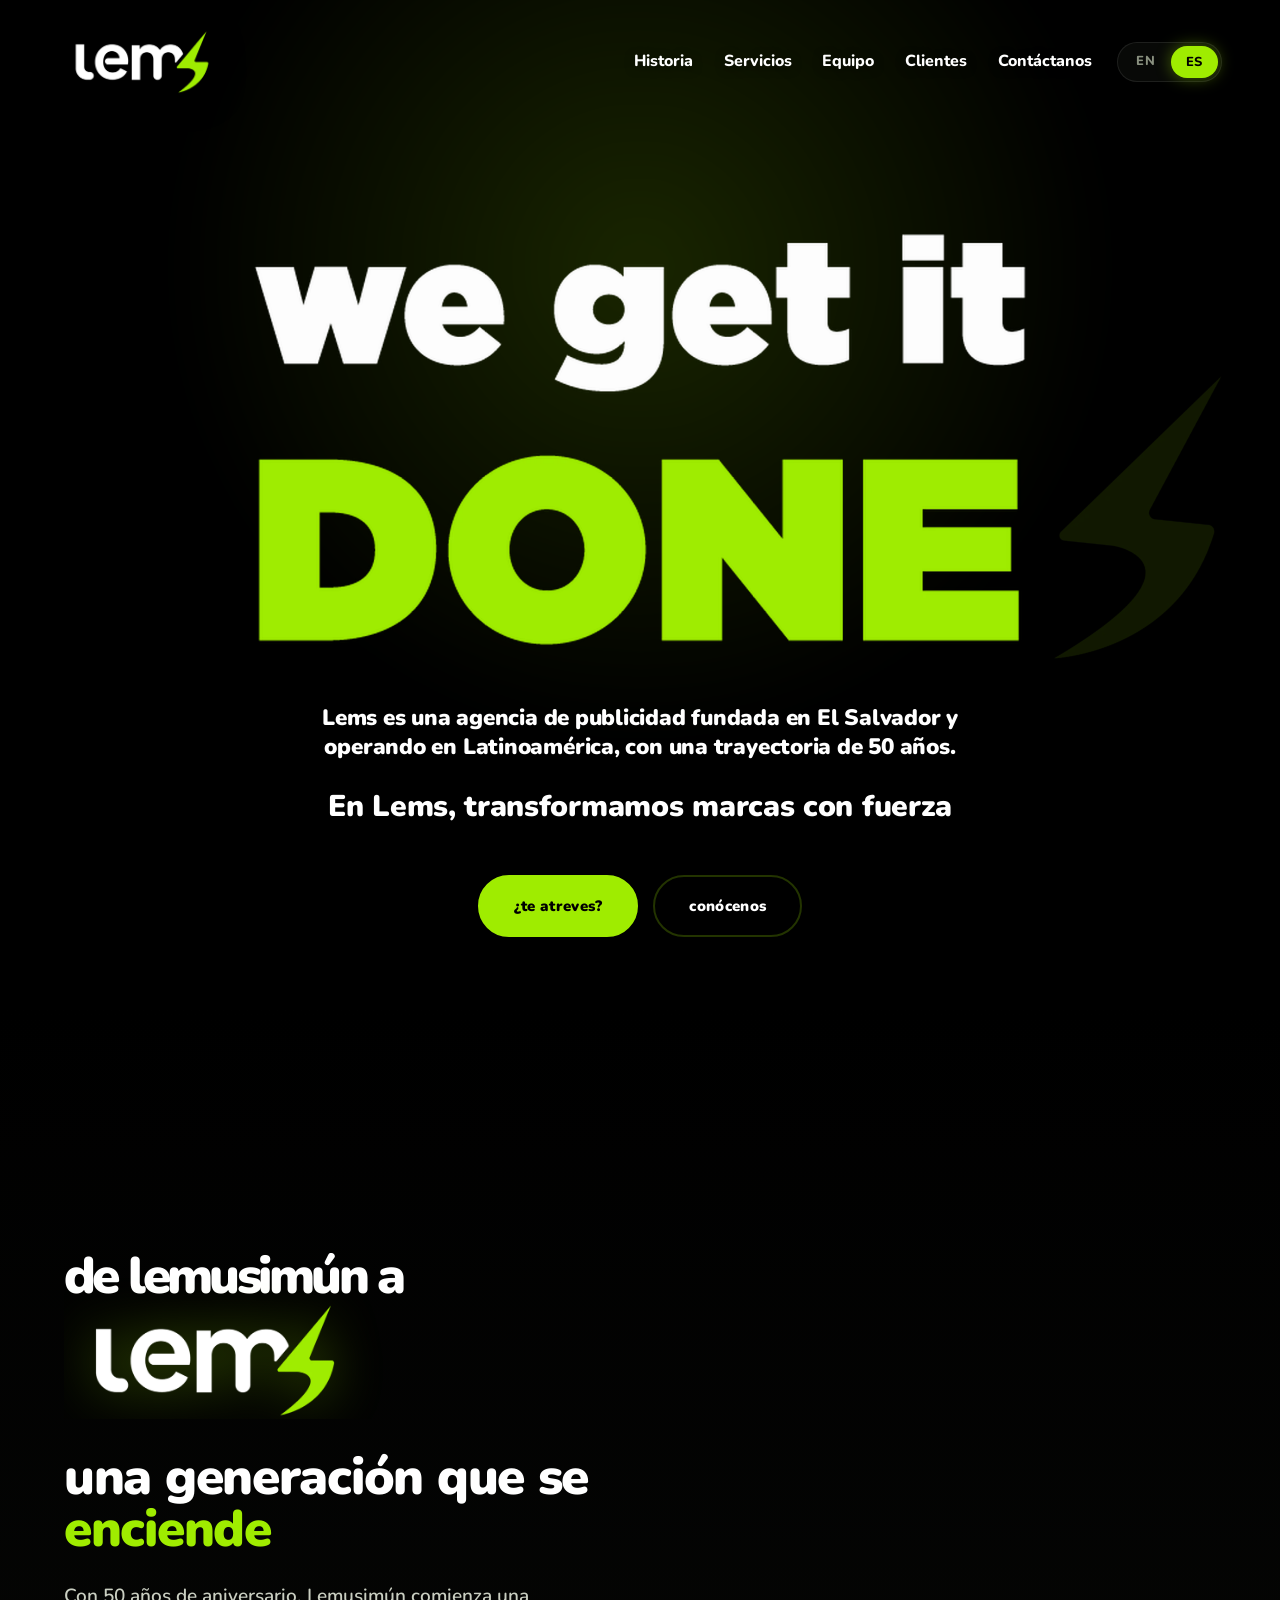
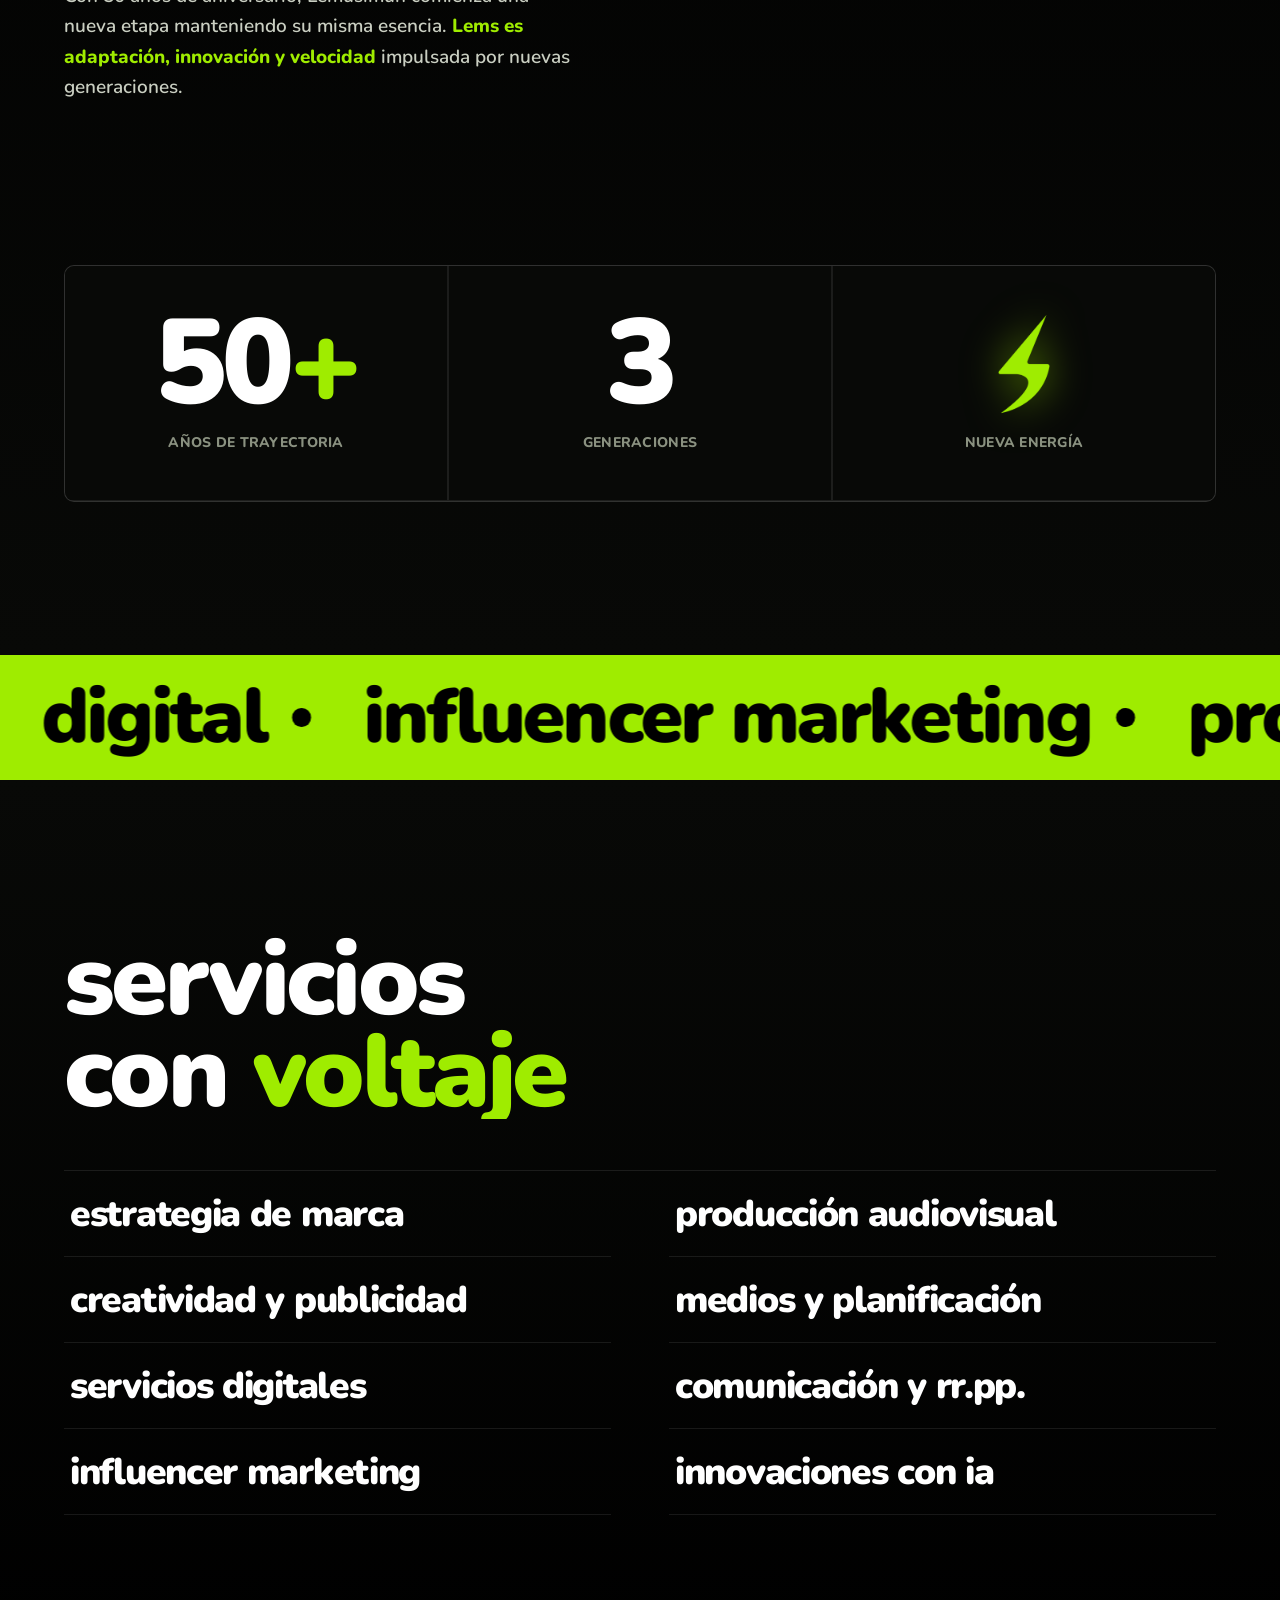
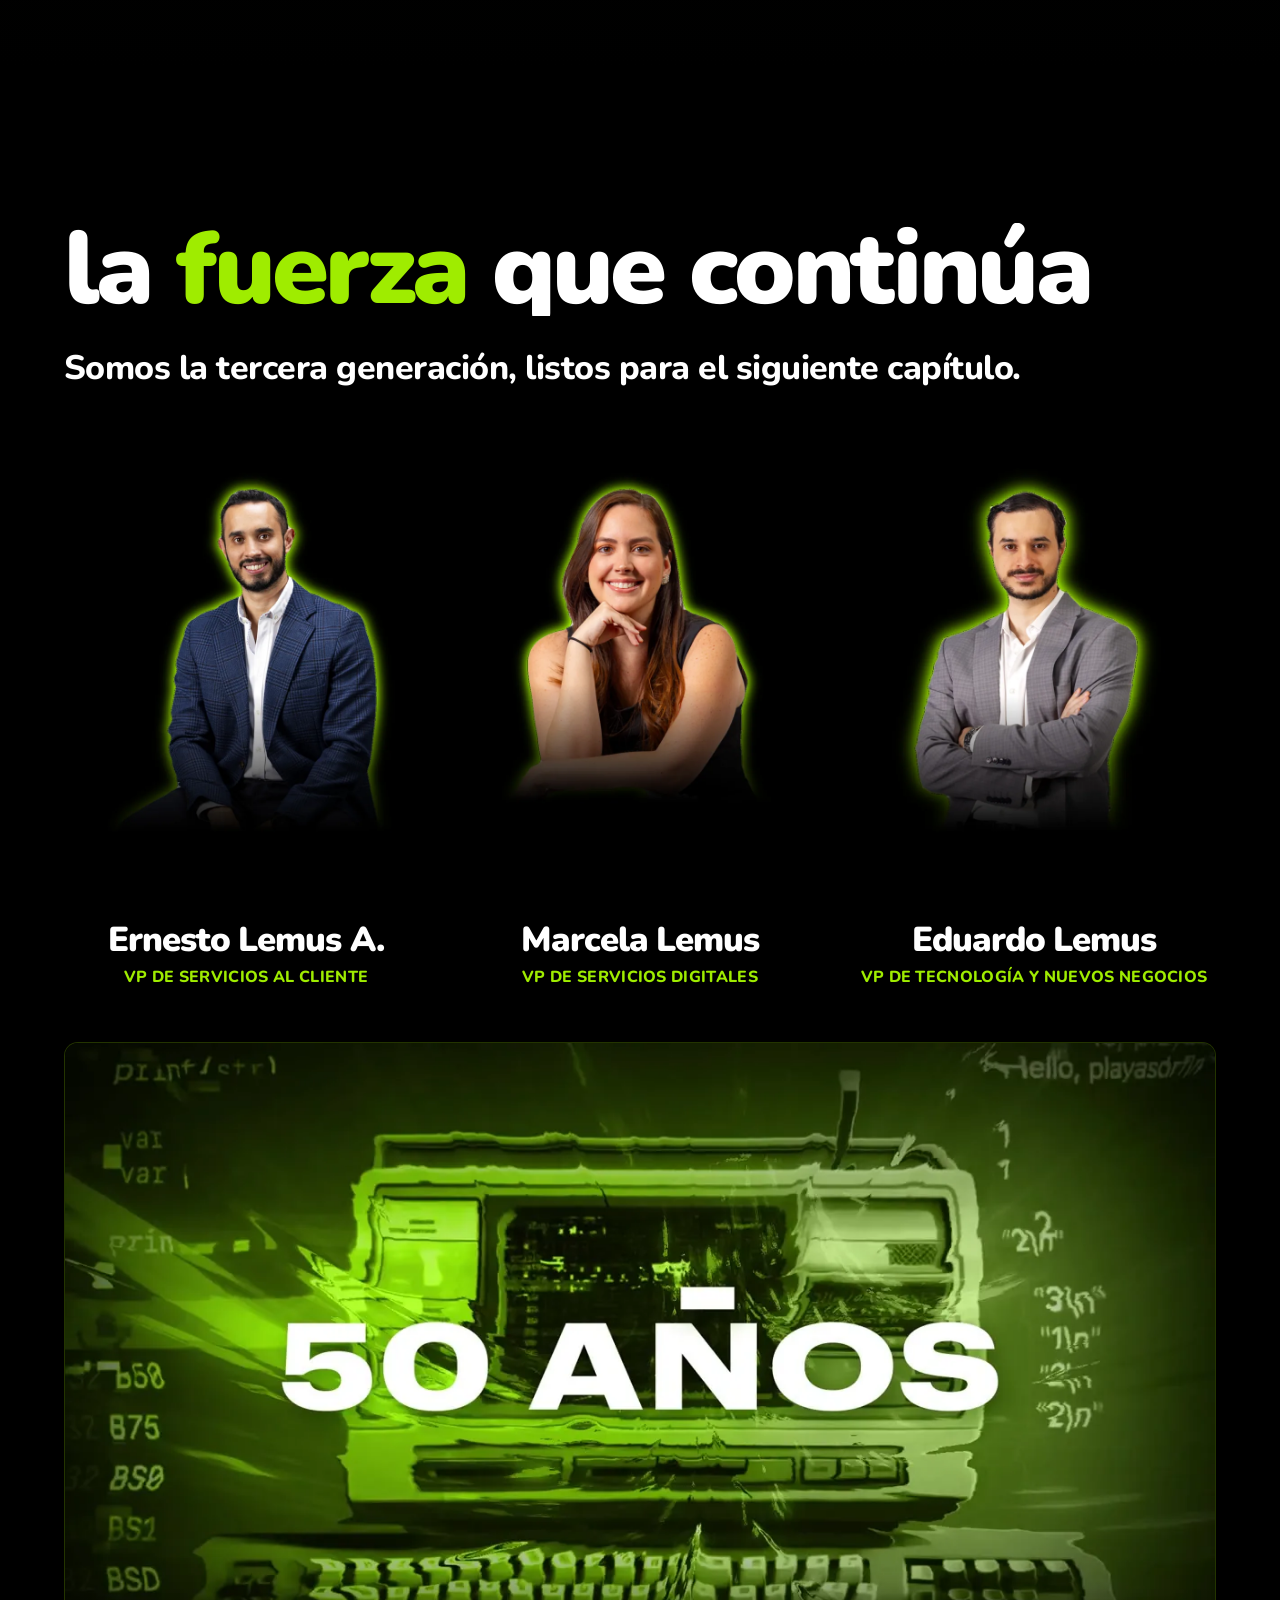
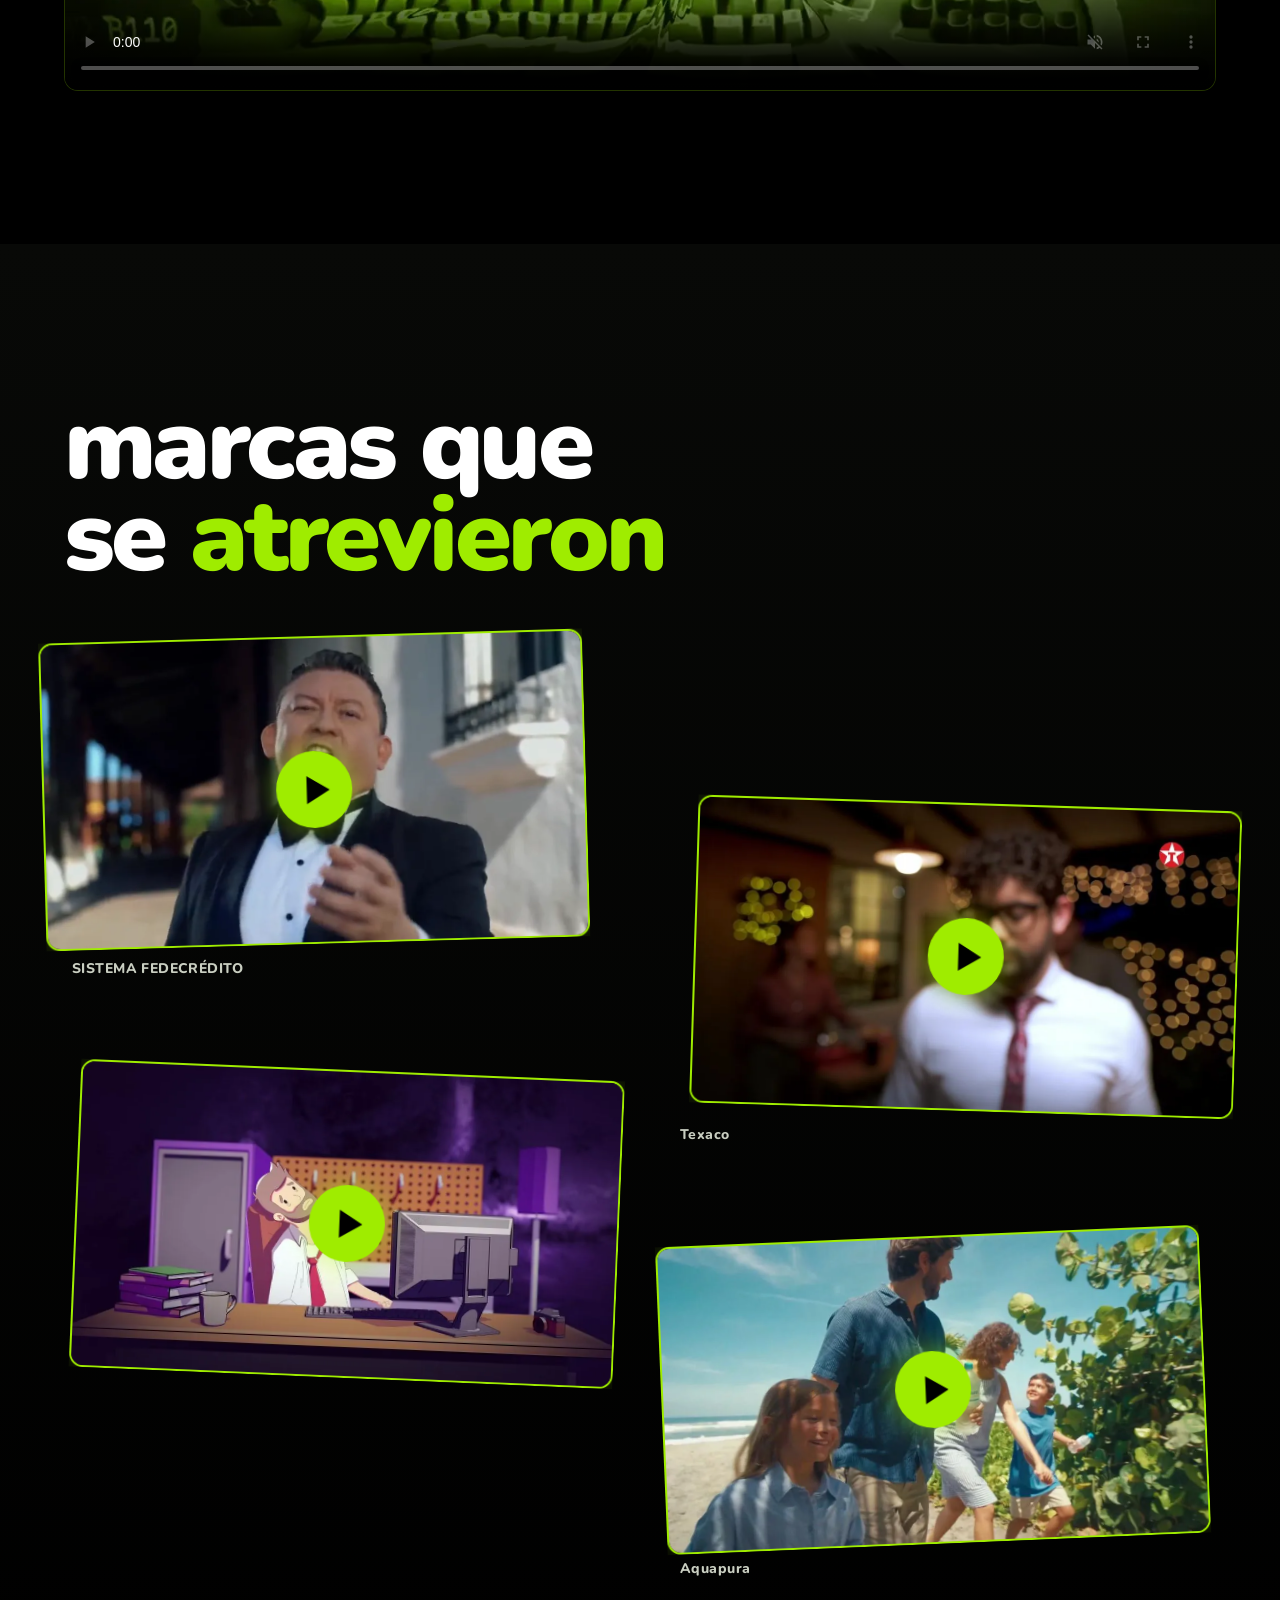
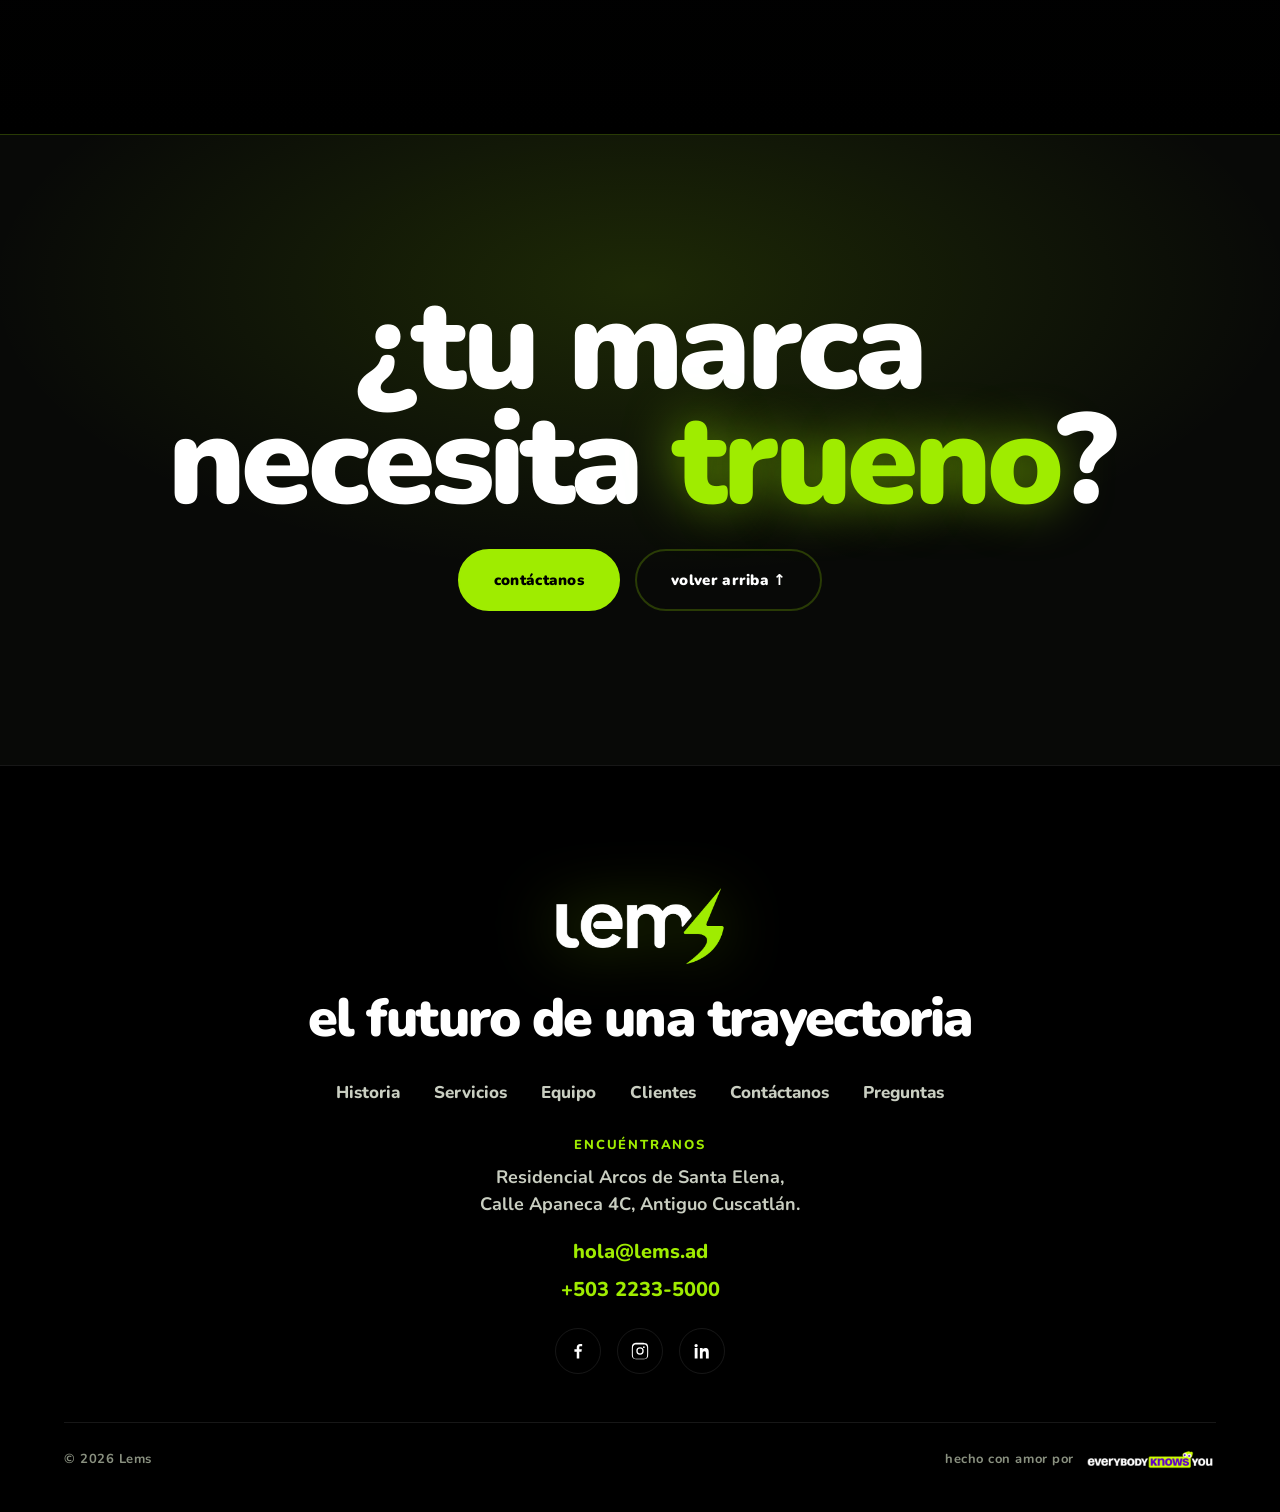
<file: index.html>
<!doctype html>
<html lang="es">
<head>
<meta charset="utf-8">
<meta name="viewport" content="width=device-width, initial-scale=1, viewport-fit=cover">
<title>Agencia de publicidad en El Salvador | Lems (antes Lemusimún)</title>
<meta name="description" content="Agencia de publicidad en El Salvador desde 1976: estrategia, creatividad, medios, producción, influencers e IA. Lems, antes Lemusimún. Escríbenos.">
<meta name="keywords" content="agencia de publicidad El Salvador, agencia de publicidad digital El Salvador, agencia creativa El Salvador, boutique creativa El Salvador, agencia de publicidad San Salvador, agencia de publicidad Antiguo Cuscatlán, Lems, Lems Agency, Lemusimún, Lemusimún Publicidad, agencia de medios El Salvador, influencer marketing El Salvador, producción audiovisual El Salvador, relaciones públicas El Salvador, advertising agency El Salvador">
<link rel="canonical" href="https://lems.ad/">
<link rel="alternate" hreflang="es" href="https://lems.ad/">
<link rel="alternate" hreflang="es-SV" href="https://lems.ad/">
<link rel="alternate" hreflang="en" href="https://lems.ad/en/">
<link rel="alternate" hreflang="x-default" href="https://lems.ad/">

<meta property="og:type" content="website">
<meta property="og:site_name" content="Lems">
<meta property="og:title" content="Agencia de publicidad en El Salvador | Lems (antes Lemusimún)">
<meta property="og:description" content="50 años de trayectoria, una nueva energía. Lems (antes Lemusimún), agencia de publicidad en El Salvador desde 1976. We get it done.">
<meta property="og:url" content="https://lems.ad/">
<meta property="og:image" content="https://lems.ad/assets/images/social-share/social-share-lems-lems.ad.jpg">
<meta property="og:image:width" content="1200">
<meta property="og:image:height" content="630">
<meta property="og:image:alt" content="Lems, agencia de publicidad en El Salvador: we get it done">
<meta property="og:locale" content="es_SV">
<meta property="og:locale:alternate" content="en_US">
<meta name="twitter:card" content="summary_large_image">
<meta name="twitter:title" content="Agencia de publicidad en El Salvador | Lems (antes Lemusimún)">
<meta name="twitter:description" content="50 años de trayectoria, una nueva energía. Lems (antes Lemusimún), agencia de publicidad en El Salvador desde 1976. We get it done.">
<meta name="twitter:image" content="https://lems.ad/assets/images/social-share/social-share-lems-lems.ad.jpg">

<meta name="robots" content="index, follow, max-image-preview:large, max-snippet:-1, max-video-preview:-1">
<meta name="author" content="Lems">
<meta name="theme-color" content="#000000">
<meta name="geo.region" content="SV-LI">
<meta name="geo.placename" content="Antiguo Cuscatlán, El Salvador">
<meta http-equiv="content-language" content="es">

<link rel="icon" href="favicon.ico" sizes="any">
<link rel="icon" type="image/png" sizes="32x32" href="favicon-32x32.png">
<link rel="icon" type="image/png" sizes="16x16" href="favicon-16x16.png">
<link rel="apple-touch-icon" sizes="180x180" href="apple-touch-icon.png">
<link rel="manifest" href="site.webmanifest">
<link rel="alternate" type="text/plain" title="llms.txt" href="https://lems.ad/llms.txt">

<link rel="preload" as="image" href="assets/images/hero/hero-we-get-it-done-lems-lems.ad.webp" type="image/webp">
<link rel="preconnect" href="https://fonts.googleapis.com">
<link rel="preconnect" href="https://fonts.gstatic.com" crossorigin>
<link rel="preload" as="style" href="https://fonts.googleapis.com/css2?family=Nunito:wght@400;500;600;700;800;900&amp;display=swap">
<link rel="stylesheet" href="https://fonts.googleapis.com/css2?family=Nunito:wght@400;500;600;700;800;900&amp;display=swap" media="print" onload="this.media='all'">
<noscript><link rel="stylesheet" href="https://fonts.googleapis.com/css2?family=Nunito:wght@400;500;600;700;800;900&amp;display=swap"></noscript>
<link rel="stylesheet" href="assets/css/tokens.css">
<link rel="stylesheet" href="assets/css/styles.css">
<script>document.documentElement.classList.add('js')</script>
<script type="application/ld+json">
{
 "@context": "https://schema.org",
 "@graph": [
  {
   "@type": "Organization",
   "@id": "https://lems.ad/#org",
   "name": "Lems",
   "alternateName": [
    "Lems Agency",
    "Lemusimún",
    "Lemusimún Publicidad",
    "Lemusimun"
   ],
   "url": "https://lems.ad/",
   "logo": "https://lems.ad/assets/images/logos/logo-lems-lems.ad.png",
   "image": "https://lems.ad/assets/images/social-share/social-share-lems-lems.ad.jpg",
   "legalName": "Lemusimún Publicidad, S.A. de C.V.",
   "slogan": "We get it done",
   "description": "Lems (antes Lemusimún) es una agencia de publicidad integral en El Salvador, fundada en 1976 y dirigida hoy por una tercera generación. Une 50 años de conocimiento del mercado salvadoreño con estrategia, creatividad, medios, producción, influencer marketing e IA.",
   "foundingDate": "1976",
   "areaServed": [
    {
     "@type": "Country",
     "name": "El Salvador"
    },
    {
     "@type": "Place",
     "name": "Latinoamérica"
    }
   ],
   "knowsLanguage": [
    "es",
    "en"
   ],
   "knowsAbout": [
    "Estrategia de marca",
    "Creatividad y publicidad",
    "Servicios digitales",
    "Influencer marketing",
    "Producción audiovisual",
    "Medios y planificación",
    "Comunicación y relaciones públicas",
    "Innovaciones con IA",
    "Publicidad",
    "Mercadeo",
    "Compra de medios"
   ],
   "email": "hola@lems.ad",
   "telephone": "+50322335000",
   "contactPoint": {
    "@type": "ContactPoint",
    "telephone": "+50322335000",
    "email": "hola@lems.ad",
    "contactType": "sales",
    "areaServed": "SV",
    "availableLanguage": [
     "es",
     "en"
    ]
   },
   "address": {
    "@type": "PostalAddress",
    "streetAddress": "Residencial Arcos de Santa Elena, Calle Apaneca 4C",
    "addressLocality": "Antiguo Cuscatlán",
    "addressRegion": "La Libertad",
    "addressCountry": "SV"
   },
   "employee": [
    {
     "@id": "https://lems.ad/#ernesto-lemus"
    },
    {
     "@id": "https://lems.ad/#marcela-lemus"
    },
    {
     "@id": "https://lems.ad/#eduardo-lemus"
    }
   ],
   "sameAs": [
    "https://www.facebook.com/lemsagency/",
    "https://www.instagram.com/lems_agency/",
    "https://www.linkedin.com/company/lemsagency"
   ]
  },
  {
   "@type": [
    "ProfessionalService",
    "LocalBusiness"
   ],
   "@id": "https://lems.ad/#agency",
   "name": "Lems, agencia de publicidad",
   "parentOrganization": {
    "@id": "https://lems.ad/#org"
   },
   "description": "Agencia de publicidad en El Salvador desde 1976.",
   "url": "https://lems.ad/",
   "image": "https://lems.ad/assets/images/social-share/social-share-lems-lems.ad.jpg",
   "logo": "https://lems.ad/assets/images/logos/logo-lems-lems.ad.png",
   "email": "hola@lems.ad",
   "telephone": "+50322335000",
   "address": {
    "@type": "PostalAddress",
    "streetAddress": "Residencial Arcos de Santa Elena, Calle Apaneca 4C",
    "addressLocality": "Antiguo Cuscatlán",
    "addressRegion": "La Libertad",
    "addressCountry": "SV"
   },
   "areaServed": [
    {
     "@type": "Country",
     "name": "El Salvador"
    },
    {
     "@type": "Place",
     "name": "Latinoamérica"
    }
   ],
   "serviceType": [
    "Estrategia de marca",
    "Creatividad y publicidad",
    "Servicios digitales",
    "Influencer marketing",
    "Producción audiovisual",
    "Medios y planificación",
    "Comunicación y relaciones públicas",
    "Innovaciones con IA"
   ],
   "currenciesAccepted": "USD",
   "openingHoursSpecification": [
    {
     "@type": "OpeningHoursSpecification",
     "dayOfWeek": [
      "Monday",
      "Tuesday",
      "Wednesday",
      "Thursday",
      "Friday"
     ],
     "opens": "08:30",
     "closes": "12:30"
    },
    {
     "@type": "OpeningHoursSpecification",
     "dayOfWeek": [
      "Monday",
      "Tuesday",
      "Wednesday",
      "Thursday",
      "Friday"
     ],
     "opens": "14:00",
     "closes": "18:00"
    }
   ],
   "hasOfferCatalog": {
    "@id": "https://lems.ad/#catalog"
   }
  },
  {
   "@type": "OfferCatalog",
   "@id": "https://lems.ad/#catalog",
   "name": "Servicios",
   "itemListElement": [
    {
     "@type": "Offer",
     "itemOffered": {
      "@type": "Service",
      "name": "Estrategia de marca",
      "description": "Posicionamiento, arquitectura y plataforma de marca.",
      "provider": {
       "@id": "https://lems.ad/#org"
      },
      "areaServed": "SV"
     }
    },
    {
     "@type": "Offer",
     "itemOffered": {
      "@type": "Service",
      "name": "Creatividad y publicidad",
      "description": "Conceptos y campañas para medios tradicionales y digitales.",
      "provider": {
       "@id": "https://lems.ad/#org"
      },
      "areaServed": "SV"
     }
    },
    {
     "@type": "Offer",
     "itemOffered": {
      "@type": "Service",
      "name": "Servicios digitales",
      "description": "Estrategia digital, pauta, contenido y redes sociales.",
      "provider": {
       "@id": "https://lems.ad/#org"
      },
      "areaServed": "SV"
     }
    },
    {
     "@type": "Offer",
     "itemOffered": {
      "@type": "Service",
      "name": "Influencer marketing",
      "description": "Selección, gestión y medición de campañas con creadores.",
      "provider": {
       "@id": "https://lems.ad/#org"
      },
      "areaServed": "SV"
     }
    },
    {
     "@type": "Offer",
     "itemOffered": {
      "@type": "Service",
      "name": "Producción audiovisual",
      "description": "Comerciales, video y contenido para todas las pantallas.",
      "provider": {
       "@id": "https://lems.ad/#org"
      },
      "areaServed": "SV"
     }
    },
    {
     "@type": "Offer",
     "itemOffered": {
      "@type": "Service",
      "name": "Medios y planificación",
      "description": "Estrategia, planificación y compra de medios.",
      "provider": {
       "@id": "https://lems.ad/#org"
      },
      "areaServed": "SV"
     }
    },
    {
     "@type": "Offer",
     "itemOffered": {
      "@type": "Service",
      "name": "Comunicación y relaciones públicas",
      "description": "Relaciones públicas y comunicación corporativa.",
      "provider": {
       "@id": "https://lems.ad/#org"
      },
      "areaServed": "SV"
     }
    },
    {
     "@type": "Offer",
     "itemOffered": {
      "@type": "Service",
      "name": "Innovaciones con IA",
      "description": "Herramientas y procesos con inteligencia artificial para marcas.",
      "provider": {
       "@id": "https://lems.ad/#org"
      },
      "areaServed": "SV"
     }
    }
   ]
  },
  {
   "@type": "WebSite",
   "@id": "https://lems.ad/#website",
   "url": "https://lems.ad/",
   "name": "Lems",
   "inLanguage": [
    "es",
    "en"
   ],
   "publisher": {
    "@id": "https://lems.ad/#org"
   },
   "about": {
    "@id": "https://lems.ad/#org"
   }
  },
  {
   "@type": "WebPage",
   "@id": "https://lems.ad/#webpage",
   "url": "https://lems.ad/",
   "name": "Agencia de publicidad en El Salvador | Lems (antes Lemusimún)",
   "inLanguage": "es",
   "isPartOf": {
    "@id": "https://lems.ad/#website"
   },
   "about": {
    "@id": "https://lems.ad/#org"
   }
  },
  {
   "@type": "Person",
   "@id": "https://lems.ad/#ernesto-lemus",
   "name": "Ernesto Lemus A.",
   "jobTitle": "VP de Servicios al Cliente",
   "sameAs": [
    "https://www.linkedin.com/in/ernestolemusalvarez/"
   ],
   "worksFor": {
    "@id": "https://lems.ad/#org"
   }
  },
  {
   "@type": "Person",
   "@id": "https://lems.ad/#marcela-lemus",
   "name": "Marcela Lemus",
   "jobTitle": "VP de Servicios Digitales",
   "sameAs": [
    "https://www.linkedin.com/in/marcela-lemus-walsh/"
   ],
   "worksFor": {
    "@id": "https://lems.ad/#org"
   }
  },
  {
   "@type": "Person",
   "@id": "https://lems.ad/#eduardo-lemus",
   "name": "Eduardo Lemus",
   "jobTitle": "VP de Tecnología y Nuevos Negocios",
   "sameAs": [
    "https://www.linkedin.com/in/tatolemus/"
   ],
   "worksFor": {
    "@id": "https://lems.ad/#org"
   }
  }
 ]
}
</script>
</head>
<body data-assets="assets/">

<div class="progress" id="progress"></div>
<div id="ambient" aria-hidden="true"></div>
<div id="sparks" aria-hidden="true"></div>

<nav class="nav" id="nav" aria-label="Principal">
  <div class="nav__in">
    <a class="nav__logo" href="#top" aria-label="Lems, inicio"><img src="assets/images/logos/logo-lems-lems.ad.webp" alt="Lems, agencia de publicidad" width="700" height="267"></a>
    <div class="nav__right">
      <div class="nav__links">
        <a href="#historia">Historia</a>
        <a href="#servicios">Servicios</a>
        <a href="#equipo">Equipo</a>
        <a href="#clientes">Clientes</a>
        <a href="#nosotros">Contáctanos</a>
      </div>
      <div class="langtoggle" role="group" aria-label="Idioma / Language">
        <a class="langopt" href="en/index.html" hreflang="en" lang="en">EN</a>
        <span class="langopt is-active" aria-current="true">ES</span>
      </div>
      <button class="nav__burger" id="burger" aria-label="Menú" aria-expanded="false"><span></span><span></span><span></span></button>
    </div>
  </div>
  <div class="nav__panel" id="panel">
    <a href="#historia">historia</a>
    <a href="#servicios">servicios</a>
    <a href="#equipo">equipo</a>
    <a href="#clientes">clientes</a>
    <a href="#nosotros">contáctanos</a>
  </div>
</nav>

<main>
<header class="hero" id="top">
  <div class="hero__glow" aria-hidden="true"></div>
  <div class="wrap hero__in">
    <img class="hero__rayo" src="assets/images/icons/icon-rayo-lems-lems.ad.webp" alt="" aria-hidden="true" width="420" height="525">
    <img class="hero__done" src="assets/images/hero/hero-we-get-it-done-lems-lems.ad.webp" alt="We get it done" width="1600" height="870" fetchpriority="high">
    <h1 class="hero__h1">Lems es una agencia de publicidad fundada en El Salvador y operando en Latinoamérica, con una trayectoria de 50 años.</h1>
    <p class="hero__tag"><b>En Lems, transformamos marcas con fuerza</b></p>
    <div class="hero__cta">
      <a href="#nosotros" class="btn btn--solid">¿te atreves?</a>
      <a href="#equipo" class="btn btn--ghost">conócenos</a>
    </div>
  </div>
</header>

<section class="sec hist" id="historia">
  <div class="wrap">
    <div class="hist__body">
      <div class="hist__copy">
        <h2 class="sec__title display hist-title reveal reveal--up">
          <span class="pre">de lemusimún a</span>
          <img class="logo" src="assets/images/logos/logo-lems-lems.ad.webp" alt="Lems" width="700" height="267" loading="lazy">
        </h2>
        <p class="big reveal reveal--up">una generación que se <span class="volt">enciende</span></p>
        <p class="lead reveal reveal--up">Con 50 años de aniversario, Lemusimún comienza una nueva etapa manteniendo su misma esencia. <b>Lems es adaptación, innovación y velocidad</b> impulsada por nuevas generaciones.</p>
      </div>
      <div class="hist__media reveal reveal--clip">
        <div class="frame"><img src="assets/images/gallery/trayectoria-tercera-generacion-lems-lems.ad.webp" alt="Ernesto, Marcela y Eduardo Lemus, tercera generación de Lems: el futuro de una trayectoria" width="1000" height="1173" loading="lazy" decoding="async"></div>
      </div>
    </div>
    <div class="stats">
      <div class="stat reveal reveal--up"><div class="stat__n"><span data-count="50">50</span><span class="u">+</span></div><div class="stat__l">Años de trayectoria</div></div>
      <div class="stat reveal reveal--up"><div class="stat__n"><span data-count="3">3</span></div><div class="stat__l">Generaciones</div></div>
      <div class="stat reveal reveal--up"><img class="stat__rayo" src="assets/images/icons/icon-rayo-lems-lems.ad.webp" alt="" width="420" height="525" loading="lazy"><div class="stat__l">Nueva energía</div></div>
    </div>
  </div>
</section>

<div class="state" aria-hidden="true">
  <div class="state__track">
    <span>creatividad<i class="dot"></i></span><span>estrategia<i class="dot"></i></span><span>digital<i class="dot"></i></span><span>influencer marketing<i class="dot"></i></span><span>producción<i class="dot"></i></span><span>inteligencia artificial<i class="dot"></i></span>
    <span>creatividad<i class="dot"></i></span><span>estrategia<i class="dot"></i></span><span>digital<i class="dot"></i></span><span>influencer marketing<i class="dot"></i></span><span>producción<i class="dot"></i></span><span>inteligencia artificial<i class="dot"></i></span>
  </div>
</div>

<section class="sec serv" id="servicios">
  <div class="wrap">
    <h2 class="sec__title display reveal reveal--up">servicios con <span class="volt">voltaje</span></h2>
    <div class="serv__list">
      <a class="srow reveal reveal--up" href="servicios/index.html#estrategia-de-marca"><span class="srow__name">estrategia de marca</span></a>
      <a class="srow reveal reveal--up" href="servicios/index.html#creatividad-y-publicidad"><span class="srow__name">creatividad y publicidad</span></a>
      <a class="srow reveal reveal--up" href="servicios/index.html#servicios-digitales"><span class="srow__name">servicios digitales</span></a>
      <a class="srow reveal reveal--up" href="servicios/index.html#influencer-marketing"><span class="srow__name">influencer marketing</span></a>
      <a class="srow reveal reveal--up" href="servicios/index.html#produccion-audiovisual"><span class="srow__name">producción audiovisual</span></a>
      <a class="srow reveal reveal--up" href="servicios/index.html#medios-y-planificacion"><span class="srow__name">medios y planificación</span></a>
      <a class="srow reveal reveal--up" href="servicios/index.html#comunicacion-y-relaciones-publicas"><span class="srow__name">comunicación y rr.pp.</span></a>
      <a class="srow reveal reveal--up" href="servicios/index.html#innovaciones-con-ia"><span class="srow__name">innovaciones con ia</span></a>
    </div>
  </div>
</section>

<section class="sec gen" id="equipo">
  <div class="wrap">
    <h2 class="sec__title display wide reveal reveal--up">la <span class="volt">fuerza</span> que continúa</h2>
    <p class="gen__sub reveal reveal--up">Somos la tercera generación, listos para el siguiente capítulo.</p>
    <div class="team">
      <a class="member reveal reveal--up" href="https://www.linkedin.com/in/ernestolemusalvarez/" target="_blank" rel="noopener"><div class="member__ph"><img src="assets/images/team/team-ernesto-lemus-lems-lems.ad.webp" alt="Ernesto Lemus A., VP de Servicios al Cliente de Lems" width="800" height="1000" loading="lazy" decoding="async"></div><div class="member__body"><h3>Ernesto Lemus A.</h3><div class="role">VP de Servicios al Cliente</div></div></a>
      <a class="member reveal reveal--up" href="https://www.linkedin.com/in/marcela-lemus-walsh/" target="_blank" rel="noopener"><div class="member__ph"><img src="assets/images/team/team-marcela-lemus-lems-lems.ad.webp" alt="Marcela Lemus, VP de Servicios Digitales de Lems" width="800" height="1000" loading="lazy" decoding="async"></div><div class="member__body"><h3>Marcela Lemus</h3><div class="role">VP de Servicios Digitales</div></div></a>
      <a class="member reveal reveal--up" href="https://www.linkedin.com/in/tatolemus/" target="_blank" rel="noopener"><div class="member__ph"><img src="assets/images/team/team-eduardo-lemus-lems-lems.ad.webp" alt="Eduardo Lemus, VP de Tecnología y Nuevos Negocios de Lems" width="800" height="1000" loading="lazy" decoding="async"></div><div class="member__body"><h3>Eduardo Lemus</h3><div class="role">VP de Tecnología y Nuevos Negocios</div></div></a>
    </div>
  </div>
  <div class="wrap video">
    <div class="video__frame reveal reveal--scale">
      <video id="lemsvideo" controls muted loop playsinline preload="metadata" poster="assets/images/gallery/poster-video-50-anos-lems-lems.ad.webp" aria-label="Video: Lemusimún cumple 50 años y se convierte en Lems">
        <source src="assets/video/video-50-anos-lems-lems.ad.mp4" type="video/mp4">
      </video>
    </div>
  </div>
</section>

<section class="sec clients" id="clientes">
  <div class="wrap">
    <h2 class="sec__title display wide reveal reveal--up">marcas que se <span class="volt">atrevieron</span></h2>
    <div class="clients__grid">
      <div class="clients__col">
        <div class="clip reveal reveal--up"><video controls preload="none" playsinline poster="assets/images/gallery/poster-campana-fedecredito-lems-lems.ad.webp" aria-label="Campaña de SISTEMA FEDECRÉDITO por Lems"><source src="assets/video/video-campana-fedecredito-lems-lems.ad.mp4" type="video/mp4"></video><button type="button" class="clip__play" aria-label="Reproducir video: SISTEMA FEDECRÉDITO"><span class="clip__btn" aria-hidden="true"></span></button></div><p class="clip-cap reveal reveal--up">SISTEMA FEDECRÉDITO</p>
        <div class="clip reveal reveal--up"><video controls preload="none" playsinline poster="assets/images/gallery/poster-campana-fardel-lems-lems.ad.webp" aria-label="Campaña de Laboratorios Fardel por Lems"><source src="assets/video/video-campana-fardel-lems-lems.ad.mp4" type="video/mp4"></video><button type="button" class="clip__play" aria-label="Reproducir video: Somnium · Laboratorios Fardel"><span class="clip__btn" aria-hidden="true"></span></button></div><p class="clip-cap reveal reveal--up">Somnium · Laboratorios Fardel</p>
      </div>
      <div class="clients__col clients__col--down">
        <div class="clip reveal reveal--up"><video controls preload="none" playsinline poster="assets/images/gallery/poster-campana-texaco-lems-lems.ad.webp" aria-label="Campaña de Texaco por Lems"><source src="assets/video/video-campana-texaco-lems-lems.ad.mp4" type="video/mp4"></video><button type="button" class="clip__play" aria-label="Reproducir video: Texaco"><span class="clip__btn" aria-hidden="true"></span></button></div><p class="clip-cap reveal reveal--up">Texaco</p>
        <div class="clip reveal reveal--up"><video controls preload="none" playsinline poster="assets/images/gallery/poster-campana-aquapura-lems-lems.ad.webp" aria-label="Campaña de Aquapura por Lems"><source src="assets/video/video-campana-aquapura-lems-lems.ad.mp4" type="video/mp4"></video><button type="button" class="clip__play" aria-label="Reproducir video: Aquapura"><span class="clip__btn" aria-hidden="true"></span></button></div><p class="clip-cap reveal reveal--up">Aquapura</p>
      </div>
    </div>
  </div>
</section>

<section class="sec cta" id="nosotros">
  <div class="cta__glow" aria-hidden="true"></div>
  <div class="wrap cta__in">
    <h2 class="display">¿tu marca necesita <span class="volt">trueno</span>?</h2>
    <div class="cta__row">
      <a href="mailto:hola@lems.ad" class="btn btn--solid">contáctanos</a>
      <a href="#top" class="btn btn--ghost">volver arriba ↑</a>
    </div>
  </div>
</section>
</main>

<footer class="foot">
  <div class="wrap">
    <img class="foot__logo" src="assets/images/logos/logo-lems-lems.ad.webp" alt="Lems" width="700" height="267" loading="lazy">
    <div class="foot__slogan">el futuro de una trayectoria</div>
    <nav class="foot__nav" aria-label="Pie de página">
      <a href="#historia">Historia</a>
      <a href="#servicios">Servicios</a>
      <a href="#equipo">Equipo</a>
      <a href="#clientes">Clientes</a>
      <a href="#nosotros">Contáctanos</a>
      <a href="faq/index.html">Preguntas</a>
    </nav>
    <p class="foot__addr"><span class="lbl">Encuéntranos</span>Residencial Arcos de Santa Elena,<br>Calle Apaneca 4C, Antiguo Cuscatlán.</p>
    <a class="foot__email" href="mailto:hola@lems.ad">hola@lems.ad</a><br>
    <a class="foot__email" href="tel:+50322335000" style="margin-top:6px">+503 2233-5000</a>
    <div class="foot__social">
      <a href="https://www.facebook.com/lemsagency/" target="_blank" rel="noopener" aria-label="Facebook"><svg viewBox="0 0 24 24"><path d="M13.5 21v-8h2.7l.4-3.1h-3.1V7.9c0-.9.25-1.5 1.55-1.5H17V3.6c-.3 0-1.3-.1-2.45-.1-2.43 0-4.05 1.48-4.05 4.2v2.2H7.7V13h2.8v8z"/></svg></a>
      <a href="https://www.instagram.com/lems_agency/" target="_blank" rel="noopener" aria-label="Instagram"><svg viewBox="0 0 24 24"><path d="M12 2.2c3.2 0 3.6 0 4.85.07 1.17.05 1.8.25 2.23.42.56.22.96.48 1.38.9.42.42.68.82.9 1.38.17.42.37 1.06.42 2.23.06 1.27.07 1.65.07 4.85s-.01 3.58-.07 4.85c-.05 1.17-.25 1.8-.42 2.23-.22.56-.48.96-.9 1.38-.42.42-.82.68-1.38.9-.42.17-1.06.37-2.23.42-1.27.06-1.65.07-4.85.07s-3.58-.01-4.85-.07c-1.17-.05-1.8-.25-2.23-.42-.56-.22-.96-.48-1.38-.9-.42-.42-.68-.82-.9-1.38-.17-.42-.37-1.06-.42-2.23C2.21 15.58 2.2 15.2 2.2 12s.01-3.58.07-4.85c.05-1.17.25-1.8.42-2.23.22-.56.48-.96.9-1.38.42-.42.82-.68 1.38-.9.42-.17 1.06-.37 2.23-.42C8.42 2.21 8.8 2.2 12 2.2m0 1.98c-3.15 0-3.5.01-4.74.07-.9.04-1.38.19-1.7.32-.43.16-.74.36-1.06.68-.32.32-.52.63-.68 1.06-.13.32-.28.8-.32 1.7-.06 1.24-.07 1.6-.07 4.74s.01 3.5.07 4.74c.04.9.19 1.38.32 1.7.16.43.36.74.68 1.06.32.32.63.52 1.06.68.32.13.8.28 1.7.32 1.24.06 1.6.07 4.74.07s3.5-.01 4.74-.07c.9-.04 1.38-.19 1.7-.32.43-.16.74-.36 1.06-.68.32-.32.52-.63.68-1.06.13-.32.28-.8.32-1.7.06-1.24.07-1.6.07-4.74s-.01-3.5-.07-4.74c-.04-.9-.19-1.38-.32-1.7-.16-.43-.36-.74-.68-1.06-.32-.32-.63-.52-1.06-.68-.32-.13-.8-.28-1.7-.32-1.24-.06-1.6-.07-4.74-.07m0 3.37a4.45 4.45 0 110 8.9 4.45 4.45 0 010-8.9m0 7.34a2.89 2.89 0 100-5.78 2.89 2.89 0 000 5.78m5.66-7.54a1.04 1.04 0 11-2.08 0 1.04 1.04 0 012.08 0"/></svg></a>
      <a href="https://www.linkedin.com/company/lemsagency" target="_blank" rel="noopener" aria-label="LinkedIn"><svg viewBox="0 0 24 24"><path d="M6.94 5.5a2 2 0 11-4 0 2 2 0 014 0M3.25 8.5h3.4V21h-3.4zM9.5 8.5h3.26v1.7h.05c.45-.86 1.56-1.77 3.22-1.77 3.44 0 4.08 2.27 4.08 5.22V21h-3.4v-5.55c0-1.32-.02-3.02-1.84-3.02-1.84 0-2.12 1.44-2.12 2.92V21H9.5z"/></svg></a>
    </div>
    <div class="foot__bar">
      <span>© 2026 Lems</span>
      <span class="foot__made"><span>hecho con amor por</span> <a href="https://everybodyknowsyou.com" target="_blank" rel="noopener" aria-label="everybody knows you"><img class="foot__eky" src="assets/images/logos/logo-everybodyknowsyou-lems.ad.png" alt="everybody knows you" width="360" height="68"></a></span>
    </div>
  </div>
</footer>

<script src="assets/js/main.js" defer></script>
</body>
</html>
</file>
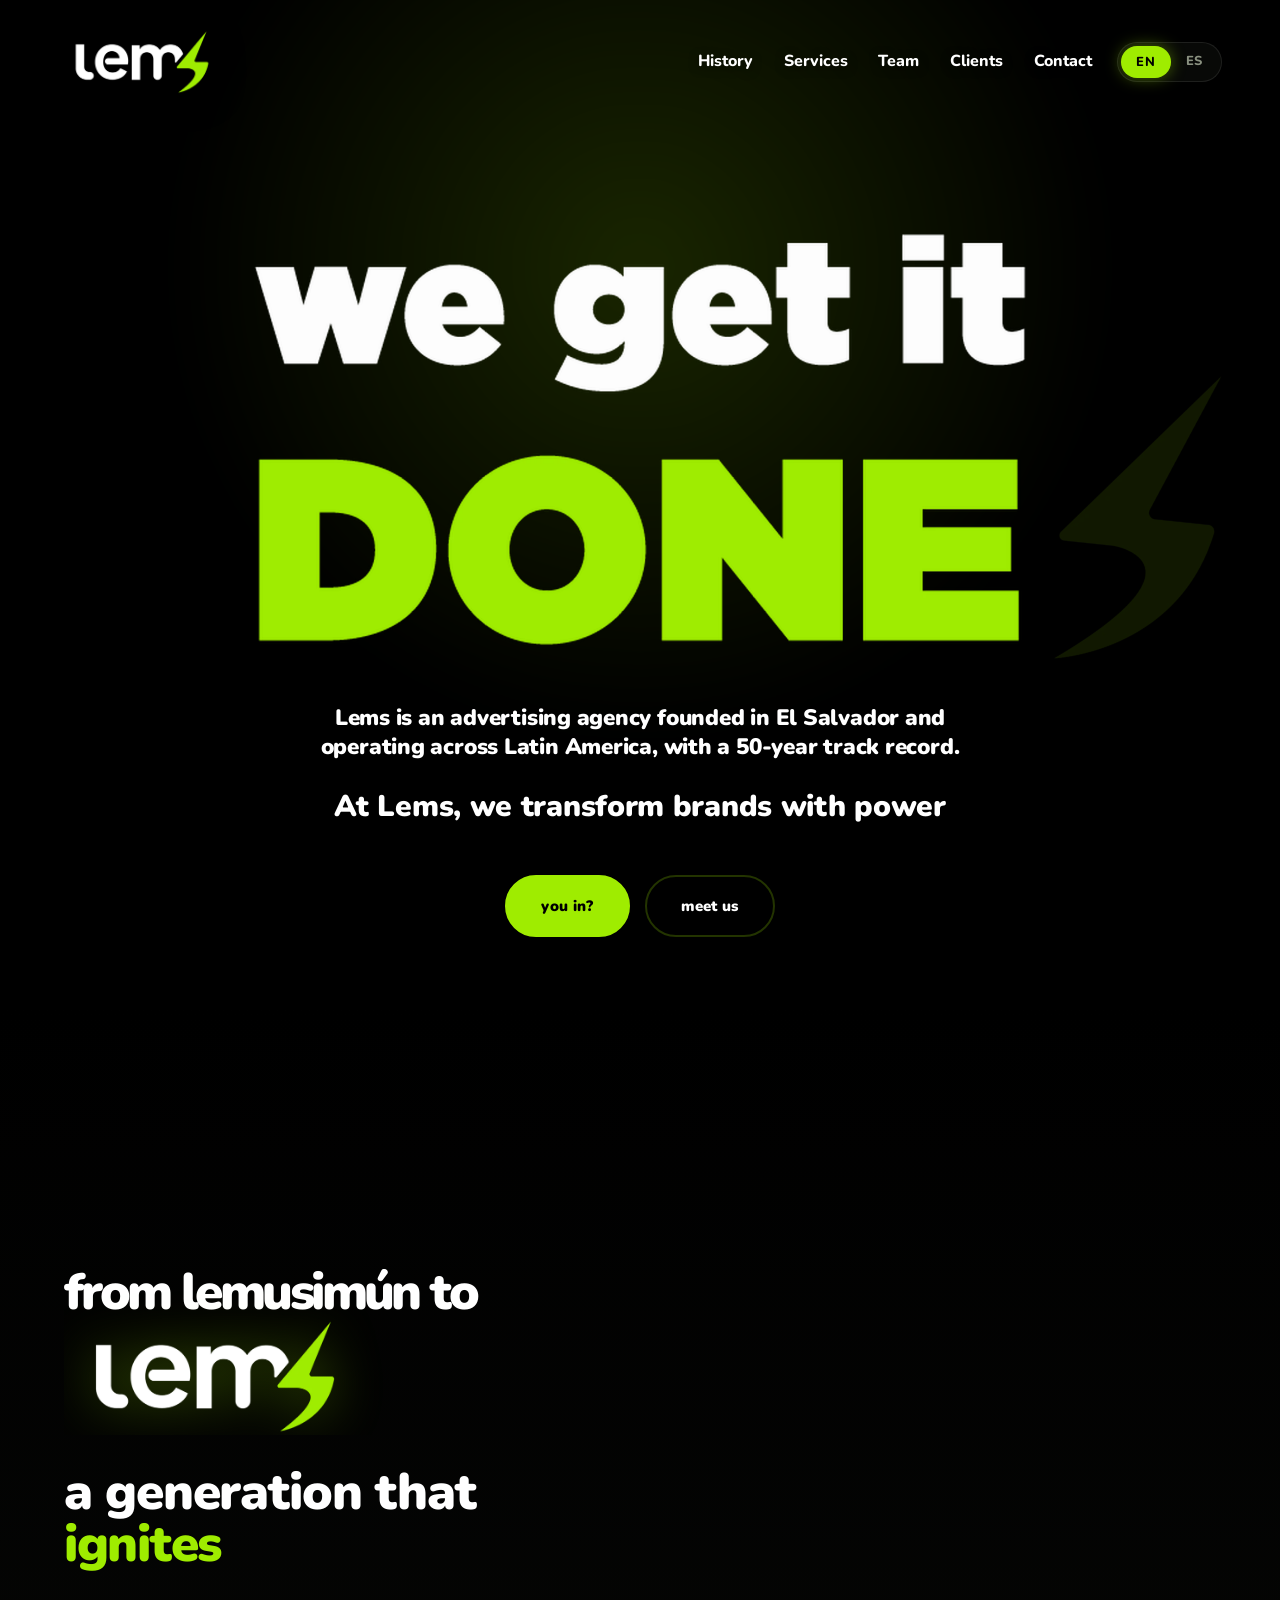
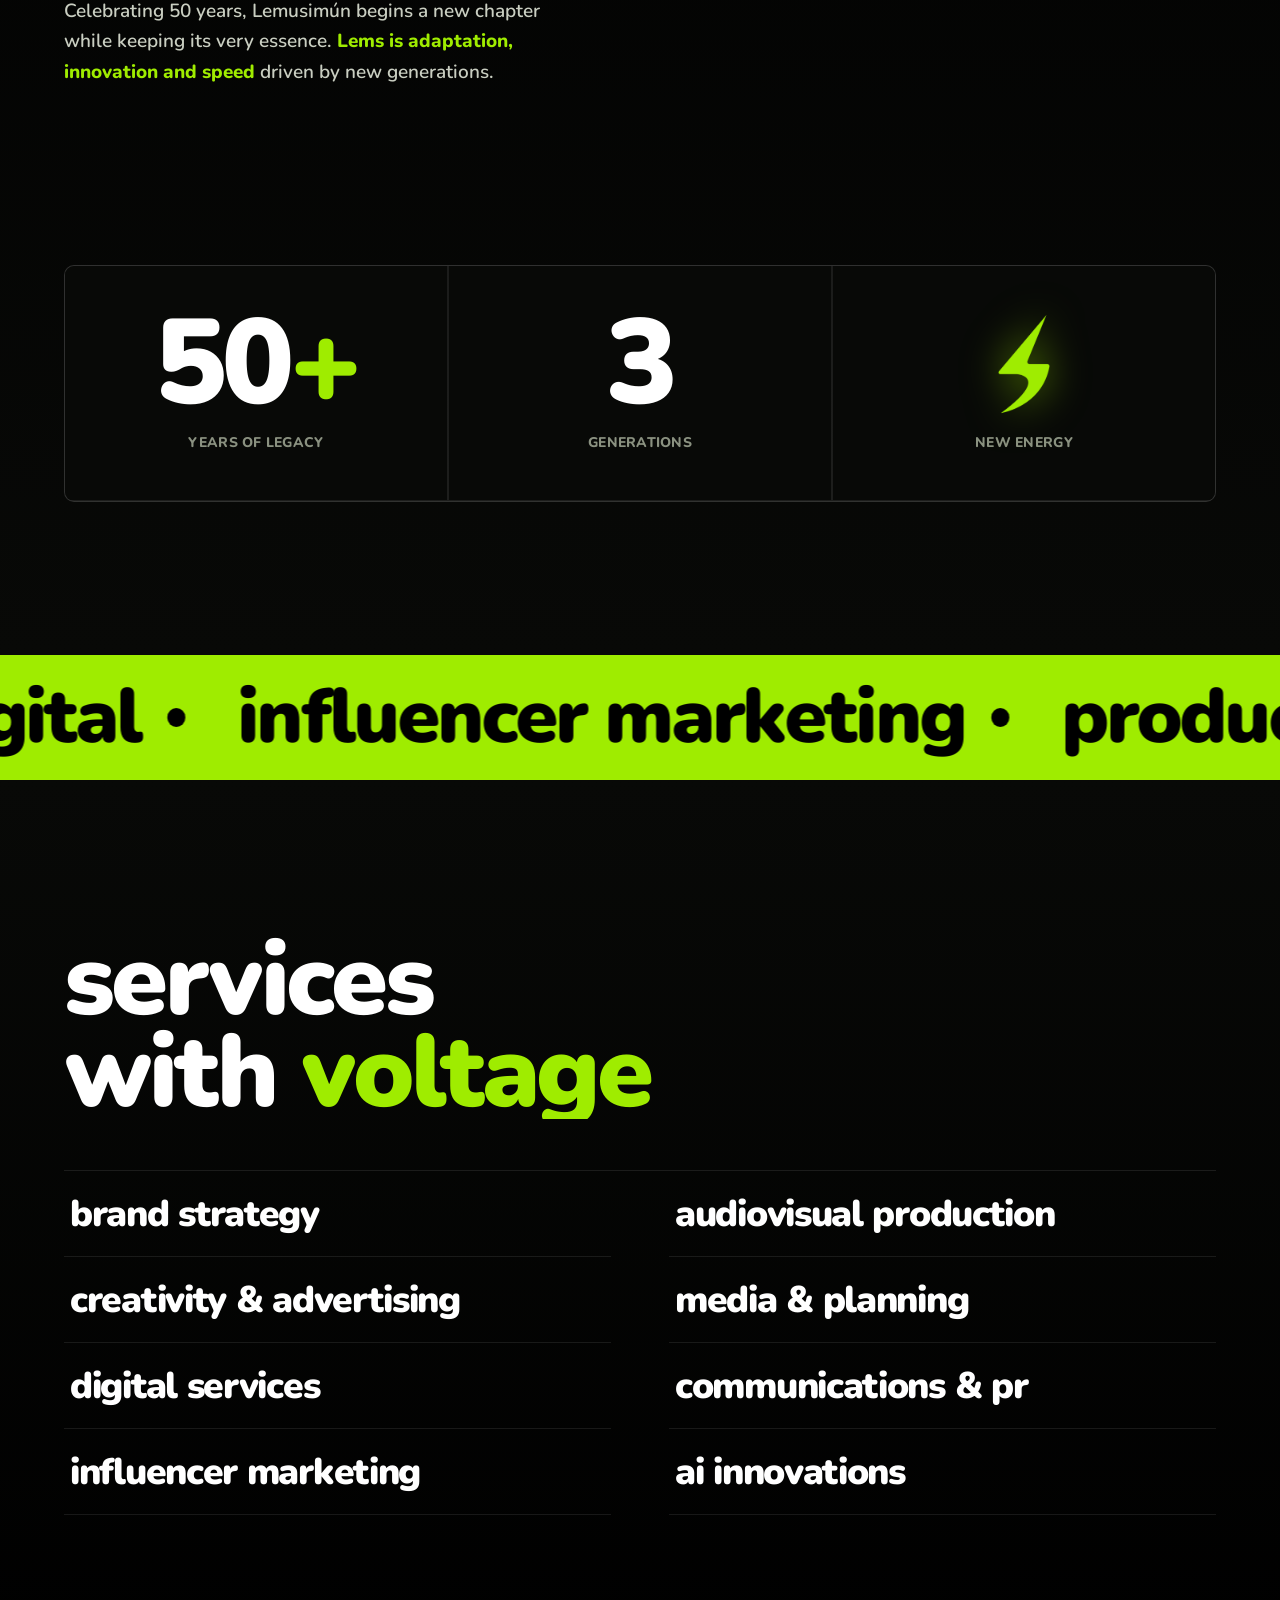
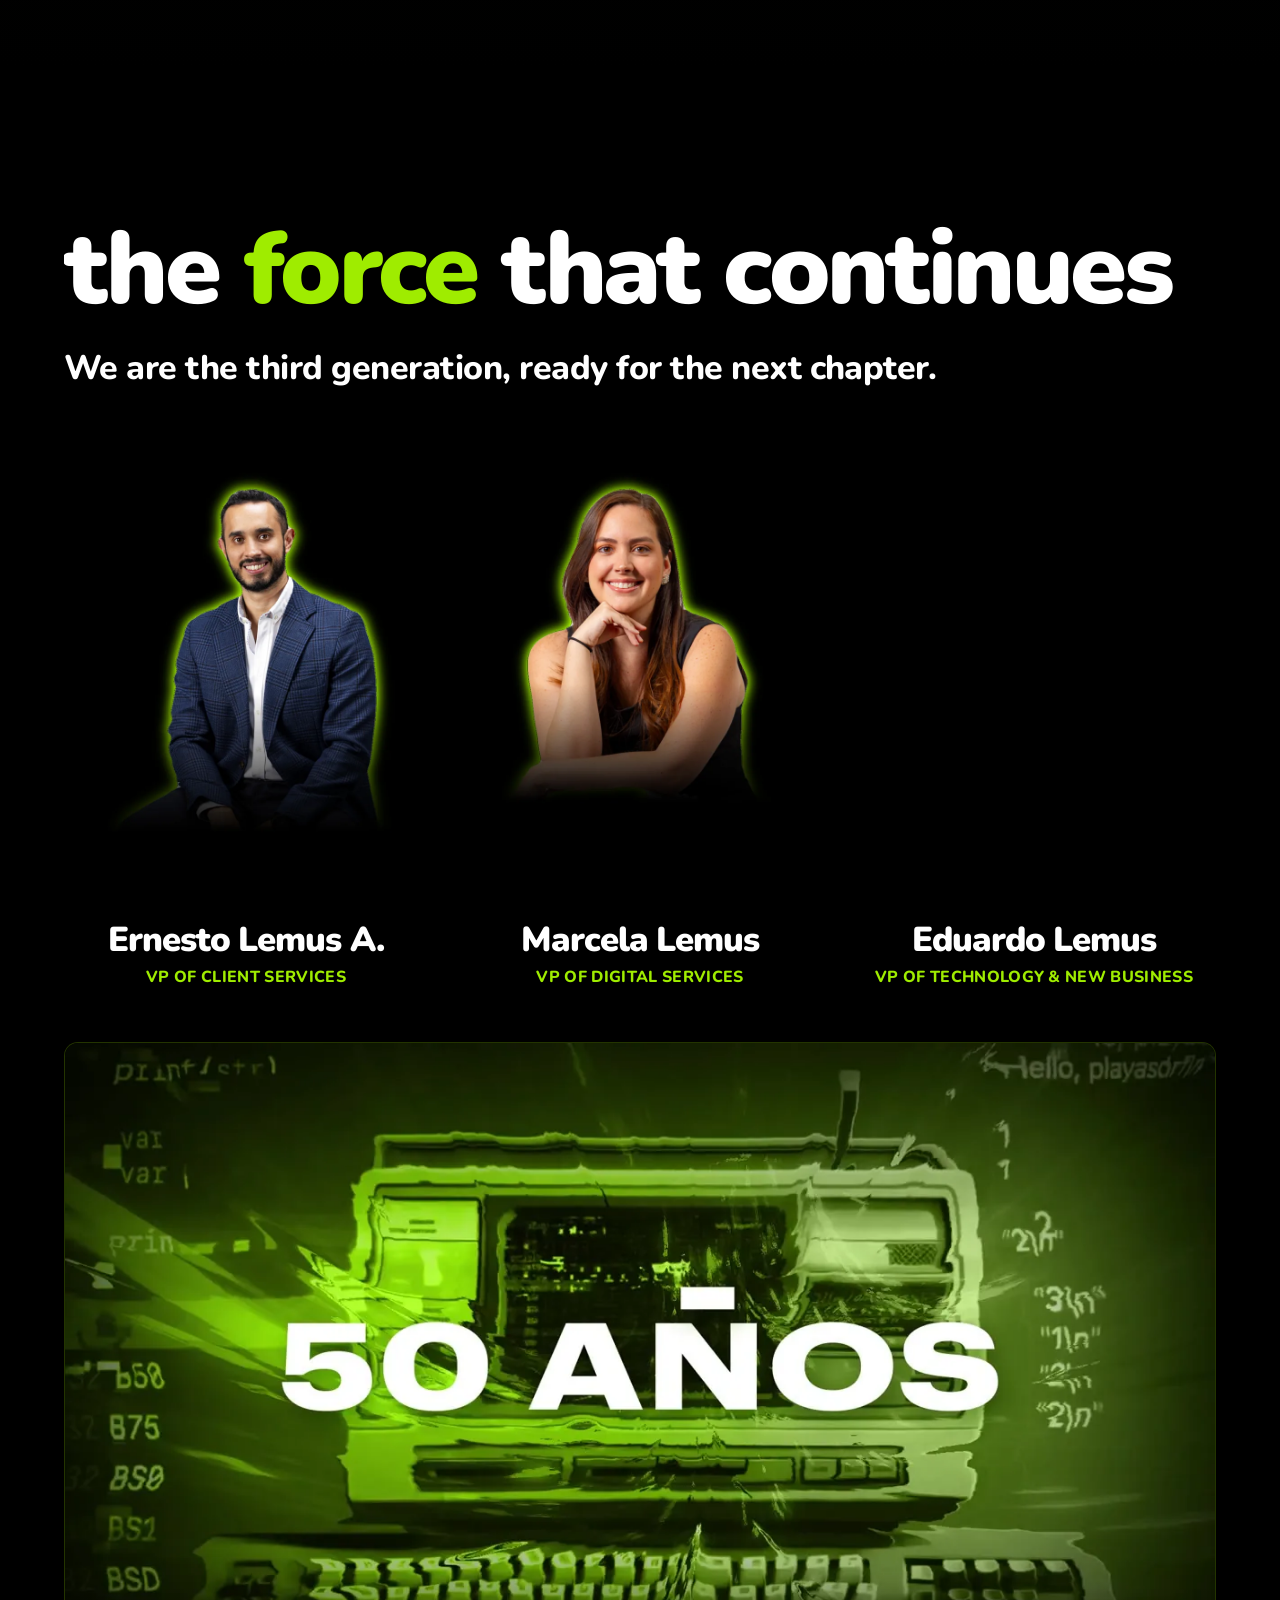
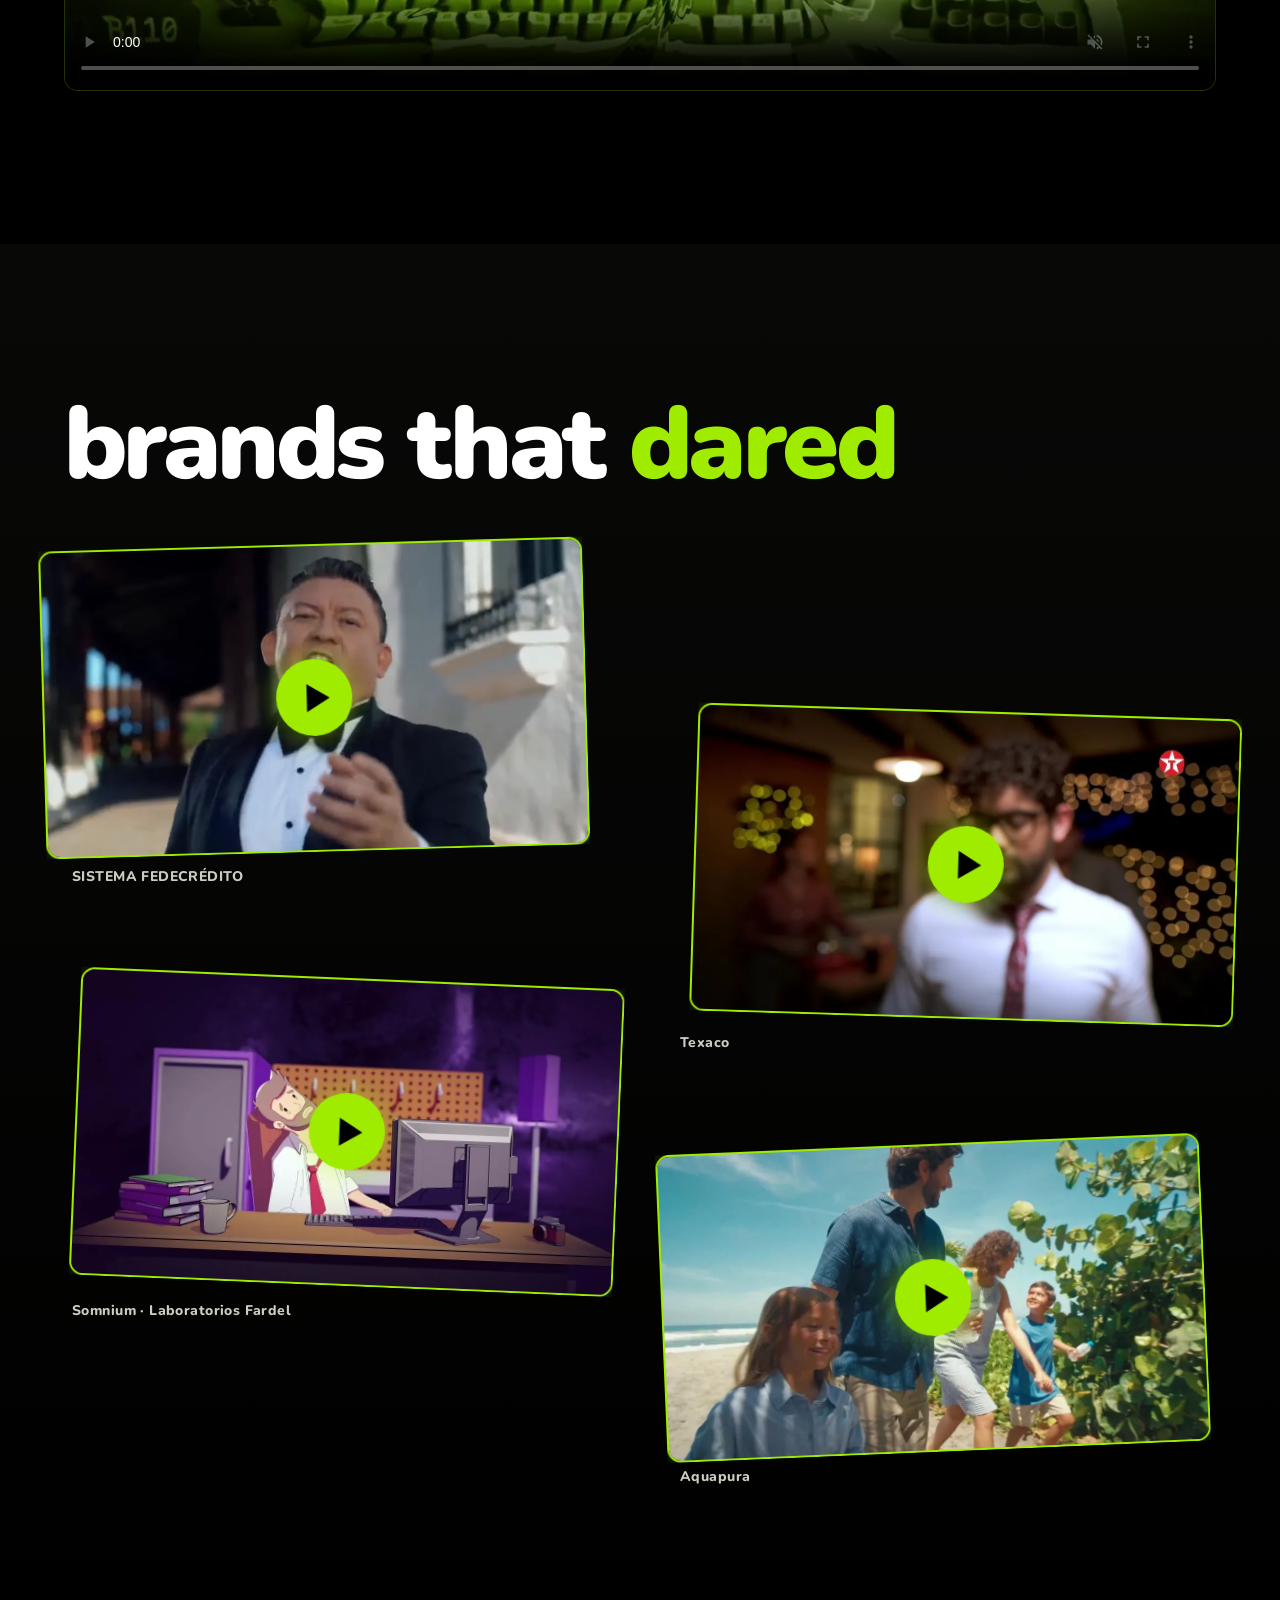
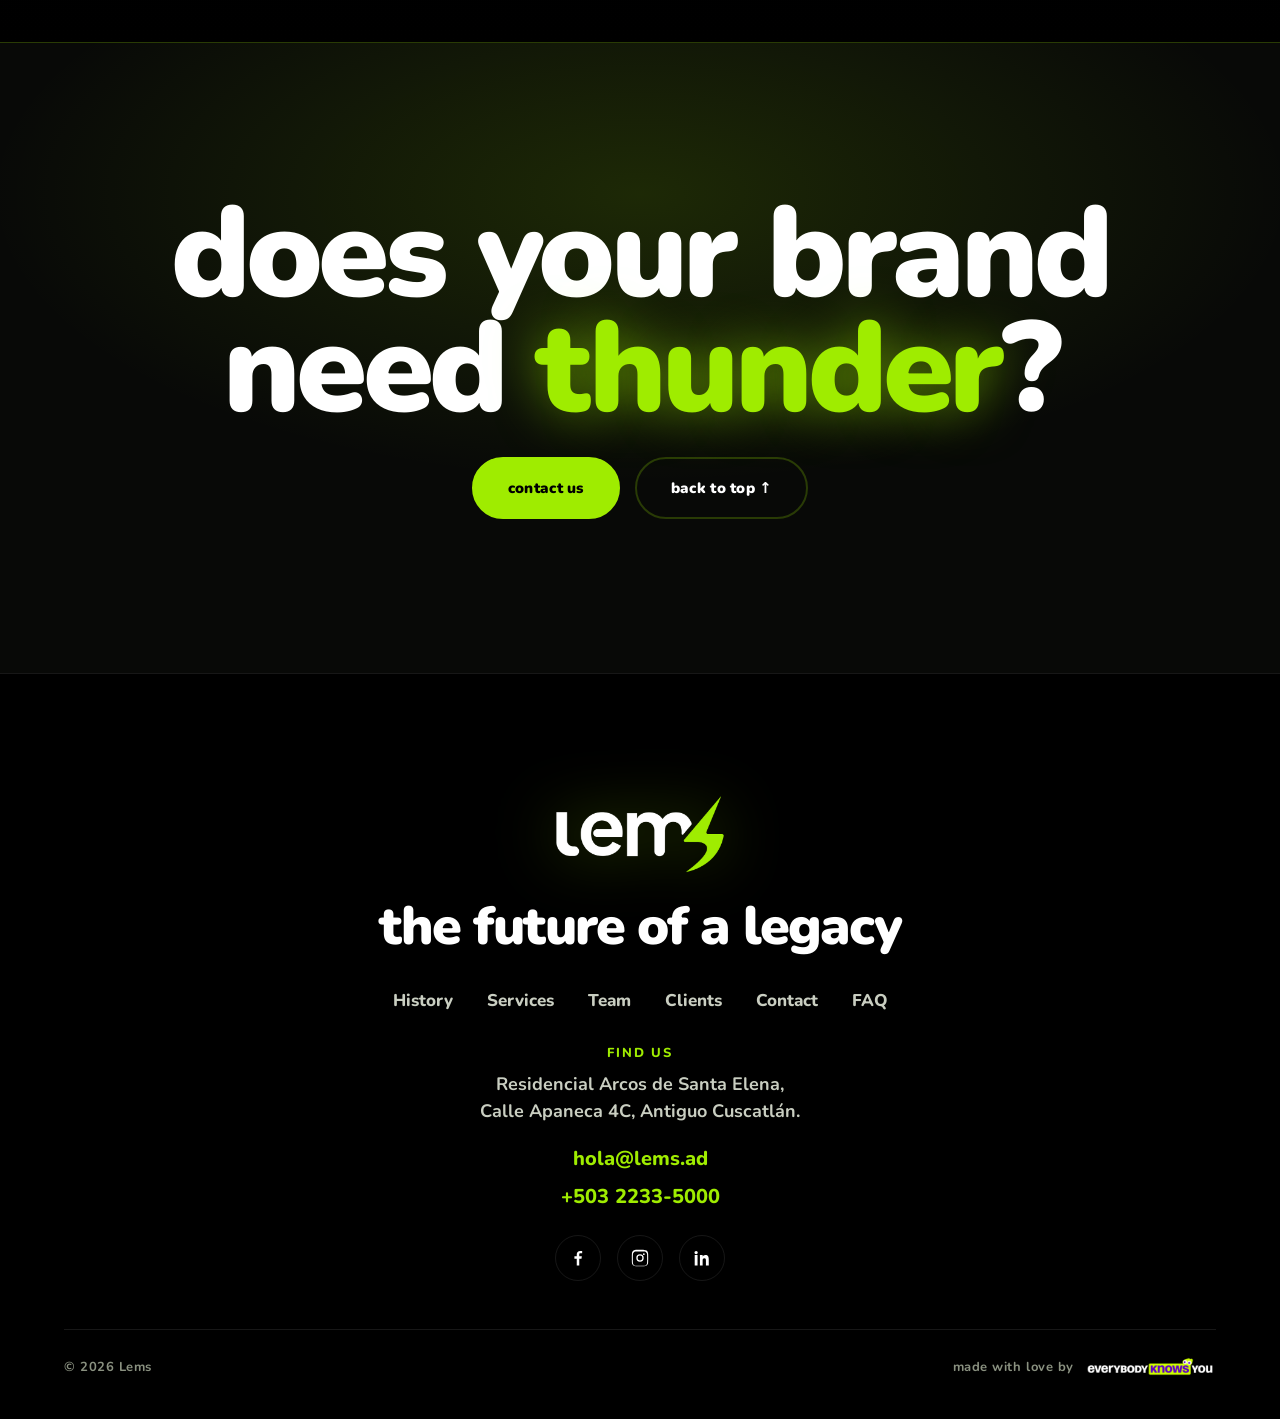
<file: en/index.html>
<!doctype html>
<html lang="en">
<head>
<meta charset="utf-8">
<meta name="viewport" content="width=device-width, initial-scale=1, viewport-fit=cover">
<title>Advertising agency in El Salvador | Lems (formerly Lemusimún)</title>
<meta name="description" content="Advertising agency in El Salvador since 1976: strategy, creative, media, production, influencer marketing and AI. Lems, formerly Lemusimún. Talk to us.">
<meta name="keywords" content="advertising agency El Salvador, digital advertising agency El Salvador, creative agency El Salvador, advertising agency San Salvador, Lems, Lems Agency, Lemusimún, media agency El Salvador, influencer marketing El Salvador, audiovisual production El Salvador, public relations El Salvador, agencia de publicidad El Salvador">
<link rel="canonical" href="https://lems.ad/en/">
<link rel="alternate" hreflang="es" href="https://lems.ad/">
<link rel="alternate" hreflang="es-SV" href="https://lems.ad/">
<link rel="alternate" hreflang="en" href="https://lems.ad/en/">
<link rel="alternate" hreflang="x-default" href="https://lems.ad/">

<meta property="og:type" content="website">
<meta property="og:site_name" content="Lems">
<meta property="og:title" content="Advertising agency in El Salvador | Lems (formerly Lemusimún)">
<meta property="og:description" content="50 years of legacy, a new energy. Lems (formerly Lemusimún), advertising agency in El Salvador since 1976. We get it done.">
<meta property="og:url" content="https://lems.ad/en/">
<meta property="og:image" content="https://lems.ad/assets/images/social-share/social-share-lems-lems.ad.jpg">
<meta property="og:image:width" content="1200">
<meta property="og:image:height" content="630">
<meta property="og:image:alt" content="Lems, advertising agency in El Salvador: we get it done">
<meta property="og:locale" content="en_US">
<meta property="og:locale:alternate" content="es_SV">
<meta name="twitter:card" content="summary_large_image">
<meta name="twitter:title" content="Advertising agency in El Salvador | Lems (formerly Lemusimún)">
<meta name="twitter:description" content="50 years of legacy, a new energy. Lems (formerly Lemusimún), advertising agency in El Salvador since 1976. We get it done.">
<meta name="twitter:image" content="https://lems.ad/assets/images/social-share/social-share-lems-lems.ad.jpg">

<meta name="robots" content="index, follow, max-image-preview:large, max-snippet:-1, max-video-preview:-1">
<meta name="author" content="Lems">
<meta name="theme-color" content="#000000">
<meta name="geo.region" content="SV-LI">
<meta name="geo.placename" content="Antiguo Cuscatlán, El Salvador">
<meta http-equiv="content-language" content="en">

<link rel="icon" href="../favicon.ico" sizes="any">
<link rel="icon" type="image/png" sizes="32x32" href="../favicon-32x32.png">
<link rel="icon" type="image/png" sizes="16x16" href="../favicon-16x16.png">
<link rel="apple-touch-icon" sizes="180x180" href="../apple-touch-icon.png">
<link rel="manifest" href="../site.webmanifest">
<link rel="alternate" type="text/plain" title="llms.txt" href="https://lems.ad/llms.txt">

<link rel="preload" as="image" href="../assets/images/hero/hero-we-get-it-done-lems-lems.ad.webp" type="image/webp">
<link rel="preconnect" href="https://fonts.googleapis.com">
<link rel="preconnect" href="https://fonts.gstatic.com" crossorigin>
<link rel="preload" as="style" href="https://fonts.googleapis.com/css2?family=Nunito:wght@400;500;600;700;800;900&amp;display=swap">
<link rel="stylesheet" href="https://fonts.googleapis.com/css2?family=Nunito:wght@400;500;600;700;800;900&amp;display=swap" media="print" onload="this.media='all'">
<noscript><link rel="stylesheet" href="https://fonts.googleapis.com/css2?family=Nunito:wght@400;500;600;700;800;900&amp;display=swap"></noscript>
<link rel="stylesheet" href="../assets/css/tokens.css">
<link rel="stylesheet" href="../assets/css/styles.css">
<script>document.documentElement.classList.add('js')</script>
<script type="application/ld+json">
{
 "@context": "https://schema.org",
 "@graph": [
  {
   "@type": "Organization",
   "@id": "https://lems.ad/#org",
   "name": "Lems",
   "alternateName": [
    "Lems Agency",
    "Lemusimún",
    "Lemusimún Publicidad",
    "Lemusimun"
   ],
   "url": "https://lems.ad/",
   "logo": "https://lems.ad/assets/images/logos/logo-lems-lems.ad.png",
   "image": "https://lems.ad/assets/images/social-share/social-share-lems-lems.ad.jpg",
   "legalName": "Lemusimún Publicidad, S.A. de C.V.",
   "slogan": "We get it done",
   "description": "Lems (formerly Lemusimún) is a full-service advertising agency in El Salvador, founded in 1976 and now led by a third generation. It combines 50 years of Salvadoran market knowledge with strategy, creative, media, production, influencer marketing and AI.",
   "foundingDate": "1976",
   "areaServed": [
    {
     "@type": "Country",
     "name": "El Salvador"
    },
    {
     "@type": "Place",
     "name": "Latin America"
    }
   ],
   "knowsLanguage": [
    "es",
    "en"
   ],
   "knowsAbout": [
    "Brand strategy",
    "Creativity and advertising",
    "Digital services",
    "Influencer marketing",
    "Audiovisual production",
    "Media & planning",
    "Communications and PR",
    "AI innovations",
    "Advertising",
    "Marketing",
    "Media buying"
   ],
   "email": "hola@lems.ad",
   "telephone": "+50322335000",
   "contactPoint": {
    "@type": "ContactPoint",
    "telephone": "+50322335000",
    "email": "hola@lems.ad",
    "contactType": "sales",
    "areaServed": "SV",
    "availableLanguage": [
     "es",
     "en"
    ]
   },
   "address": {
    "@type": "PostalAddress",
    "streetAddress": "Residencial Arcos de Santa Elena, Calle Apaneca 4C",
    "addressLocality": "Antiguo Cuscatlán",
    "addressRegion": "La Libertad",
    "addressCountry": "SV"
   },
   "employee": [
    {
     "@id": "https://lems.ad/#ernesto-lemus"
    },
    {
     "@id": "https://lems.ad/#marcela-lemus"
    },
    {
     "@id": "https://lems.ad/#eduardo-lemus"
    }
   ],
   "sameAs": [
    "https://www.facebook.com/lemsagency/",
    "https://www.instagram.com/lems_agency/",
    "https://www.linkedin.com/company/lemsagency"
   ]
  },
  {
   "@type": [
    "ProfessionalService",
    "LocalBusiness"
   ],
   "@id": "https://lems.ad/#agency",
   "name": "Lems, advertising agency",
   "parentOrganization": {
    "@id": "https://lems.ad/#org"
   },
   "description": "Advertising agency in El Salvador since 1976.",
   "url": "https://lems.ad/",
   "image": "https://lems.ad/assets/images/social-share/social-share-lems-lems.ad.jpg",
   "logo": "https://lems.ad/assets/images/logos/logo-lems-lems.ad.png",
   "email": "hola@lems.ad",
   "telephone": "+50322335000",
   "address": {
    "@type": "PostalAddress",
    "streetAddress": "Residencial Arcos de Santa Elena, Calle Apaneca 4C",
    "addressLocality": "Antiguo Cuscatlán",
    "addressRegion": "La Libertad",
    "addressCountry": "SV"
   },
   "areaServed": [
    {
     "@type": "Country",
     "name": "El Salvador"
    },
    {
     "@type": "Place",
     "name": "Latin America"
    }
   ],
   "serviceType": [
    "Brand strategy",
    "Creativity and advertising",
    "Digital services",
    "Influencer marketing",
    "Audiovisual production",
    "Media & planning",
    "Communications and PR",
    "AI innovations"
   ],
   "currenciesAccepted": "USD",
   "openingHoursSpecification": [
    {
     "@type": "OpeningHoursSpecification",
     "dayOfWeek": [
      "Monday",
      "Tuesday",
      "Wednesday",
      "Thursday",
      "Friday"
     ],
     "opens": "08:30",
     "closes": "12:30"
    },
    {
     "@type": "OpeningHoursSpecification",
     "dayOfWeek": [
      "Monday",
      "Tuesday",
      "Wednesday",
      "Thursday",
      "Friday"
     ],
     "opens": "14:00",
     "closes": "18:00"
    }
   ],
   "hasOfferCatalog": {
    "@id": "https://lems.ad/#catalog"
   }
  },
  {
   "@type": "OfferCatalog",
   "@id": "https://lems.ad/#catalog",
   "name": "Services",
   "itemListElement": [
    {
     "@type": "Offer",
     "itemOffered": {
      "@type": "Service",
      "name": "Brand strategy",
      "description": "Positioning, brand architecture and brand platform.",
      "provider": {
       "@id": "https://lems.ad/#org"
      },
      "areaServed": "SV"
     }
    },
    {
     "@type": "Offer",
     "itemOffered": {
      "@type": "Service",
      "name": "Creativity and advertising",
      "description": "Concepts and campaigns for traditional and digital media.",
      "provider": {
       "@id": "https://lems.ad/#org"
      },
      "areaServed": "SV"
     }
    },
    {
     "@type": "Offer",
     "itemOffered": {
      "@type": "Service",
      "name": "Digital services",
      "description": "Digital strategy, paid media, content and social media.",
      "provider": {
       "@id": "https://lems.ad/#org"
      },
      "areaServed": "SV"
     }
    },
    {
     "@type": "Offer",
     "itemOffered": {
      "@type": "Service",
      "name": "Influencer marketing",
      "description": "Selecting, managing and measuring creator campaigns.",
      "provider": {
       "@id": "https://lems.ad/#org"
      },
      "areaServed": "SV"
     }
    },
    {
     "@type": "Offer",
     "itemOffered": {
      "@type": "Service",
      "name": "Audiovisual production",
      "description": "Commercials, video and content for every screen.",
      "provider": {
       "@id": "https://lems.ad/#org"
      },
      "areaServed": "SV"
     }
    },
    {
     "@type": "Offer",
     "itemOffered": {
      "@type": "Service",
      "name": "Media & planning",
      "description": "Media strategy, planning and buying.",
      "provider": {
       "@id": "https://lems.ad/#org"
      },
      "areaServed": "SV"
     }
    },
    {
     "@type": "Offer",
     "itemOffered": {
      "@type": "Service",
      "name": "Communications and PR",
      "description": "Public relations and corporate communications.",
      "provider": {
       "@id": "https://lems.ad/#org"
      },
      "areaServed": "SV"
     }
    },
    {
     "@type": "Offer",
     "itemOffered": {
      "@type": "Service",
      "name": "AI innovations",
      "description": "Artificial intelligence tools and processes for brands.",
      "provider": {
       "@id": "https://lems.ad/#org"
      },
      "areaServed": "SV"
     }
    }
   ]
  },
  {
   "@type": "WebSite",
   "@id": "https://lems.ad/#website",
   "url": "https://lems.ad/",
   "name": "Lems",
   "inLanguage": [
    "es",
    "en"
   ],
   "publisher": {
    "@id": "https://lems.ad/#org"
   },
   "about": {
    "@id": "https://lems.ad/#org"
   }
  },
  {
   "@type": "WebPage",
   "@id": "https://lems.ad/en/#webpage",
   "url": "https://lems.ad/en/",
   "name": "Advertising agency in El Salvador | Lems (formerly Lemusimún)",
   "inLanguage": "en",
   "isPartOf": {
    "@id": "https://lems.ad/#website"
   },
   "about": {
    "@id": "https://lems.ad/#org"
   }
  },
  {
   "@type": "Person",
   "@id": "https://lems.ad/#ernesto-lemus",
   "name": "Ernesto Lemus A.",
   "jobTitle": "VP of Client Services",
   "sameAs": [
    "https://www.linkedin.com/in/ernestolemusalvarez/"
   ],
   "worksFor": {
    "@id": "https://lems.ad/#org"
   }
  },
  {
   "@type": "Person",
   "@id": "https://lems.ad/#marcela-lemus",
   "name": "Marcela Lemus",
   "jobTitle": "VP of Digital Services",
   "sameAs": [
    "https://www.linkedin.com/in/marcela-lemus-walsh/"
   ],
   "worksFor": {
    "@id": "https://lems.ad/#org"
   }
  },
  {
   "@type": "Person",
   "@id": "https://lems.ad/#eduardo-lemus",
   "name": "Eduardo Lemus",
   "jobTitle": "VP of Technology & New Business",
   "sameAs": [
    "https://www.linkedin.com/in/tatolemus/"
   ],
   "worksFor": {
    "@id": "https://lems.ad/#org"
   }
  }
 ]
}
</script>
</head>
<body data-assets="../assets/">

<div class="progress" id="progress"></div>
<div id="ambient" aria-hidden="true"></div>
<div id="sparks" aria-hidden="true"></div>

<nav class="nav" id="nav" aria-label="Main">
  <div class="nav__in">
    <a class="nav__logo" href="#top" aria-label="Lems, home"><img src="../assets/images/logos/logo-lems-lems.ad.webp" alt="Lems, advertising agency" width="700" height="267"></a>
    <div class="nav__right">
      <div class="nav__links">
        <a href="#historia">History</a>
        <a href="#servicios">Services</a>
        <a href="#equipo">Team</a>
        <a href="#clientes">Clients</a>
        <a href="#nosotros">Contact</a>
      </div>
      <div class="langtoggle" role="group" aria-label="Idioma / Language">
        <span class="langopt is-active" aria-current="true">EN</span>
        <a class="langopt" href="../index.html" hreflang="es" lang="es">ES</a>
      </div>
      <button class="nav__burger" id="burger" aria-label="Menu" aria-expanded="false"><span></span><span></span><span></span></button>
    </div>
  </div>
  <div class="nav__panel" id="panel">
    <a href="#historia">history</a>
    <a href="#servicios">services</a>
    <a href="#equipo">team</a>
    <a href="#clientes">clients</a>
    <a href="#nosotros">contact</a>
  </div>
</nav>

<main>
<header class="hero" id="top">
  <div class="hero__glow" aria-hidden="true"></div>
  <div class="wrap hero__in">
    <img class="hero__rayo" src="../assets/images/icons/icon-rayo-lems-lems.ad.webp" alt="" aria-hidden="true" width="420" height="525">
    <img class="hero__done" src="../assets/images/hero/hero-we-get-it-done-lems-lems.ad.webp" alt="We get it done" width="1600" height="870" fetchpriority="high">
    <h1 class="hero__h1">Lems is an advertising agency founded in El Salvador and operating across Latin America, with a 50-year track record.</h1>
    <p class="hero__tag"><b>At Lems, we transform brands with power</b></p>
    <div class="hero__cta">
      <a href="#nosotros" class="btn btn--solid">you in?</a>
      <a href="#equipo" class="btn btn--ghost">meet us</a>
    </div>
  </div>
</header>

<section class="sec hist" id="historia">
  <div class="wrap">
    <div class="hist__body">
      <div class="hist__copy">
        <h2 class="sec__title display hist-title reveal reveal--up">
          <span class="pre">from lemusimún to</span>
          <img class="logo" src="../assets/images/logos/logo-lems-lems.ad.webp" alt="Lems" width="700" height="267" loading="lazy">
        </h2>
        <p class="big reveal reveal--up">a generation that <span class="volt">ignites</span></p>
        <p class="lead reveal reveal--up">Celebrating 50 years, Lemusimún begins a new chapter while keeping its very essence. <b>Lems is adaptation, innovation and speed</b> driven by new generations.</p>
      </div>
      <div class="hist__media reveal reveal--clip">
        <div class="frame"><img src="../assets/images/gallery/trayectoria-tercera-generacion-lems-lems.ad.webp" alt="Ernesto, Marcela and Eduardo Lemus, the third generation of Lems: the future of a legacy" width="1000" height="1173" loading="lazy" decoding="async"></div>
      </div>
    </div>
    <div class="stats">
      <div class="stat reveal reveal--up"><div class="stat__n"><span data-count="50">50</span><span class="u">+</span></div><div class="stat__l">Years of legacy</div></div>
      <div class="stat reveal reveal--up"><div class="stat__n"><span data-count="3">3</span></div><div class="stat__l">Generations</div></div>
      <div class="stat reveal reveal--up"><img class="stat__rayo" src="../assets/images/icons/icon-rayo-lems-lems.ad.webp" alt="" width="420" height="525" loading="lazy"><div class="stat__l">New energy</div></div>
    </div>
  </div>
</section>

<div class="state" aria-hidden="true">
  <div class="state__track">
    <span>creativity<i class="dot"></i></span><span>strategy<i class="dot"></i></span><span>digital<i class="dot"></i></span><span>influencer marketing<i class="dot"></i></span><span>production<i class="dot"></i></span><span>artificial intelligence<i class="dot"></i></span>
    <span>creativity<i class="dot"></i></span><span>strategy<i class="dot"></i></span><span>digital<i class="dot"></i></span><span>influencer marketing<i class="dot"></i></span><span>production<i class="dot"></i></span><span>artificial intelligence<i class="dot"></i></span>
  </div>
</div>

<section class="sec serv" id="servicios">
  <div class="wrap">
    <h2 class="sec__title display reveal reveal--up">services with <span class="volt">voltage</span></h2>
    <div class="serv__list">
      <a class="srow reveal reveal--up" href="services/index.html#brand-strategy"><span class="srow__name">brand strategy</span></a>
      <a class="srow reveal reveal--up" href="services/index.html#creativity-and-advertising"><span class="srow__name">creativity &amp; advertising</span></a>
      <a class="srow reveal reveal--up" href="services/index.html#digital-services"><span class="srow__name">digital services</span></a>
      <a class="srow reveal reveal--up" href="services/index.html#influencer-marketing"><span class="srow__name">influencer marketing</span></a>
      <a class="srow reveal reveal--up" href="services/index.html#audiovisual-production"><span class="srow__name">audiovisual production</span></a>
      <a class="srow reveal reveal--up" href="services/index.html#media-and-planning"><span class="srow__name">media &amp; planning</span></a>
      <a class="srow reveal reveal--up" href="services/index.html#communications-and-pr"><span class="srow__name">communications &amp; pr</span></a>
      <a class="srow reveal reveal--up" href="services/index.html#ai-innovations"><span class="srow__name">ai innovations</span></a>
    </div>
  </div>
</section>

<section class="sec gen" id="equipo">
  <div class="wrap">
    <h2 class="sec__title display wide reveal reveal--up">the <span class="volt">force</span> that continues</h2>
    <p class="gen__sub reveal reveal--up">We are the third generation, ready for the next chapter.</p>
    <div class="team">
      <a class="member reveal reveal--up" href="https://www.linkedin.com/in/ernestolemusalvarez/" target="_blank" rel="noopener"><div class="member__ph"><img src="../assets/images/team/team-ernesto-lemus-lems-lems.ad.webp" alt="Ernesto Lemus A., VP of Client Services at Lems" width="800" height="1000" loading="lazy" decoding="async"></div><div class="member__body"><h3>Ernesto Lemus A.</h3><div class="role">VP of Client Services</div></div></a>
      <a class="member reveal reveal--up" href="https://www.linkedin.com/in/marcela-lemus-walsh/" target="_blank" rel="noopener"><div class="member__ph"><img src="../assets/images/team/team-marcela-lemus-lems-lems.ad.webp" alt="Marcela Lemus, VP of Digital Services at Lems" width="800" height="1000" loading="lazy" decoding="async"></div><div class="member__body"><h3>Marcela Lemus</h3><div class="role">VP of Digital Services</div></div></a>
      <a class="member reveal reveal--up" href="https://www.linkedin.com/in/tatolemus/" target="_blank" rel="noopener"><div class="member__ph"><img src="../assets/images/team/team-eduardo-lemus-lems-lems.ad.webp" alt="Eduardo Lemus, VP of Technology &amp; New Business at Lems" width="800" height="1000" loading="lazy" decoding="async"></div><div class="member__body"><h3>Eduardo Lemus</h3><div class="role">VP of Technology &amp; New Business</div></div></a>
    </div>
  </div>
  <div class="wrap video">
    <div class="video__frame reveal reveal--scale">
      <video id="lemsvideo" controls muted loop playsinline preload="metadata" poster="../assets/images/gallery/poster-video-50-anos-lems-lems.ad.webp" aria-label="Video: Lemusimún turns 50 and becomes Lems">
        <source src="../assets/video/video-50-anos-lems-lems.ad.mp4" type="video/mp4">
      </video>
    </div>
  </div>
</section>

<section class="sec clients" id="clientes">
  <div class="wrap">
    <h2 class="sec__title display wide reveal reveal--up">brands that <span class="volt">dared</span></h2>
    <div class="clients__grid">
      <div class="clients__col">
        <div class="clip reveal reveal--up"><video controls preload="none" playsinline poster="../assets/images/gallery/poster-campana-fedecredito-lems-lems.ad.webp" aria-label="SISTEMA FEDECRÉDITO campaign by Lems"><source src="../assets/video/video-campana-fedecredito-lems-lems.ad.mp4" type="video/mp4"></video><button type="button" class="clip__play" aria-label="Play video: SISTEMA FEDECRÉDITO"><span class="clip__btn" aria-hidden="true"></span></button></div><p class="clip-cap reveal reveal--up">SISTEMA FEDECRÉDITO</p>
        <div class="clip reveal reveal--up"><video controls preload="none" playsinline poster="../assets/images/gallery/poster-campana-fardel-lems-lems.ad.webp" aria-label="Laboratorios Fardel campaign by Lems"><source src="../assets/video/video-campana-fardel-lems-lems.ad.mp4" type="video/mp4"></video><button type="button" class="clip__play" aria-label="Play video: Somnium · Laboratorios Fardel"><span class="clip__btn" aria-hidden="true"></span></button></div><p class="clip-cap reveal reveal--up">Somnium · Laboratorios Fardel</p>
      </div>
      <div class="clients__col clients__col--down">
        <div class="clip reveal reveal--up"><video controls preload="none" playsinline poster="../assets/images/gallery/poster-campana-texaco-lems-lems.ad.webp" aria-label="Texaco campaign by Lems"><source src="../assets/video/video-campana-texaco-lems-lems.ad.mp4" type="video/mp4"></video><button type="button" class="clip__play" aria-label="Play video: Texaco"><span class="clip__btn" aria-hidden="true"></span></button></div><p class="clip-cap reveal reveal--up">Texaco</p>
        <div class="clip reveal reveal--up"><video controls preload="none" playsinline poster="../assets/images/gallery/poster-campana-aquapura-lems-lems.ad.webp" aria-label="Aquapura campaign by Lems"><source src="../assets/video/video-campana-aquapura-lems-lems.ad.mp4" type="video/mp4"></video><button type="button" class="clip__play" aria-label="Play video: Aquapura"><span class="clip__btn" aria-hidden="true"></span></button></div><p class="clip-cap reveal reveal--up">Aquapura</p>
      </div>
    </div>
  </div>
</section>

<section class="sec cta" id="nosotros">
  <div class="cta__glow" aria-hidden="true"></div>
  <div class="wrap cta__in">
    <h2 class="display">does your brand need <span class="volt">thunder</span>?</h2>
    <div class="cta__row">
      <a href="mailto:hola@lems.ad" class="btn btn--solid">contact us</a>
      <a href="#top" class="btn btn--ghost">back to top ↑</a>
    </div>
  </div>
</section>
</main>

<footer class="foot">
  <div class="wrap">
    <img class="foot__logo" src="../assets/images/logos/logo-lems-lems.ad.webp" alt="Lems" width="700" height="267" loading="lazy">
    <div class="foot__slogan">the future of a legacy</div>
    <nav class="foot__nav" aria-label="Footer">
      <a href="#historia">History</a>
      <a href="#servicios">Services</a>
      <a href="#equipo">Team</a>
      <a href="#clientes">Clients</a>
      <a href="#nosotros">Contact</a>
      <a href="faq/index.html">FAQ</a>
    </nav>
    <p class="foot__addr"><span class="lbl">Find us</span>Residencial Arcos de Santa Elena,<br>Calle Apaneca 4C, Antiguo Cuscatlán.</p>
    <a class="foot__email" href="mailto:hola@lems.ad">hola@lems.ad</a><br>
    <a class="foot__email" href="tel:+50322335000" style="margin-top:6px">+503 2233-5000</a>
    <div class="foot__social">
      <a href="https://www.facebook.com/lemsagency/" target="_blank" rel="noopener" aria-label="Facebook"><svg viewBox="0 0 24 24"><path d="M13.5 21v-8h2.7l.4-3.1h-3.1V7.9c0-.9.25-1.5 1.55-1.5H17V3.6c-.3 0-1.3-.1-2.45-.1-2.43 0-4.05 1.48-4.05 4.2v2.2H7.7V13h2.8v8z"/></svg></a>
      <a href="https://www.instagram.com/lems_agency/" target="_blank" rel="noopener" aria-label="Instagram"><svg viewBox="0 0 24 24"><path d="M12 2.2c3.2 0 3.6 0 4.85.07 1.17.05 1.8.25 2.23.42.56.22.96.48 1.38.9.42.42.68.82.9 1.38.17.42.37 1.06.42 2.23.06 1.27.07 1.65.07 4.85s-.01 3.58-.07 4.85c-.05 1.17-.25 1.8-.42 2.23-.22.56-.48.96-.9 1.38-.42.42-.82.68-1.38.9-.42.17-1.06.37-2.23.42-1.27.06-1.65.07-4.85.07s-3.58-.01-4.85-.07c-1.17-.05-1.8-.25-2.23-.42-.56-.22-.96-.48-1.38-.9-.42-.42-.68-.82-.9-1.38-.17-.42-.37-1.06-.42-2.23C2.21 15.58 2.2 15.2 2.2 12s.01-3.58.07-4.85c.05-1.17.25-1.8.42-2.23.22-.56.48-.96.9-1.38.42-.42.82-.68 1.38-.9.42-.17 1.06-.37 2.23-.42C8.42 2.21 8.8 2.2 12 2.2m0 1.98c-3.15 0-3.5.01-4.74.07-.9.04-1.38.19-1.7.32-.43.16-.74.36-1.06.68-.32.32-.52.63-.68 1.06-.13.32-.28.8-.32 1.7-.06 1.24-.07 1.6-.07 4.74s.01 3.5.07 4.74c.04.9.19 1.38.32 1.7.16.43.36.74.68 1.06.32.32.63.52 1.06.68.32.13.8.28 1.7.32 1.24.06 1.6.07 4.74.07s3.5-.01 4.74-.07c.9-.04 1.38-.19 1.7-.32.43-.16.74-.36 1.06-.68.32-.32.52-.63.68-1.06.13-.32.28-.8.32-1.7.06-1.24.07-1.6.07-4.74s-.01-3.5-.07-4.74c-.04-.9-.19-1.38-.32-1.7-.16-.43-.36-.74-.68-1.06-.32-.32-.63-.52-1.06-.68-.32-.13-.8-.28-1.7-.32-1.24-.06-1.6-.07-4.74-.07m0 3.37a4.45 4.45 0 110 8.9 4.45 4.45 0 010-8.9m0 7.34a2.89 2.89 0 100-5.78 2.89 2.89 0 000 5.78m5.66-7.54a1.04 1.04 0 11-2.08 0 1.04 1.04 0 012.08 0"/></svg></a>
      <a href="https://www.linkedin.com/company/lemsagency" target="_blank" rel="noopener" aria-label="LinkedIn"><svg viewBox="0 0 24 24"><path d="M6.94 5.5a2 2 0 11-4 0 2 2 0 014 0M3.25 8.5h3.4V21h-3.4zM9.5 8.5h3.26v1.7h.05c.45-.86 1.56-1.77 3.22-1.77 3.44 0 4.08 2.27 4.08 5.22V21h-3.4v-5.55c0-1.32-.02-3.02-1.84-3.02-1.84 0-2.12 1.44-2.12 2.92V21H9.5z"/></svg></a>
    </div>
    <div class="foot__bar">
      <span>© 2026 Lems</span>
      <span class="foot__made"><span>made with love by</span> <a href="https://everybodyknowsyou.com" target="_blank" rel="noopener" aria-label="everybody knows you"><img class="foot__eky" src="../assets/images/logos/logo-everybodyknowsyou-lems.ad.png" alt="everybody knows you" width="360" height="68"></a></span>
    </div>
  </div>
</footer>

<script src="../assets/js/main.js" defer></script>
</body>
</html>
</file>
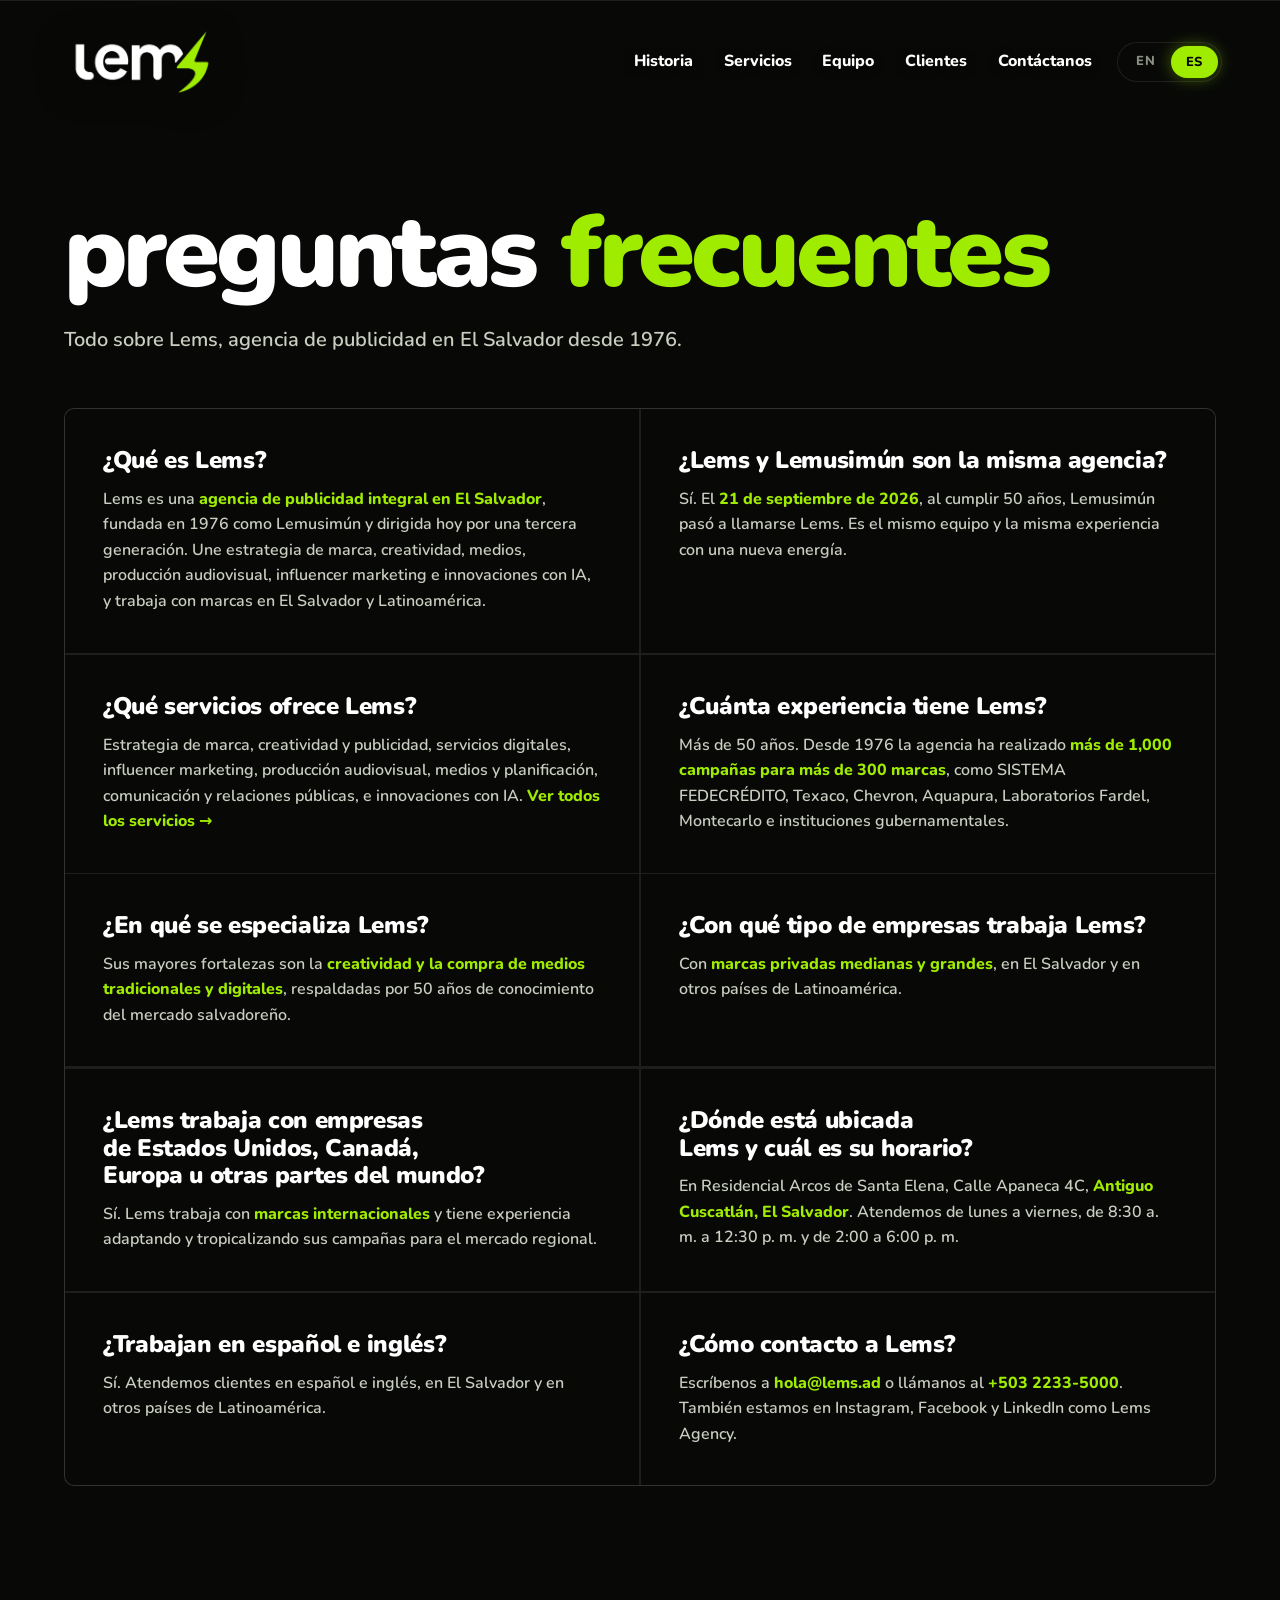
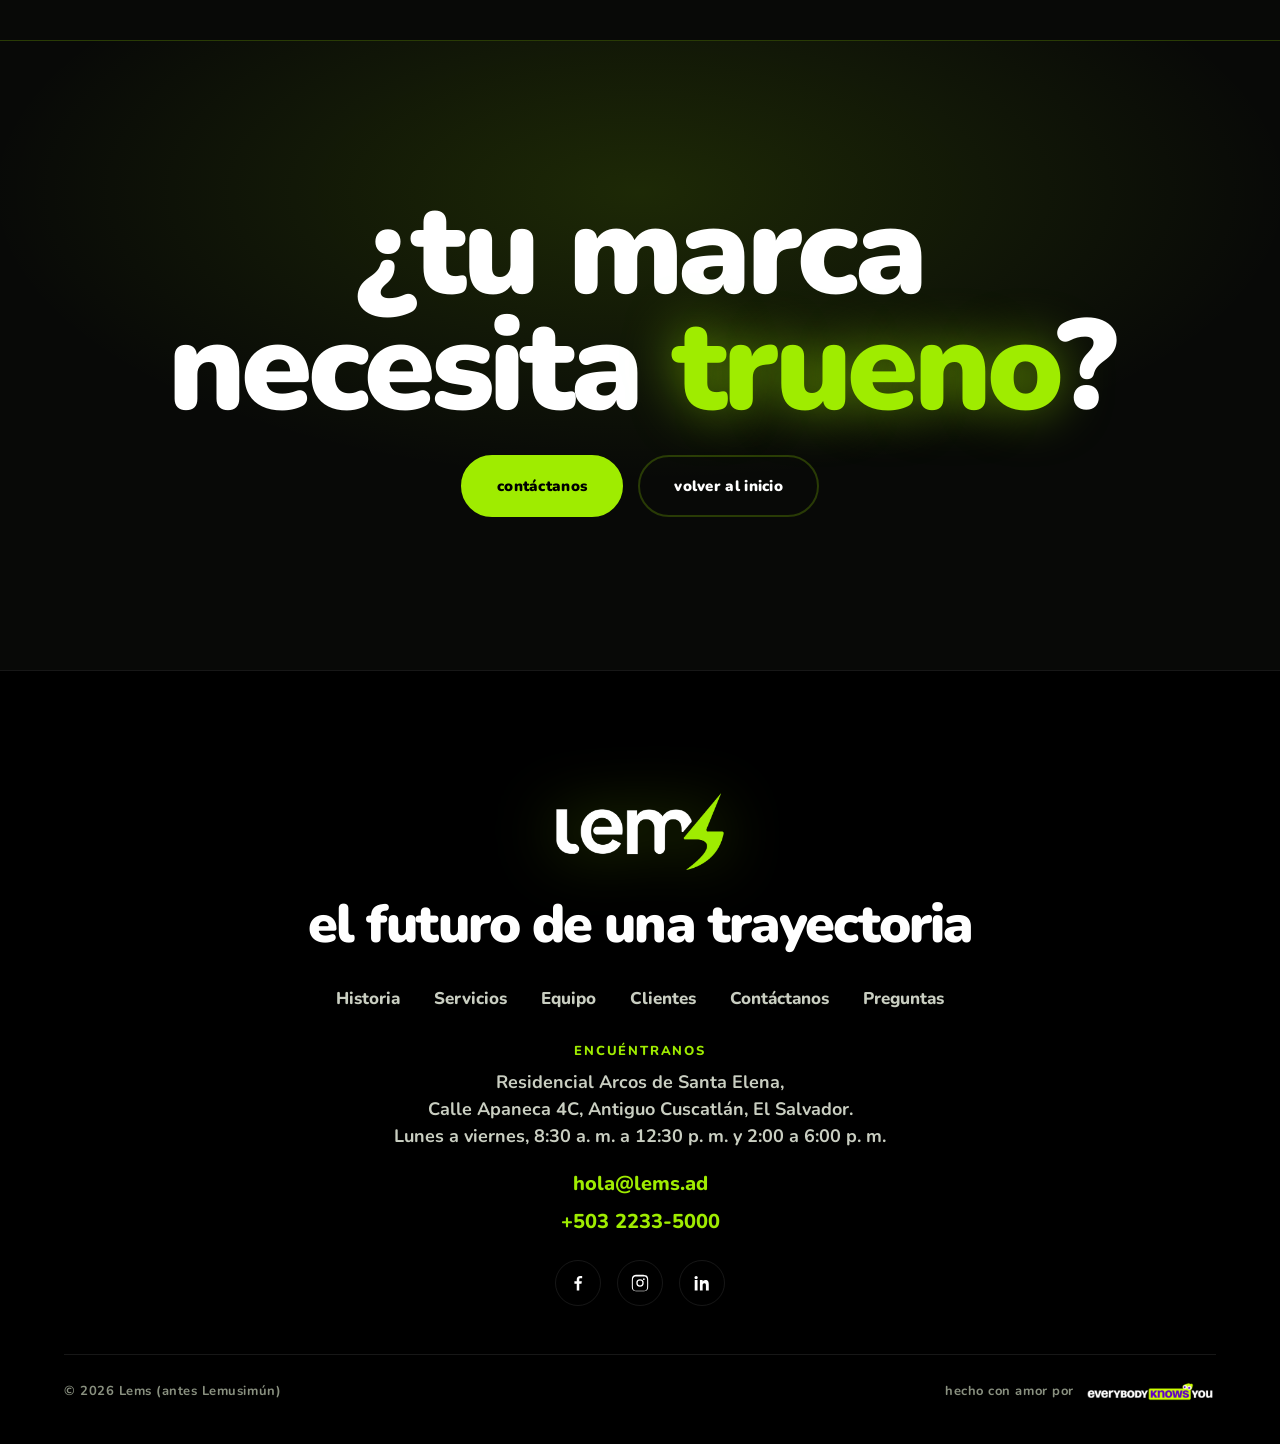
<file: faq/index.html>
<!doctype html>
<html lang="es">
<head>
<meta charset="utf-8">
<meta name="viewport" content="width=device-width, initial-scale=1, viewport-fit=cover">
<title>Preguntas frecuentes | Lems, agencia de publicidad en El Salvador</title>
<meta name="description" content="¿Qué es Lems, es la misma agencia que Lemusimún, qué servicios ofrece y dónde está? Respuestas sobre la agencia de publicidad en El Salvador desde 1976.">
<link rel="canonical" href="https://lems.ad/faq/">
<link rel="alternate" hreflang="es" href="https://lems.ad/faq/">
<link rel="alternate" hreflang="es-SV" href="https://lems.ad/faq/">
<link rel="alternate" hreflang="en" href="https://lems.ad/en/faq/">
<link rel="alternate" hreflang="x-default" href="https://lems.ad/faq/">
<meta property="og:type" content="website">
<meta property="og:site_name" content="Lems">
<meta property="og:title" content="Preguntas frecuentes | Lems, agencia de publicidad en El Salvador">
<meta property="og:description" content="¿Qué es Lems, es la misma agencia que Lemusimún, qué servicios ofrece y dónde está? Respuestas sobre la agencia de publicidad en El Salvador desde 1976.">
<meta property="og:url" content="https://lems.ad/faq/">
<meta property="og:image" content="https://lems.ad/assets/images/social-share/social-share-lems-lems.ad.jpg">
<meta property="og:image:width" content="1200">
<meta property="og:image:height" content="630">
<meta property="og:locale" content="es_SV">
<meta name="twitter:card" content="summary_large_image">
<meta name="twitter:title" content="Preguntas frecuentes | Lems, agencia de publicidad en El Salvador">
<meta name="twitter:description" content="¿Qué es Lems, es la misma agencia que Lemusimún, qué servicios ofrece y dónde está? Respuestas sobre la agencia de publicidad en El Salvador desde 1976.">
<meta name="twitter:image" content="https://lems.ad/assets/images/social-share/social-share-lems-lems.ad.jpg">
<meta name="robots" content="index, follow, max-image-preview:large, max-snippet:-1, max-video-preview:-1">
<meta name="author" content="Lems">
<meta name="theme-color" content="#000000">
<meta http-equiv="content-language" content="es">
<link rel="icon" href="../favicon.ico" sizes="any">
<link rel="icon" type="image/png" sizes="32x32" href="../favicon-32x32.png">
<link rel="apple-touch-icon" sizes="180x180" href="../apple-touch-icon.png">
<link rel="manifest" href="../site.webmanifest">
<link rel="alternate" type="text/plain" title="llms.txt" href="https://lems.ad/llms.txt">
<link rel="preconnect" href="https://fonts.googleapis.com">
<link rel="preconnect" href="https://fonts.gstatic.com" crossorigin>
<link rel="preload" as="style" href="https://fonts.googleapis.com/css2?family=Nunito:wght@400;500;600;700;800;900&amp;display=swap">
<link rel="stylesheet" href="https://fonts.googleapis.com/css2?family=Nunito:wght@400;500;600;700;800;900&amp;display=swap" media="print" onload="this.media='all'">
<noscript><link rel="stylesheet" href="https://fonts.googleapis.com/css2?family=Nunito:wght@400;500;600;700;800;900&amp;display=swap"></noscript>
<link rel="stylesheet" href="../assets/css/tokens.css">
<link rel="stylesheet" href="../assets/css/styles.css">
<script>document.documentElement.classList.add('js')</script>
<script type="application/ld+json">
{
 "@context": "https://schema.org",
 "@graph": [
  {
   "@type": "FAQPage",
   "@id": "https://lems.ad/faq/#faq",
   "url": "https://lems.ad/faq/",
   "name": "Preguntas frecuentes | Lems, agencia de publicidad en El Salvador",
   "inLanguage": "es",
   "isPartOf": {
    "@id": "https://lems.ad/#website"
   },
   "about": {
    "@id": "https://lems.ad/#org"
   },
   "breadcrumb": {
    "@id": "https://lems.ad/faq/#breadcrumb"
   },
   "mainEntity": [
    {
     "@type": "Question",
     "name": "¿Qué es Lems?",
     "acceptedAnswer": {
      "@type": "Answer",
      "text": "Lems es una agencia de publicidad integral en El Salvador, fundada en 1976 como Lemusimún y dirigida hoy por una tercera generación. Une estrategia de marca, creatividad, medios, producción audiovisual, influencer marketing e innovaciones con IA, y trabaja con marcas en El Salvador y Latinoamérica."
     }
    },
    {
     "@type": "Question",
     "name": "¿Lems y Lemusimún son la misma agencia?",
     "acceptedAnswer": {
      "@type": "Answer",
      "text": "Sí. El 21 de septiembre de 2026, al cumplir 50 años, Lemusimún pasó a llamarse Lems. Es el mismo equipo y la misma experiencia con una nueva energía."
     }
    },
    {
     "@type": "Question",
     "name": "¿Qué servicios ofrece Lems?",
     "acceptedAnswer": {
      "@type": "Answer",
      "text": "Estrategia de marca, creatividad y publicidad, servicios digitales, influencer marketing, producción audiovisual, medios y planificación, comunicación y relaciones públicas, e innovaciones con IA."
     }
    },
    {
     "@type": "Question",
     "name": "¿Cuánta experiencia tiene Lems?",
     "acceptedAnswer": {
      "@type": "Answer",
      "text": "Más de 50 años. Desde 1976 la agencia ha realizado más de 1,000 campañas para más de 300 marcas, como SISTEMA FEDECRÉDITO, Texaco, Chevron, Aquapura, Laboratorios Fardel, Montecarlo e instituciones gubernamentales."
     }
    },
    {
     "@type": "Question",
     "name": "¿En qué se especializa Lems?",
     "acceptedAnswer": {
      "@type": "Answer",
      "text": "Sus mayores fortalezas son la creatividad y la compra de medios tradicionales y digitales, respaldadas por 50 años de conocimiento del mercado salvadoreño."
     }
    },
    {
     "@type": "Question",
     "name": "¿Con qué tipo de empresas trabaja Lems?",
     "acceptedAnswer": {
      "@type": "Answer",
      "text": "Con marcas privadas medianas y grandes, en El Salvador y en otros países de Latinoamérica."
     }
    },
    {
     "@type": "Question",
     "name": "¿Lems trabaja con empresas de Estados Unidos, Canadá, Europa u otras partes del mundo?",
     "acceptedAnswer": {
      "@type": "Answer",
      "text": "Sí. Lems trabaja con marcas internacionales y tiene experiencia adaptando y tropicalizando sus campañas para el mercado regional."
     }
    },
    {
     "@type": "Question",
     "name": "¿Dónde está ubicada Lems y cuál es su horario?",
     "acceptedAnswer": {
      "@type": "Answer",
      "text": "En Residencial Arcos de Santa Elena, Calle Apaneca 4C, Antiguo Cuscatlán, El Salvador. Atendemos de lunes a viernes, de 8:30 a. m. a 12:30 p. m. y de 2:00 a 6:00 p. m."
     }
    },
    {
     "@type": "Question",
     "name": "¿Trabajan en español e inglés?",
     "acceptedAnswer": {
      "@type": "Answer",
      "text": "Sí. Atendemos clientes en español e inglés, en El Salvador y en otros países de Latinoamérica."
     }
    },
    {
     "@type": "Question",
     "name": "¿Cómo contacto a Lems?",
     "acceptedAnswer": {
      "@type": "Answer",
      "text": "Escríbenos a hola@lems.ad o llámanos al +503 2233-5000. También estamos en Instagram, Facebook y LinkedIn como Lems Agency."
     }
    }
   ]
  },
  {
   "@type": "BreadcrumbList",
   "itemListElement": [
    {
     "@type": "ListItem",
     "position": 1,
     "name": "Lems",
     "item": "https://lems.ad/"
    },
    {
     "@type": "ListItem",
     "position": 2,
     "name": "Preguntas frecuentes",
     "item": "https://lems.ad/faq/"
    }
   ],
   "@id": "https://lems.ad/faq/#breadcrumb"
  }
 ]
}
</script>
</head>
<body data-assets="../assets/">

<div class="progress" id="progress"></div>
<div id="ambient" aria-hidden="true"></div>
<div id="sparks" aria-hidden="true"></div>

<nav class="nav" id="nav" aria-label="Principal">
  <div class="nav__in">
    <a class="nav__logo" href="../index.html" aria-label="Lems, inicio"><img src="../assets/images/logos/logo-lems-lems.ad.webp" alt="Lems, agencia de publicidad" width="700" height="267"></a>
    <div class="nav__right">
      <div class="nav__links">
        <a href="../index.html#historia">Historia</a>
        <a href="../servicios/index.html">Servicios</a>
        <a href="../index.html#equipo">Equipo</a>
        <a href="../index.html#clientes">Clientes</a>
        <a href="../index.html#nosotros">Contáctanos</a>
      </div>
      <div class="langtoggle" role="group" aria-label="Idioma / Language">
        <a class="langopt" href="../en/faq/index.html" hreflang="en" lang="en">EN</a>
        <span class="langopt is-active" aria-current="true">ES</span>
      </div>
      <button class="nav__burger" id="burger" aria-label="Menú" aria-expanded="false"><span></span><span></span><span></span></button>
    </div>
  </div>
  <div class="nav__panel" id="panel">
    <a href="../index.html#historia">historia</a>
    <a href="../servicios/index.html">servicios</a>
    <a href="../index.html#equipo">equipo</a>
    <a href="../index.html#clientes">clientes</a>
    <a href="../index.html#nosotros">contáctanos</a>
  </div>
</nav>

<main>
<section class="sec subhero faq" id="preguntas">
  <div class="wrap">
    <h1 class="sec__title display wide reveal reveal--up">preguntas <span class="volt">frecuentes</span></h1>
    <p class="sub-lead reveal reveal--up">Todo sobre Lems, agencia de publicidad en El Salvador desde 1976.</p>
    <div class="faq__list">
      <div class="faq__item reveal reveal--up"><h2>¿Qué es Lems?</h2><p>Lems es una <b>agencia de publicidad integral en El Salvador</b>, fundada en 1976 como Lemusimún y dirigida hoy por una tercera generación. Une estrategia de marca, creatividad, medios, producción audiovisual, influencer marketing e innovaciones con IA, y trabaja con marcas en El Salvador y Latinoamérica.</p></div>
      <div class="faq__item reveal reveal--up"><h2>¿Lems y Lemusimún son la misma agencia?</h2><p>Sí. El <b>21 de septiembre de 2026</b>, al cumplir 50 años, Lemusimún pasó a llamarse Lems. Es el mismo equipo y la misma experiencia con una nueva energía.</p></div>
      <div class="faq__item reveal reveal--up"><h2>¿Qué servicios ofrece Lems?</h2><p>Estrategia de marca, creatividad y publicidad, servicios digitales, influencer marketing, producción audiovisual, medios y planificación, comunicación y relaciones públicas, e innovaciones con IA. <a href="../servicios/index.html">Ver todos los servicios →</a></p></div>
      <div class="faq__item reveal reveal--up"><h2>¿Cuánta experiencia tiene Lems?</h2><p>Más de 50 años. Desde 1976 la agencia ha realizado <b>más de 1,000 campañas para más de 300 marcas</b>, como SISTEMA FEDECRÉDITO, Texaco, Chevron, Aquapura, Laboratorios Fardel, Montecarlo e instituciones gubernamentales.</p></div>
      <div class="faq__item reveal reveal--up"><h2>¿En qué se especializa Lems?</h2><p>Sus mayores fortalezas son la <b>creatividad y la compra de medios tradicionales y digitales</b>, respaldadas por 50 años de conocimiento del mercado salvadoreño.</p></div>
      <div class="faq__item reveal reveal--up"><h2>¿Con qué tipo de empresas trabaja Lems?</h2><p>Con <b>marcas privadas medianas y grandes</b>, en El Salvador y en otros países de Latinoamérica.</p></div>
      <div class="faq__item reveal reveal--up"><h2>¿Lems trabaja con empresas de Estados Unidos, Canadá, Europa u otras partes del mundo?</h2><p>Sí. Lems trabaja con <b>marcas internacionales</b> y tiene experiencia adaptando y tropicalizando sus campañas para el mercado regional.</p></div>
      <div class="faq__item reveal reveal--up"><h2>¿Dónde está ubicada Lems y cuál es su horario?</h2><p>En Residencial Arcos de Santa Elena, Calle Apaneca 4C, <b>Antiguo Cuscatlán, El Salvador</b>. Atendemos de lunes a viernes, de 8:30 a. m. a 12:30 p. m. y de 2:00 a 6:00 p. m.</p></div>
      <div class="faq__item reveal reveal--up"><h2>¿Trabajan en español e inglés?</h2><p>Sí. Atendemos clientes en español e inglés, en El Salvador y en otros países de Latinoamérica.</p></div>
      <div class="faq__item reveal reveal--up"><h2>¿Cómo contacto a Lems?</h2><p>Escríbenos a <b>hola@lems.ad</b> o llámanos al <b>+503 2233-5000</b>. También estamos en Instagram, Facebook y LinkedIn como Lems Agency.</p></div>
    </div>
  </div>
</section>

<section class="sec cta" id="nosotros">
  <div class="cta__glow" aria-hidden="true"></div>
  <div class="wrap cta__in">
    <h2 class="display">¿tu marca necesita <span class="volt">trueno</span>?</h2>
    <div class="cta__row">
      <a href="mailto:hola@lems.ad" class="btn btn--solid">contáctanos</a>
      <a href="../index.html" class="btn btn--ghost">volver al inicio</a>
    </div>
  </div>
</section>
</main>

<footer class="foot">
  <div class="wrap">
    <img class="foot__logo" src="../assets/images/logos/logo-lems-lems.ad.webp" alt="Lems" width="700" height="267" loading="lazy">
    <div class="foot__slogan">el futuro de una trayectoria</div>
    <nav class="foot__nav" aria-label="Pie de página">
      <a href="../index.html#historia">Historia</a>
      <a href="../servicios/index.html">Servicios</a>
      <a href="../index.html#equipo">Equipo</a>
      <a href="../index.html#clientes">Clientes</a>
      <a href="../index.html#nosotros">Contáctanos</a>
      <a href="index.html">Preguntas</a>
    </nav>
    <p class="foot__addr"><span class="lbl">Encuéntranos</span>Residencial Arcos de Santa Elena,<br>Calle Apaneca 4C, Antiguo Cuscatlán, El Salvador.<br>Lunes a viernes, 8:30 a. m. a 12:30 p. m. y 2:00 a 6:00 p. m.</p>
    <a class="foot__email" href="mailto:hola@lems.ad">hola@lems.ad</a><br>
    <a class="foot__email" href="tel:+50322335000" style="margin-top:6px">+503 2233-5000</a>
    <div class="foot__social">
      <a href="https://www.facebook.com/lemsagency/" target="_blank" rel="noopener" aria-label="Facebook"><svg viewBox="0 0 24 24"><path d="M13.5 21v-8h2.7l.4-3.1h-3.1V7.9c0-.9.25-1.5 1.55-1.5H17V3.6c-.3 0-1.3-.1-2.45-.1-2.43 0-4.05 1.48-4.05 4.2v2.2H7.7V13h2.8v8z"/></svg></a>
      <a href="https://www.instagram.com/lems_agency/" target="_blank" rel="noopener" aria-label="Instagram"><svg viewBox="0 0 24 24"><path d="M12 2.2c3.2 0 3.6 0 4.85.07 1.17.05 1.8.25 2.23.42.56.22.96.48 1.38.9.42.42.68.82.9 1.38.17.42.37 1.06.42 2.23.06 1.27.07 1.65.07 4.85s-.01 3.58-.07 4.85c-.05 1.17-.25 1.8-.42 2.23-.22.56-.48.96-.9 1.38-.42.42-.82.68-1.38.9-.42.17-1.06.37-2.23.42-1.27.06-1.65.07-4.85.07s-3.58-.01-4.85-.07c-1.17-.05-1.8-.25-2.23-.42-.56-.22-.96-.48-1.38-.9-.42-.42-.68-.82-.9-1.38-.17-.42-.37-1.06-.42-2.23C2.21 15.58 2.2 15.2 2.2 12s.01-3.58.07-4.85c.05-1.17.25-1.8.42-2.23.22-.56.48-.96.9-1.38.42-.42.82-.68 1.38-.9.42-.17 1.06-.37 2.23-.42C8.42 2.21 8.8 2.2 12 2.2m0 1.98c-3.15 0-3.5.01-4.74.07-.9.04-1.38.19-1.7.32-.43.16-.74.36-1.06.68-.32.32-.52.63-.68 1.06-.13.32-.28.8-.32 1.7-.06 1.24-.07 1.6-.07 4.74s.01 3.5.07 4.74c.04.9.19 1.38.32 1.7.16.43.36.74.68 1.06.32.32.63.52 1.06.68.32.13.8.28 1.7.32 1.24.06 1.6.07 4.74.07s3.5-.01 4.74-.07c.9-.04 1.38-.19 1.7-.32.43-.16.74-.36 1.06-.68.32-.32.52-.63.68-1.06.13-.32.28-.8.32-1.7.06-1.24.07-1.6.07-4.74s-.01-3.5-.07-4.74c-.04-.9-.19-1.38-.32-1.7-.16-.43-.36-.74-.68-1.06-.32-.32-.63-.52-1.06-.68-.32-.13-.8-.28-1.7-.32-1.24-.06-1.6-.07-4.74-.07m0 3.37a4.45 4.45 0 110 8.9 4.45 4.45 0 010-8.9m0 7.34a2.89 2.89 0 100-5.78 2.89 2.89 0 000 5.78m5.66-7.54a1.04 1.04 0 11-2.08 0 1.04 1.04 0 012.08 0"/></svg></a>
      <a href="https://www.linkedin.com/company/lemsagency" target="_blank" rel="noopener" aria-label="LinkedIn"><svg viewBox="0 0 24 24"><path d="M6.94 5.5a2 2 0 11-4 0 2 2 0 014 0M3.25 8.5h3.4V21h-3.4zM9.5 8.5h3.26v1.7h.05c.45-.86 1.56-1.77 3.22-1.77 3.44 0 4.08 2.27 4.08 5.22V21h-3.4v-5.55c0-1.32-.02-3.02-1.84-3.02-1.84 0-2.12 1.44-2.12 2.92V21H9.5z"/></svg></a>
    </div>
    <div class="foot__bar">
      <span>© 2026 Lems (antes Lemusimún)</span>
      <span class="foot__made"><span>hecho con amor por</span> <a href="https://everybodyknowsyou.com" target="_blank" rel="noopener" aria-label="everybody knows you"><img class="foot__eky" src="../assets/images/logos/logo-everybodyknowsyou-lems.ad.png" alt="everybody knows you" width="360" height="68"></a></span>
    </div>
  </div>
</footer>

<script src="../assets/js/main.js" defer></script>
</body>
</html>
</file>
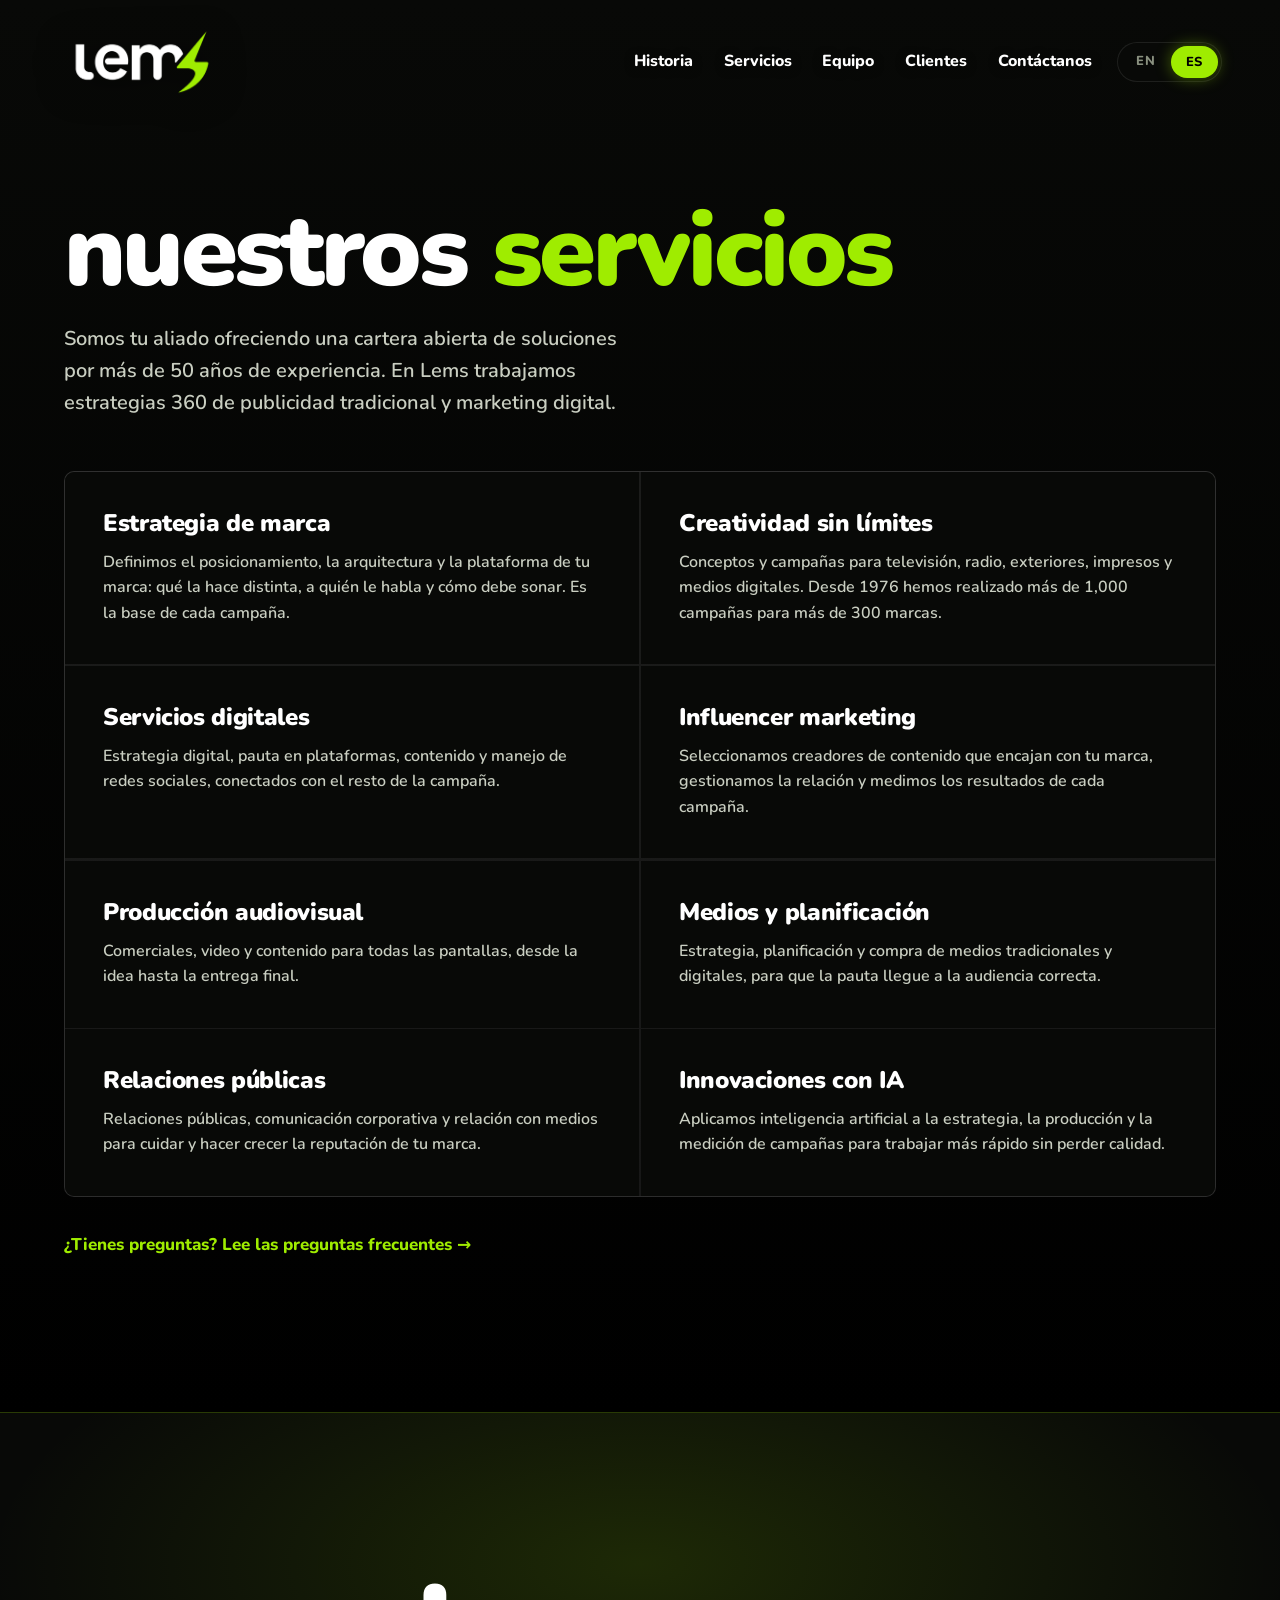
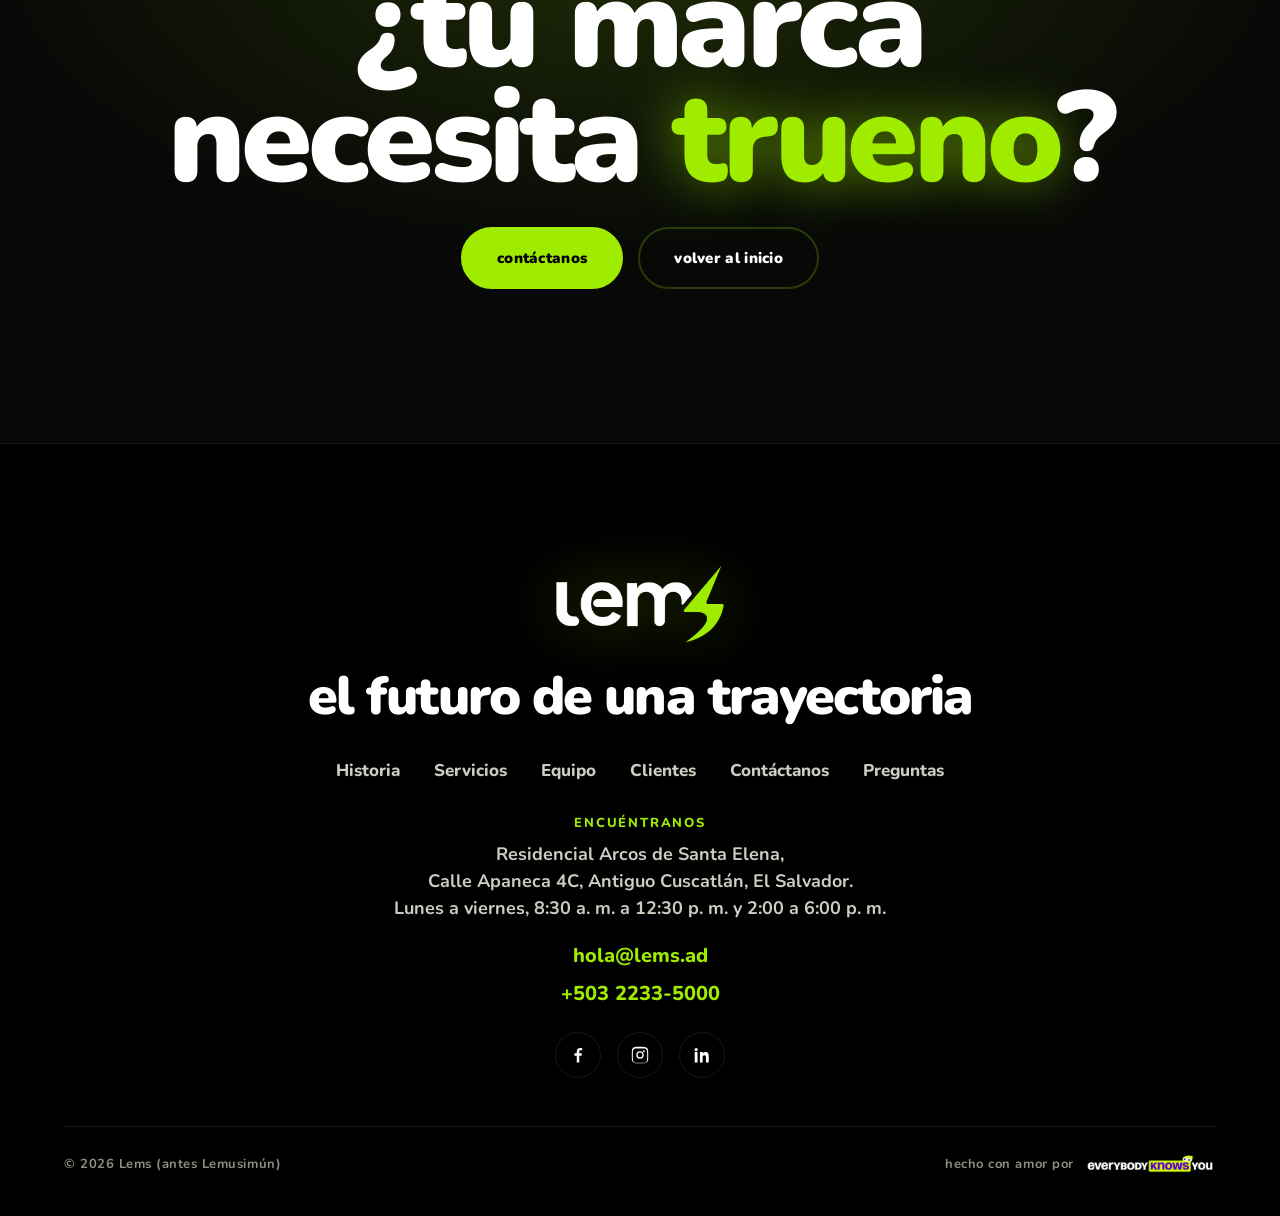
<file: servicios/index.html>
<!doctype html>
<html lang="es">
<head>
<meta charset="utf-8">
<meta name="viewport" content="width=device-width, initial-scale=1, viewport-fit=cover">
<title>Servicios de publicidad en El Salvador | Lems</title>
<meta name="description" content="Estrategia de marca, creatividad, medios, producción audiovisual, influencer marketing, RR.PP. e IA. Servicios de Lems (antes Lemusimún) desde 1976.">
<link rel="canonical" href="https://lems.ad/servicios/">
<link rel="alternate" hreflang="es" href="https://lems.ad/servicios/">
<link rel="alternate" hreflang="es-SV" href="https://lems.ad/servicios/">
<link rel="alternate" hreflang="en" href="https://lems.ad/en/services/">
<link rel="alternate" hreflang="x-default" href="https://lems.ad/servicios/">
<meta property="og:type" content="website">
<meta property="og:site_name" content="Lems">
<meta property="og:title" content="Servicios de publicidad en El Salvador | Lems">
<meta property="og:description" content="Estrategia de marca, creatividad, medios, producción audiovisual, influencer marketing, RR.PP. e IA. Servicios de Lems (antes Lemusimún) desde 1976.">
<meta property="og:url" content="https://lems.ad/servicios/">
<meta property="og:image" content="https://lems.ad/assets/images/social-share/social-share-lems-lems.ad.jpg">
<meta property="og:image:width" content="1200">
<meta property="og:image:height" content="630">
<meta property="og:locale" content="es_SV">
<meta name="twitter:card" content="summary_large_image">
<meta name="twitter:title" content="Servicios de publicidad en El Salvador | Lems">
<meta name="twitter:description" content="Estrategia de marca, creatividad, medios, producción audiovisual, influencer marketing, RR.PP. e IA. Servicios de Lems (antes Lemusimún) desde 1976.">
<meta name="twitter:image" content="https://lems.ad/assets/images/social-share/social-share-lems-lems.ad.jpg">
<meta name="robots" content="index, follow, max-image-preview:large, max-snippet:-1, max-video-preview:-1">
<meta name="author" content="Lems">
<meta name="theme-color" content="#000000">
<meta http-equiv="content-language" content="es">
<link rel="icon" href="../favicon.ico" sizes="any">
<link rel="icon" type="image/png" sizes="32x32" href="../favicon-32x32.png">
<link rel="apple-touch-icon" sizes="180x180" href="../apple-touch-icon.png">
<link rel="manifest" href="../site.webmanifest">
<link rel="alternate" type="text/plain" title="llms.txt" href="https://lems.ad/llms.txt">
<link rel="preconnect" href="https://fonts.googleapis.com">
<link rel="preconnect" href="https://fonts.gstatic.com" crossorigin>
<link rel="preload" as="style" href="https://fonts.googleapis.com/css2?family=Nunito:wght@400;500;600;700;800;900&amp;display=swap">
<link rel="stylesheet" href="https://fonts.googleapis.com/css2?family=Nunito:wght@400;500;600;700;800;900&amp;display=swap" media="print" onload="this.media='all'">
<noscript><link rel="stylesheet" href="https://fonts.googleapis.com/css2?family=Nunito:wght@400;500;600;700;800;900&amp;display=swap"></noscript>
<link rel="stylesheet" href="../assets/css/tokens.css">
<link rel="stylesheet" href="../assets/css/styles.css">
<script>document.documentElement.classList.add('js')</script>
<script type="application/ld+json">
{
 "@context": "https://schema.org",
 "@graph": [
  {
   "@type": "WebPage",
   "@id": "https://lems.ad/servicios/#webpage",
   "url": "https://lems.ad/servicios/",
   "name": "Servicios de publicidad en El Salvador | Lems",
   "description": "Estrategia de marca, creatividad, medios, producción audiovisual, influencer marketing, RR.PP. e IA. Servicios de Lems (antes Lemusimún) desde 1976.",
   "inLanguage": "es",
   "isPartOf": {
    "@id": "https://lems.ad/#website"
   },
   "about": {
    "@id": "https://lems.ad/#org"
   },
   "breadcrumb": {
    "@id": "https://lems.ad/servicios/#breadcrumb"
   }
  },
  {
   "@type": "BreadcrumbList",
   "itemListElement": [
    {
     "@type": "ListItem",
     "position": 1,
     "name": "Lems",
     "item": "https://lems.ad/"
    },
    {
     "@type": "ListItem",
     "position": 2,
     "name": "Servicios",
     "item": "https://lems.ad/servicios/"
    }
   ],
   "@id": "https://lems.ad/servicios/#breadcrumb"
  },
  {
   "@type": "ItemList",
   "name": "Servicios de Lems",
   "itemListElement": [
    {
     "@type": "ListItem",
     "position": 1,
     "item": {
      "@type": "Service",
      "@id": "https://lems.ad/servicios/#estrategia-de-marca",
      "name": "Estrategia de marca",
      "description": "Definimos el posicionamiento, la arquitectura y la plataforma de tu marca: qué la hace distinta, a quién le habla y cómo debe sonar. Es la base de cada campaña.",
      "provider": {
       "@id": "https://lems.ad/#org"
      },
      "areaServed": [
       {
        "@type": "Country",
        "name": "El Salvador"
       },
       {
        "@type": "Place",
        "name": "Latinoamérica"
       }
      ]
     }
    },
    {
     "@type": "ListItem",
     "position": 2,
     "item": {
      "@type": "Service",
      "@id": "https://lems.ad/servicios/#creatividad-y-publicidad",
      "name": "Creatividad sin límites",
      "description": "Conceptos y campañas para televisión, radio, exteriores, impresos y medios digitales. Desde 1976 hemos realizado más de 1,000 campañas para más de 300 marcas.",
      "provider": {
       "@id": "https://lems.ad/#org"
      },
      "areaServed": [
       {
        "@type": "Country",
        "name": "El Salvador"
       },
       {
        "@type": "Place",
        "name": "Latinoamérica"
       }
      ]
     }
    },
    {
     "@type": "ListItem",
     "position": 3,
     "item": {
      "@type": "Service",
      "@id": "https://lems.ad/servicios/#servicios-digitales",
      "name": "Servicios digitales",
      "description": "Estrategia digital, pauta en plataformas, contenido y manejo de redes sociales, conectados con el resto de la campaña.",
      "provider": {
       "@id": "https://lems.ad/#org"
      },
      "areaServed": [
       {
        "@type": "Country",
        "name": "El Salvador"
       },
       {
        "@type": "Place",
        "name": "Latinoamérica"
       }
      ]
     }
    },
    {
     "@type": "ListItem",
     "position": 4,
     "item": {
      "@type": "Service",
      "@id": "https://lems.ad/servicios/#influencer-marketing",
      "name": "Influencer marketing",
      "description": "Seleccionamos creadores de contenido que encajan con tu marca, gestionamos la relación y medimos los resultados de cada campaña.",
      "provider": {
       "@id": "https://lems.ad/#org"
      },
      "areaServed": [
       {
        "@type": "Country",
        "name": "El Salvador"
       },
       {
        "@type": "Place",
        "name": "Latinoamérica"
       }
      ]
     }
    },
    {
     "@type": "ListItem",
     "position": 5,
     "item": {
      "@type": "Service",
      "@id": "https://lems.ad/servicios/#produccion-audiovisual",
      "name": "Producción audiovisual",
      "description": "Comerciales, video y contenido para todas las pantallas, desde la idea hasta la entrega final.",
      "provider": {
       "@id": "https://lems.ad/#org"
      },
      "areaServed": [
       {
        "@type": "Country",
        "name": "El Salvador"
       },
       {
        "@type": "Place",
        "name": "Latinoamérica"
       }
      ]
     }
    },
    {
     "@type": "ListItem",
     "position": 6,
     "item": {
      "@type": "Service",
      "@id": "https://lems.ad/servicios/#medios-y-planificacion",
      "name": "Medios y planificación",
      "description": "Estrategia, planificación y compra de medios tradicionales y digitales, para que la pauta llegue a la audiencia correcta.",
      "provider": {
       "@id": "https://lems.ad/#org"
      },
      "areaServed": [
       {
        "@type": "Country",
        "name": "El Salvador"
       },
       {
        "@type": "Place",
        "name": "Latinoamérica"
       }
      ]
     }
    },
    {
     "@type": "ListItem",
     "position": 7,
     "item": {
      "@type": "Service",
      "@id": "https://lems.ad/servicios/#comunicacion-y-relaciones-publicas",
      "name": "Relaciones públicas",
      "description": "Relaciones públicas, comunicación corporativa y relación con medios para cuidar y hacer crecer la reputación de tu marca.",
      "provider": {
       "@id": "https://lems.ad/#org"
      },
      "areaServed": [
       {
        "@type": "Country",
        "name": "El Salvador"
       },
       {
        "@type": "Place",
        "name": "Latinoamérica"
       }
      ]
     }
    },
    {
     "@type": "ListItem",
     "position": 8,
     "item": {
      "@type": "Service",
      "@id": "https://lems.ad/servicios/#innovaciones-con-ia",
      "name": "Innovaciones con IA",
      "description": "Aplicamos inteligencia artificial a la estrategia, la producción y la medición de campañas para trabajar más rápido sin perder calidad.",
      "provider": {
       "@id": "https://lems.ad/#org"
      },
      "areaServed": [
       {
        "@type": "Country",
        "name": "El Salvador"
       },
       {
        "@type": "Place",
        "name": "Latinoamérica"
       }
      ]
     }
    }
   ]
  }
 ]
}
</script>
</head>
<body data-assets="../assets/">

<div class="progress" id="progress"></div>
<div id="ambient" aria-hidden="true"></div>
<div id="sparks" aria-hidden="true"></div>

<nav class="nav" id="nav" aria-label="Principal">
  <div class="nav__in">
    <a class="nav__logo" href="../index.html" aria-label="Lems, inicio"><img src="../assets/images/logos/logo-lems-lems.ad.webp" alt="Lems, agencia de publicidad" width="700" height="267"></a>
    <div class="nav__right">
      <div class="nav__links">
        <a href="../index.html#historia">Historia</a>
        <a href="index.html">Servicios</a>
        <a href="../index.html#equipo">Equipo</a>
        <a href="../index.html#clientes">Clientes</a>
        <a href="../index.html#nosotros">Contáctanos</a>
      </div>
      <div class="langtoggle" role="group" aria-label="Idioma / Language">
        <a class="langopt" href="../en/services/index.html" hreflang="en" lang="en">EN</a>
        <span class="langopt is-active" aria-current="true">ES</span>
      </div>
      <button class="nav__burger" id="burger" aria-label="Menú" aria-expanded="false"><span></span><span></span><span></span></button>
    </div>
  </div>
  <div class="nav__panel" id="panel">
    <a href="../index.html#historia">historia</a>
    <a href="index.html">servicios</a>
    <a href="../index.html#equipo">equipo</a>
    <a href="../index.html#clientes">clientes</a>
    <a href="../index.html#nosotros">contáctanos</a>
  </div>
</nav>

<main>
<section class="sec subhero serv" id="servicios">
  <div class="wrap">
    <p class="sec__title display wide reveal reveal--up">nuestros <span class="volt">servicios</span></p>
    <h1 class="sub-lead sub-lead--h1 reveal reveal--up">Somos tu aliado ofreciendo una cartera abierta de soluciones por más de 50 años de experiencia. En Lems trabajamos estrategias 360 de publicidad tradicional y marketing digital.</h1>
    <div class="faq__list">
      <div class="faq__item reveal reveal--up" id="estrategia-de-marca"><h2>Estrategia de marca</h2><p>Definimos el posicionamiento, la arquitectura y la plataforma de tu marca: qué la hace distinta, a quién le habla y cómo debe sonar. Es la base de cada campaña.</p></div>
      <div class="faq__item reveal reveal--up" id="creatividad-y-publicidad"><h2>Creatividad sin límites</h2><p>Conceptos y campañas para televisión, radio, exteriores, impresos y medios digitales. Desde 1976 hemos realizado más de 1,000 campañas para más de 300 marcas.</p></div>
      <div class="faq__item reveal reveal--up" id="servicios-digitales"><h2>Servicios digitales</h2><p>Estrategia digital, pauta en plataformas, contenido y manejo de redes sociales, conectados con el resto de la campaña.</p></div>
      <div class="faq__item reveal reveal--up" id="influencer-marketing"><h2>Influencer marketing</h2><p>Seleccionamos creadores de contenido que encajan con tu marca, gestionamos la relación y medimos los resultados de cada campaña.</p></div>
      <div class="faq__item reveal reveal--up" id="produccion-audiovisual"><h2>Producción audiovisual</h2><p>Comerciales, video y contenido para todas las pantallas, desde la idea hasta la entrega final.</p></div>
      <div class="faq__item reveal reveal--up" id="medios-y-planificacion"><h2>Medios y planificación</h2><p>Estrategia, planificación y compra de medios tradicionales y digitales, para que la pauta llegue a la audiencia correcta.</p></div>
      <div class="faq__item reveal reveal--up" id="comunicacion-y-relaciones-publicas"><h2>Relaciones públicas</h2><p>Relaciones públicas, comunicación corporativa y relación con medios para cuidar y hacer crecer la reputación de tu marca.</p></div>
      <div class="faq__item reveal reveal--up" id="innovaciones-con-ia"><h2>Innovaciones con IA</h2><p>Aplicamos inteligencia artificial a la estrategia, la producción y la medición de campañas para trabajar más rápido sin perder calidad.</p></div>
    </div>
    <p class="sub-more reveal reveal--up"><a href="../faq/index.html">¿Tienes preguntas? Lee las preguntas frecuentes →</a></p>
  </div>
</section>

<section class="sec cta" id="nosotros">
  <div class="cta__glow" aria-hidden="true"></div>
  <div class="wrap cta__in">
    <h2 class="display">¿tu marca necesita <span class="volt">trueno</span>?</h2>
    <div class="cta__row">
      <a href="mailto:hola@lems.ad" class="btn btn--solid">contáctanos</a>
      <a href="../index.html" class="btn btn--ghost">volver al inicio</a>
    </div>
  </div>
</section>
</main>

<footer class="foot">
  <div class="wrap">
    <img class="foot__logo" src="../assets/images/logos/logo-lems-lems.ad.webp" alt="Lems" width="700" height="267" loading="lazy">
    <div class="foot__slogan">el futuro de una trayectoria</div>
    <nav class="foot__nav" aria-label="Pie de página">
      <a href="../index.html#historia">Historia</a>
      <a href="index.html">Servicios</a>
      <a href="../index.html#equipo">Equipo</a>
      <a href="../index.html#clientes">Clientes</a>
      <a href="../index.html#nosotros">Contáctanos</a>
      <a href="../faq/index.html">Preguntas</a>
    </nav>
    <p class="foot__addr"><span class="lbl">Encuéntranos</span>Residencial Arcos de Santa Elena,<br>Calle Apaneca 4C, Antiguo Cuscatlán, El Salvador.<br>Lunes a viernes, 8:30 a. m. a 12:30 p. m. y 2:00 a 6:00 p. m.</p>
    <a class="foot__email" href="mailto:hola@lems.ad">hola@lems.ad</a><br>
    <a class="foot__email" href="tel:+50322335000" style="margin-top:6px">+503 2233-5000</a>
    <div class="foot__social">
      <a href="https://www.facebook.com/lemsagency/" target="_blank" rel="noopener" aria-label="Facebook"><svg viewBox="0 0 24 24"><path d="M13.5 21v-8h2.7l.4-3.1h-3.1V7.9c0-.9.25-1.5 1.55-1.5H17V3.6c-.3 0-1.3-.1-2.45-.1-2.43 0-4.05 1.48-4.05 4.2v2.2H7.7V13h2.8v8z"/></svg></a>
      <a href="https://www.instagram.com/lems_agency/" target="_blank" rel="noopener" aria-label="Instagram"><svg viewBox="0 0 24 24"><path d="M12 2.2c3.2 0 3.6 0 4.85.07 1.17.05 1.8.25 2.23.42.56.22.96.48 1.38.9.42.42.68.82.9 1.38.17.42.37 1.06.42 2.23.06 1.27.07 1.65.07 4.85s-.01 3.58-.07 4.85c-.05 1.17-.25 1.8-.42 2.23-.22.56-.48.96-.9 1.38-.42.42-.82.68-1.38.9-.42.17-1.06.37-2.23.42-1.27.06-1.65.07-4.85.07s-3.58-.01-4.85-.07c-1.17-.05-1.8-.25-2.23-.42-.56-.22-.96-.48-1.38-.9-.42-.42-.68-.82-.9-1.38-.17-.42-.37-1.06-.42-2.23C2.21 15.58 2.2 15.2 2.2 12s.01-3.58.07-4.85c.05-1.17.25-1.8.42-2.23.22-.56.48-.96.9-1.38.42-.42.82-.68 1.38-.9.42-.17 1.06-.37 2.23-.42C8.42 2.21 8.8 2.2 12 2.2m0 1.98c-3.15 0-3.5.01-4.74.07-.9.04-1.38.19-1.7.32-.43.16-.74.36-1.06.68-.32.32-.52.63-.68 1.06-.13.32-.28.8-.32 1.7-.06 1.24-.07 1.6-.07 4.74s.01 3.5.07 4.74c.04.9.19 1.38.32 1.7.16.43.36.74.68 1.06.32.32.63.52 1.06.68.32.13.8.28 1.7.32 1.24.06 1.6.07 4.74.07s3.5-.01 4.74-.07c.9-.04 1.38-.19 1.7-.32.43-.16.74-.36 1.06-.68.32-.32.52-.63.68-1.06.13-.32.28-.8.32-1.7.06-1.24.07-1.6.07-4.74s-.01-3.5-.07-4.74c-.04-.9-.19-1.38-.32-1.7-.16-.43-.36-.74-.68-1.06-.32-.32-.63-.52-1.06-.68-.32-.13-.8-.28-1.7-.32-1.24-.06-1.6-.07-4.74-.07m0 3.37a4.45 4.45 0 110 8.9 4.45 4.45 0 010-8.9m0 7.34a2.89 2.89 0 100-5.78 2.89 2.89 0 000 5.78m5.66-7.54a1.04 1.04 0 11-2.08 0 1.04 1.04 0 012.08 0"/></svg></a>
      <a href="https://www.linkedin.com/company/lemsagency" target="_blank" rel="noopener" aria-label="LinkedIn"><svg viewBox="0 0 24 24"><path d="M6.94 5.5a2 2 0 11-4 0 2 2 0 014 0M3.25 8.5h3.4V21h-3.4zM9.5 8.5h3.26v1.7h.05c.45-.86 1.56-1.77 3.22-1.77 3.44 0 4.08 2.27 4.08 5.22V21h-3.4v-5.55c0-1.32-.02-3.02-1.84-3.02-1.84 0-2.12 1.44-2.12 2.92V21H9.5z"/></svg></a>
    </div>
    <div class="foot__bar">
      <span>© 2026 Lems (antes Lemusimún)</span>
      <span class="foot__made"><span>hecho con amor por</span> <a href="https://everybodyknowsyou.com" target="_blank" rel="noopener" aria-label="everybody knows you"><img class="foot__eky" src="../assets/images/logos/logo-everybodyknowsyou-lems.ad.png" alt="everybody knows you" width="360" height="68"></a></span>
    </div>
  </div>
</footer>

<script src="../assets/js/main.js" defer></script>
</body>
</html>
</file>
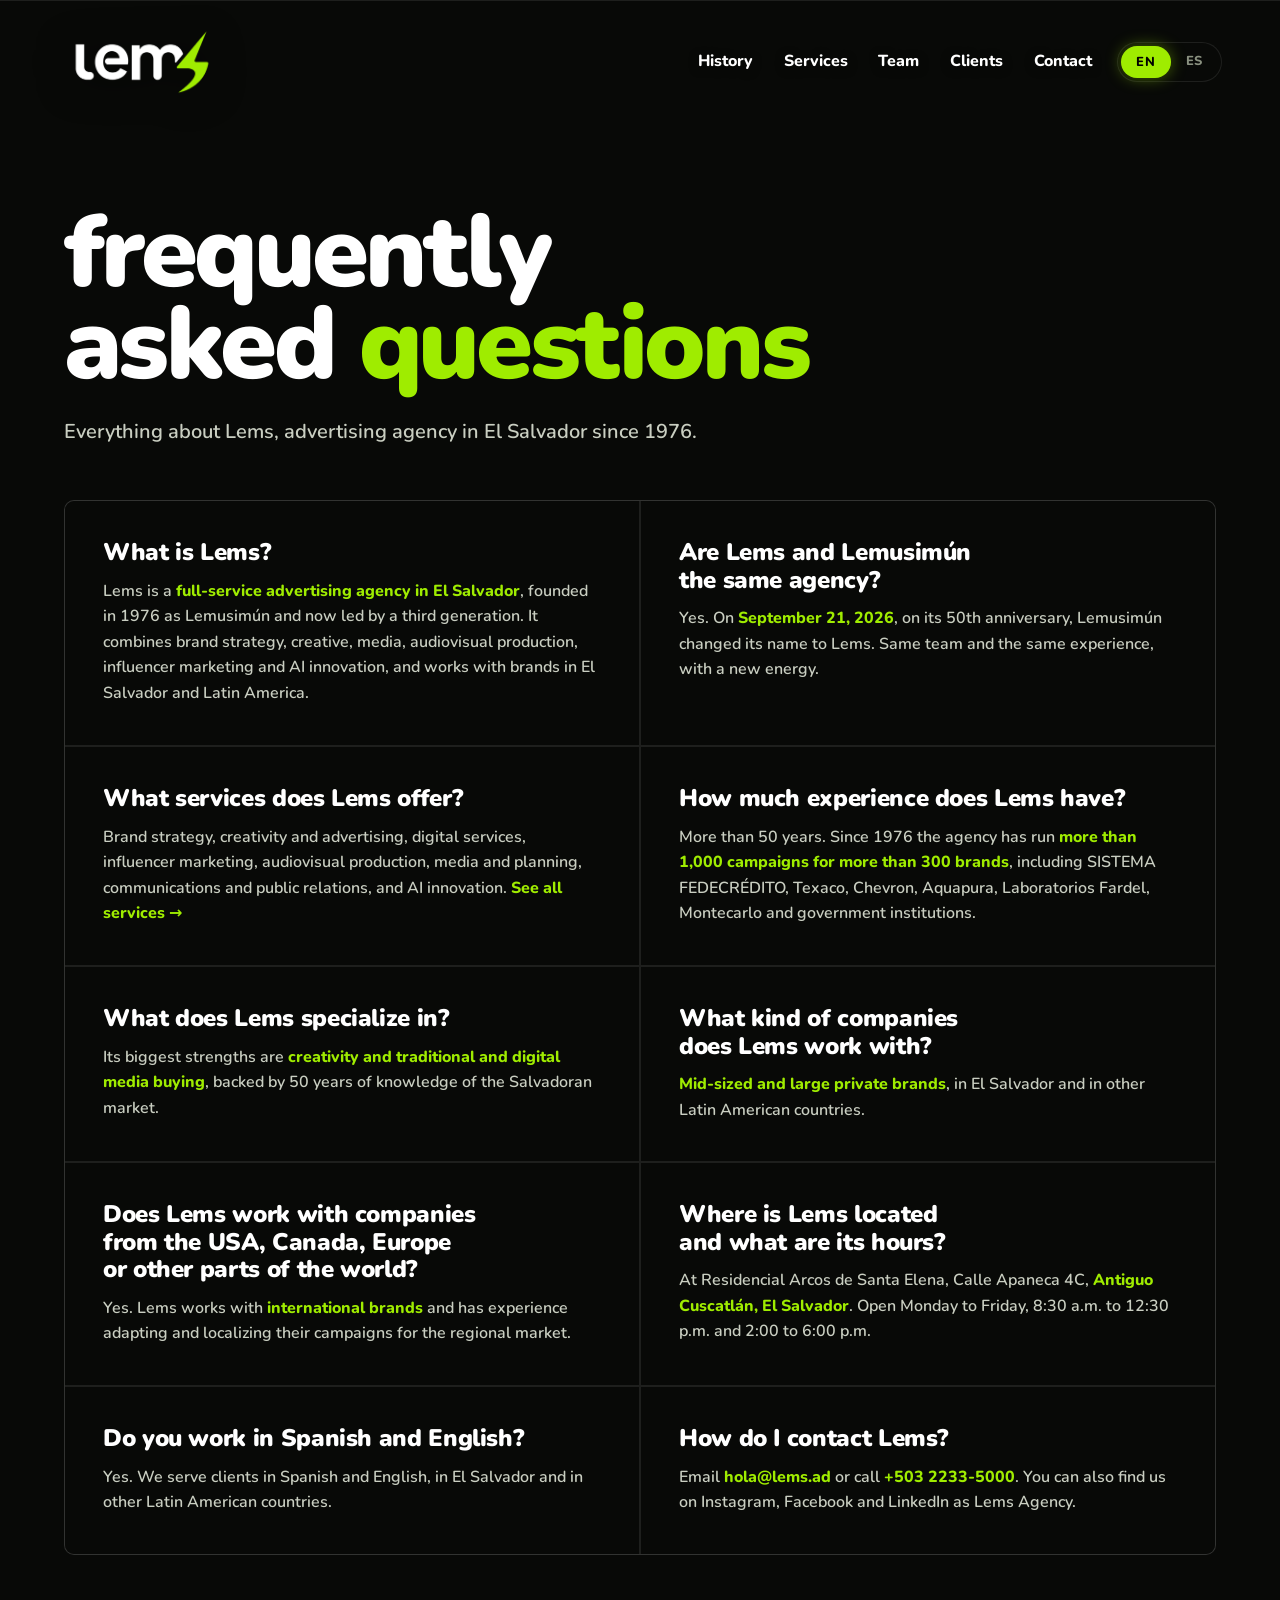
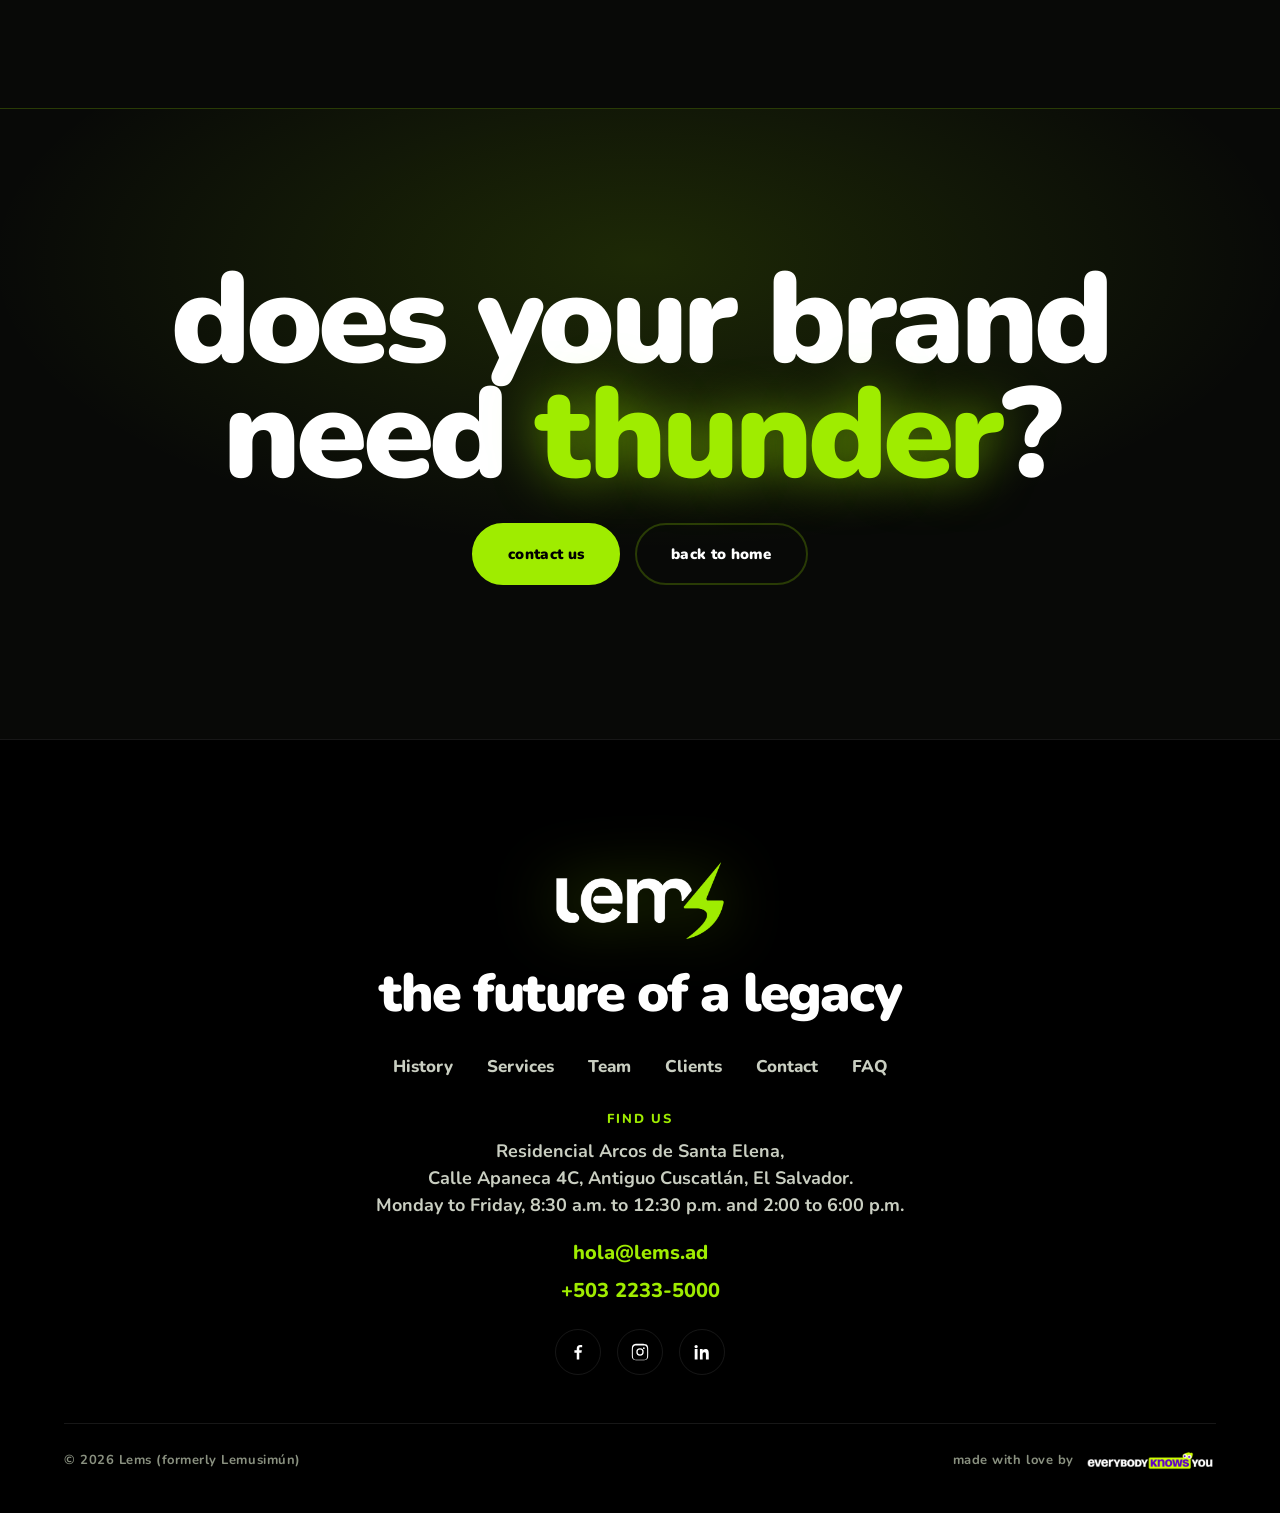
<file: en/faq/index.html>
<!doctype html>
<html lang="en">
<head>
<meta charset="utf-8">
<meta name="viewport" content="width=device-width, initial-scale=1, viewport-fit=cover">
<title>FAQ | Lems, advertising agency in El Salvador</title>
<meta name="description" content="What is Lems, is it the same agency as Lemusimún, what services does it offer and where is it? Answers about the El Salvador advertising agency, since 1976.">
<link rel="canonical" href="https://lems.ad/en/faq/">
<link rel="alternate" hreflang="es" href="https://lems.ad/faq/">
<link rel="alternate" hreflang="es-SV" href="https://lems.ad/faq/">
<link rel="alternate" hreflang="en" href="https://lems.ad/en/faq/">
<link rel="alternate" hreflang="x-default" href="https://lems.ad/faq/">
<meta property="og:type" content="website">
<meta property="og:site_name" content="Lems">
<meta property="og:title" content="FAQ | Lems, advertising agency in El Salvador">
<meta property="og:description" content="What is Lems, is it the same agency as Lemusimún, what services does it offer and where is it? Answers about the El Salvador advertising agency, since 1976.">
<meta property="og:url" content="https://lems.ad/en/faq/">
<meta property="og:image" content="https://lems.ad/assets/images/social-share/social-share-lems-lems.ad.jpg">
<meta property="og:image:width" content="1200">
<meta property="og:image:height" content="630">
<meta property="og:locale" content="en_US">
<meta name="twitter:card" content="summary_large_image">
<meta name="twitter:title" content="FAQ | Lems, advertising agency in El Salvador">
<meta name="twitter:description" content="What is Lems, is it the same agency as Lemusimún, what services does it offer and where is it? Answers about the El Salvador advertising agency, since 1976.">
<meta name="twitter:image" content="https://lems.ad/assets/images/social-share/social-share-lems-lems.ad.jpg">
<meta name="robots" content="index, follow, max-image-preview:large, max-snippet:-1, max-video-preview:-1">
<meta name="author" content="Lems">
<meta name="theme-color" content="#000000">
<meta http-equiv="content-language" content="en">
<link rel="icon" href="../../favicon.ico" sizes="any">
<link rel="icon" type="image/png" sizes="32x32" href="../../favicon-32x32.png">
<link rel="apple-touch-icon" sizes="180x180" href="../../apple-touch-icon.png">
<link rel="manifest" href="../../site.webmanifest">
<link rel="alternate" type="text/plain" title="llms.txt" href="https://lems.ad/llms.txt">
<link rel="preconnect" href="https://fonts.googleapis.com">
<link rel="preconnect" href="https://fonts.gstatic.com" crossorigin>
<link rel="preload" as="style" href="https://fonts.googleapis.com/css2?family=Nunito:wght@400;500;600;700;800;900&amp;display=swap">
<link rel="stylesheet" href="https://fonts.googleapis.com/css2?family=Nunito:wght@400;500;600;700;800;900&amp;display=swap" media="print" onload="this.media='all'">
<noscript><link rel="stylesheet" href="https://fonts.googleapis.com/css2?family=Nunito:wght@400;500;600;700;800;900&amp;display=swap"></noscript>
<link rel="stylesheet" href="../../assets/css/tokens.css">
<link rel="stylesheet" href="../../assets/css/styles.css">
<script>document.documentElement.classList.add('js')</script>
<script type="application/ld+json">
{
 "@context": "https://schema.org",
 "@graph": [
  {
   "@type": "FAQPage",
   "@id": "https://lems.ad/en/faq/#faq",
   "url": "https://lems.ad/en/faq/",
   "name": "FAQ | Lems, advertising agency in El Salvador",
   "inLanguage": "en",
   "isPartOf": {
    "@id": "https://lems.ad/#website"
   },
   "about": {
    "@id": "https://lems.ad/#org"
   },
   "breadcrumb": {
    "@id": "https://lems.ad/en/faq/#breadcrumb"
   },
   "mainEntity": [
    {
     "@type": "Question",
     "name": "What is Lems?",
     "acceptedAnswer": {
      "@type": "Answer",
      "text": "Lems is a full-service advertising agency in El Salvador, founded in 1976 as Lemusimún and now led by a third generation. It combines brand strategy, creative, media, audiovisual production, influencer marketing and AI innovation, and works with brands in El Salvador and Latin America."
     }
    },
    {
     "@type": "Question",
     "name": "Are Lems and Lemusimún the same agency?",
     "acceptedAnswer": {
      "@type": "Answer",
      "text": "Yes. On September 21, 2026, on its 50th anniversary, Lemusimún changed its name to Lems. Same team and the same experience, with a new energy."
     }
    },
    {
     "@type": "Question",
     "name": "What services does Lems offer?",
     "acceptedAnswer": {
      "@type": "Answer",
      "text": "Brand strategy, creativity and advertising, digital services, influencer marketing, audiovisual production, media and planning, communications and public relations, and AI innovation."
     }
    },
    {
     "@type": "Question",
     "name": "How much experience does Lems have?",
     "acceptedAnswer": {
      "@type": "Answer",
      "text": "More than 50 years. Since 1976 the agency has run more than 1,000 campaigns for more than 300 brands, including SISTEMA FEDECRÉDITO, Texaco, Chevron, Aquapura, Laboratorios Fardel, Montecarlo and government institutions."
     }
    },
    {
     "@type": "Question",
     "name": "What does Lems specialize in?",
     "acceptedAnswer": {
      "@type": "Answer",
      "text": "Its biggest strengths are creativity and traditional and digital media buying, backed by 50 years of knowledge of the Salvadoran market."
     }
    },
    {
     "@type": "Question",
     "name": "What kind of companies does Lems work with?",
     "acceptedAnswer": {
      "@type": "Answer",
      "text": "Mid-sized and large private brands, in El Salvador and in other Latin American countries."
     }
    },
    {
     "@type": "Question",
     "name": "Does Lems work with companies from the USA, Canada, Europe or other parts of the world?",
     "acceptedAnswer": {
      "@type": "Answer",
      "text": "Yes. Lems works with international brands and has experience adapting and localizing their campaigns for the regional market."
     }
    },
    {
     "@type": "Question",
     "name": "Where is Lems located and what are its hours?",
     "acceptedAnswer": {
      "@type": "Answer",
      "text": "At Residencial Arcos de Santa Elena, Calle Apaneca 4C, Antiguo Cuscatlán, El Salvador. Open Monday to Friday, 8:30 a.m. to 12:30 p.m. and 2:00 to 6:00 p.m."
     }
    },
    {
     "@type": "Question",
     "name": "Do you work in Spanish and English?",
     "acceptedAnswer": {
      "@type": "Answer",
      "text": "Yes. We serve clients in Spanish and English, in El Salvador and in other Latin American countries."
     }
    },
    {
     "@type": "Question",
     "name": "How do I contact Lems?",
     "acceptedAnswer": {
      "@type": "Answer",
      "text": "Email hola@lems.ad or call +503 2233-5000. You can also find us on Instagram, Facebook and LinkedIn as Lems Agency."
     }
    }
   ]
  },
  {
   "@type": "BreadcrumbList",
   "itemListElement": [
    {
     "@type": "ListItem",
     "position": 1,
     "name": "Lems",
     "item": "https://lems.ad/en/"
    },
    {
     "@type": "ListItem",
     "position": 2,
     "name": "FAQ",
     "item": "https://lems.ad/en/faq/"
    }
   ],
   "@id": "https://lems.ad/en/faq/#breadcrumb"
  }
 ]
}
</script>
</head>
<body data-assets="../../assets/">

<div class="progress" id="progress"></div>
<div id="ambient" aria-hidden="true"></div>
<div id="sparks" aria-hidden="true"></div>

<nav class="nav" id="nav" aria-label="Main">
  <div class="nav__in">
    <a class="nav__logo" href="../index.html" aria-label="Lems, home"><img src="../../assets/images/logos/logo-lems-lems.ad.webp" alt="Lems, advertising agency" width="700" height="267"></a>
    <div class="nav__right">
      <div class="nav__links">
        <a href="../index.html#historia">History</a>
        <a href="../services/index.html">Services</a>
        <a href="../index.html#equipo">Team</a>
        <a href="../index.html#clientes">Clients</a>
        <a href="../index.html#nosotros">Contact</a>
      </div>
      <div class="langtoggle" role="group" aria-label="Idioma / Language">
        <span class="langopt is-active" aria-current="true">EN</span>
        <a class="langopt" href="../../faq/index.html" hreflang="es" lang="es">ES</a>
      </div>
      <button class="nav__burger" id="burger" aria-label="Menu" aria-expanded="false"><span></span><span></span><span></span></button>
    </div>
  </div>
  <div class="nav__panel" id="panel">
    <a href="../index.html#historia">history</a>
    <a href="../services/index.html">services</a>
    <a href="../index.html#equipo">team</a>
    <a href="../index.html#clientes">clients</a>
    <a href="../index.html#nosotros">contact</a>
  </div>
</nav>

<main>
<section class="sec subhero faq" id="preguntas">
  <div class="wrap">
    <h1 class="sec__title display wide reveal reveal--up">frequently asked <span class="volt">questions</span></h1>
    <p class="sub-lead reveal reveal--up">Everything about Lems, advertising agency in El Salvador since 1976.</p>
    <div class="faq__list">
      <div class="faq__item reveal reveal--up"><h2>What is Lems?</h2><p>Lems is a <b>full-service advertising agency in El Salvador</b>, founded in 1976 as Lemusimún and now led by a third generation. It combines brand strategy, creative, media, audiovisual production, influencer marketing and AI innovation, and works with brands in El Salvador and Latin America.</p></div>
      <div class="faq__item reveal reveal--up"><h2>Are Lems and Lemusimún the same agency?</h2><p>Yes. On <b>September 21, 2026</b>, on its 50th anniversary, Lemusimún changed its name to Lems. Same team and the same experience, with a new energy.</p></div>
      <div class="faq__item reveal reveal--up"><h2>What services does Lems offer?</h2><p>Brand strategy, creativity and advertising, digital services, influencer marketing, audiovisual production, media and planning, communications and public relations, and AI innovation. <a href="../services/index.html">See all services →</a></p></div>
      <div class="faq__item reveal reveal--up"><h2>How much experience does Lems have?</h2><p>More than 50 years. Since 1976 the agency has run <b>more than 1,000 campaigns for more than 300 brands</b>, including SISTEMA FEDECRÉDITO, Texaco, Chevron, Aquapura, Laboratorios Fardel, Montecarlo and government institutions.</p></div>
      <div class="faq__item reveal reveal--up"><h2>What does Lems specialize in?</h2><p>Its biggest strengths are <b>creativity and traditional and digital media buying</b>, backed by 50 years of knowledge of the Salvadoran market.</p></div>
      <div class="faq__item reveal reveal--up"><h2>What kind of companies does Lems work with?</h2><p><b>Mid-sized and large private brands</b>, in El Salvador and in other Latin American countries.</p></div>
      <div class="faq__item reveal reveal--up"><h2>Does Lems work with companies from the USA, Canada, Europe or other parts of the world?</h2><p>Yes. Lems works with <b>international brands</b> and has experience adapting and localizing their campaigns for the regional market.</p></div>
      <div class="faq__item reveal reveal--up"><h2>Where is Lems located and what are its hours?</h2><p>At Residencial Arcos de Santa Elena, Calle Apaneca 4C, <b>Antiguo Cuscatlán, El Salvador</b>. Open Monday to Friday, 8:30 a.m. to 12:30 p.m. and 2:00 to 6:00 p.m.</p></div>
      <div class="faq__item reveal reveal--up"><h2>Do you work in Spanish and English?</h2><p>Yes. We serve clients in Spanish and English, in El Salvador and in other Latin American countries.</p></div>
      <div class="faq__item reveal reveal--up"><h2>How do I contact Lems?</h2><p>Email <b>hola@lems.ad</b> or call <b>+503 2233-5000</b>. You can also find us on Instagram, Facebook and LinkedIn as Lems Agency.</p></div>
    </div>
  </div>
</section>

<section class="sec cta" id="nosotros">
  <div class="cta__glow" aria-hidden="true"></div>
  <div class="wrap cta__in">
    <h2 class="display">does your brand need <span class="volt">thunder</span>?</h2>
    <div class="cta__row">
      <a href="mailto:hola@lems.ad" class="btn btn--solid">contact us</a>
      <a href="../index.html" class="btn btn--ghost">back to home</a>
    </div>
  </div>
</section>
</main>

<footer class="foot">
  <div class="wrap">
    <img class="foot__logo" src="../../assets/images/logos/logo-lems-lems.ad.webp" alt="Lems" width="700" height="267" loading="lazy">
    <div class="foot__slogan">the future of a legacy</div>
    <nav class="foot__nav" aria-label="Footer">
      <a href="../index.html#historia">History</a>
      <a href="../services/index.html">Services</a>
      <a href="../index.html#equipo">Team</a>
      <a href="../index.html#clientes">Clients</a>
      <a href="../index.html#nosotros">Contact</a>
      <a href="index.html">FAQ</a>
    </nav>
    <p class="foot__addr"><span class="lbl">Find us</span>Residencial Arcos de Santa Elena,<br>Calle Apaneca 4C, Antiguo Cuscatlán, El Salvador.<br>Monday to Friday, 8:30 a.m. to 12:30 p.m. and 2:00 to 6:00 p.m.</p>
    <a class="foot__email" href="mailto:hola@lems.ad">hola@lems.ad</a><br>
    <a class="foot__email" href="tel:+50322335000" style="margin-top:6px">+503 2233-5000</a>
    <div class="foot__social">
      <a href="https://www.facebook.com/lemsagency/" target="_blank" rel="noopener" aria-label="Facebook"><svg viewBox="0 0 24 24"><path d="M13.5 21v-8h2.7l.4-3.1h-3.1V7.9c0-.9.25-1.5 1.55-1.5H17V3.6c-.3 0-1.3-.1-2.45-.1-2.43 0-4.05 1.48-4.05 4.2v2.2H7.7V13h2.8v8z"/></svg></a>
      <a href="https://www.instagram.com/lems_agency/" target="_blank" rel="noopener" aria-label="Instagram"><svg viewBox="0 0 24 24"><path d="M12 2.2c3.2 0 3.6 0 4.85.07 1.17.05 1.8.25 2.23.42.56.22.96.48 1.38.9.42.42.68.82.9 1.38.17.42.37 1.06.42 2.23.06 1.27.07 1.65.07 4.85s-.01 3.58-.07 4.85c-.05 1.17-.25 1.8-.42 2.23-.22.56-.48.96-.9 1.38-.42.42-.82.68-1.38.9-.42.17-1.06.37-2.23.42-1.27.06-1.65.07-4.85.07s-3.58-.01-4.85-.07c-1.17-.05-1.8-.25-2.23-.42-.56-.22-.96-.48-1.38-.9-.42-.42-.68-.82-.9-1.38-.17-.42-.37-1.06-.42-2.23C2.21 15.58 2.2 15.2 2.2 12s.01-3.58.07-4.85c.05-1.17.25-1.8.42-2.23.22-.56.48-.96.9-1.38.42-.42.82-.68 1.38-.9.42-.17 1.06-.37 2.23-.42C8.42 2.21 8.8 2.2 12 2.2m0 1.98c-3.15 0-3.5.01-4.74.07-.9.04-1.38.19-1.7.32-.43.16-.74.36-1.06.68-.32.32-.52.63-.68 1.06-.13.32-.28.8-.32 1.7-.06 1.24-.07 1.6-.07 4.74s.01 3.5.07 4.74c.04.9.19 1.38.32 1.7.16.43.36.74.68 1.06.32.32.63.52 1.06.68.32.13.8.28 1.7.32 1.24.06 1.6.07 4.74.07s3.5-.01 4.74-.07c.9-.04 1.38-.19 1.7-.32.43-.16.74-.36 1.06-.68.32-.32.52-.63.68-1.06.13-.32.28-.8.32-1.7.06-1.24.07-1.6.07-4.74s-.01-3.5-.07-4.74c-.04-.9-.19-1.38-.32-1.7-.16-.43-.36-.74-.68-1.06-.32-.32-.63-.52-1.06-.68-.32-.13-.8-.28-1.7-.32-1.24-.06-1.6-.07-4.74-.07m0 3.37a4.45 4.45 0 110 8.9 4.45 4.45 0 010-8.9m0 7.34a2.89 2.89 0 100-5.78 2.89 2.89 0 000 5.78m5.66-7.54a1.04 1.04 0 11-2.08 0 1.04 1.04 0 012.08 0"/></svg></a>
      <a href="https://www.linkedin.com/company/lemsagency" target="_blank" rel="noopener" aria-label="LinkedIn"><svg viewBox="0 0 24 24"><path d="M6.94 5.5a2 2 0 11-4 0 2 2 0 014 0M3.25 8.5h3.4V21h-3.4zM9.5 8.5h3.26v1.7h.05c.45-.86 1.56-1.77 3.22-1.77 3.44 0 4.08 2.27 4.08 5.22V21h-3.4v-5.55c0-1.32-.02-3.02-1.84-3.02-1.84 0-2.12 1.44-2.12 2.92V21H9.5z"/></svg></a>
    </div>
    <div class="foot__bar">
      <span>© 2026 Lems (formerly Lemusimún)</span>
      <span class="foot__made"><span>made with love by</span> <a href="https://everybodyknowsyou.com" target="_blank" rel="noopener" aria-label="everybody knows you"><img class="foot__eky" src="../../assets/images/logos/logo-everybodyknowsyou-lems.ad.png" alt="everybody knows you" width="360" height="68"></a></span>
    </div>
  </div>
</footer>

<script src="../../assets/js/main.js" defer></script>
</body>
</html>
</file>
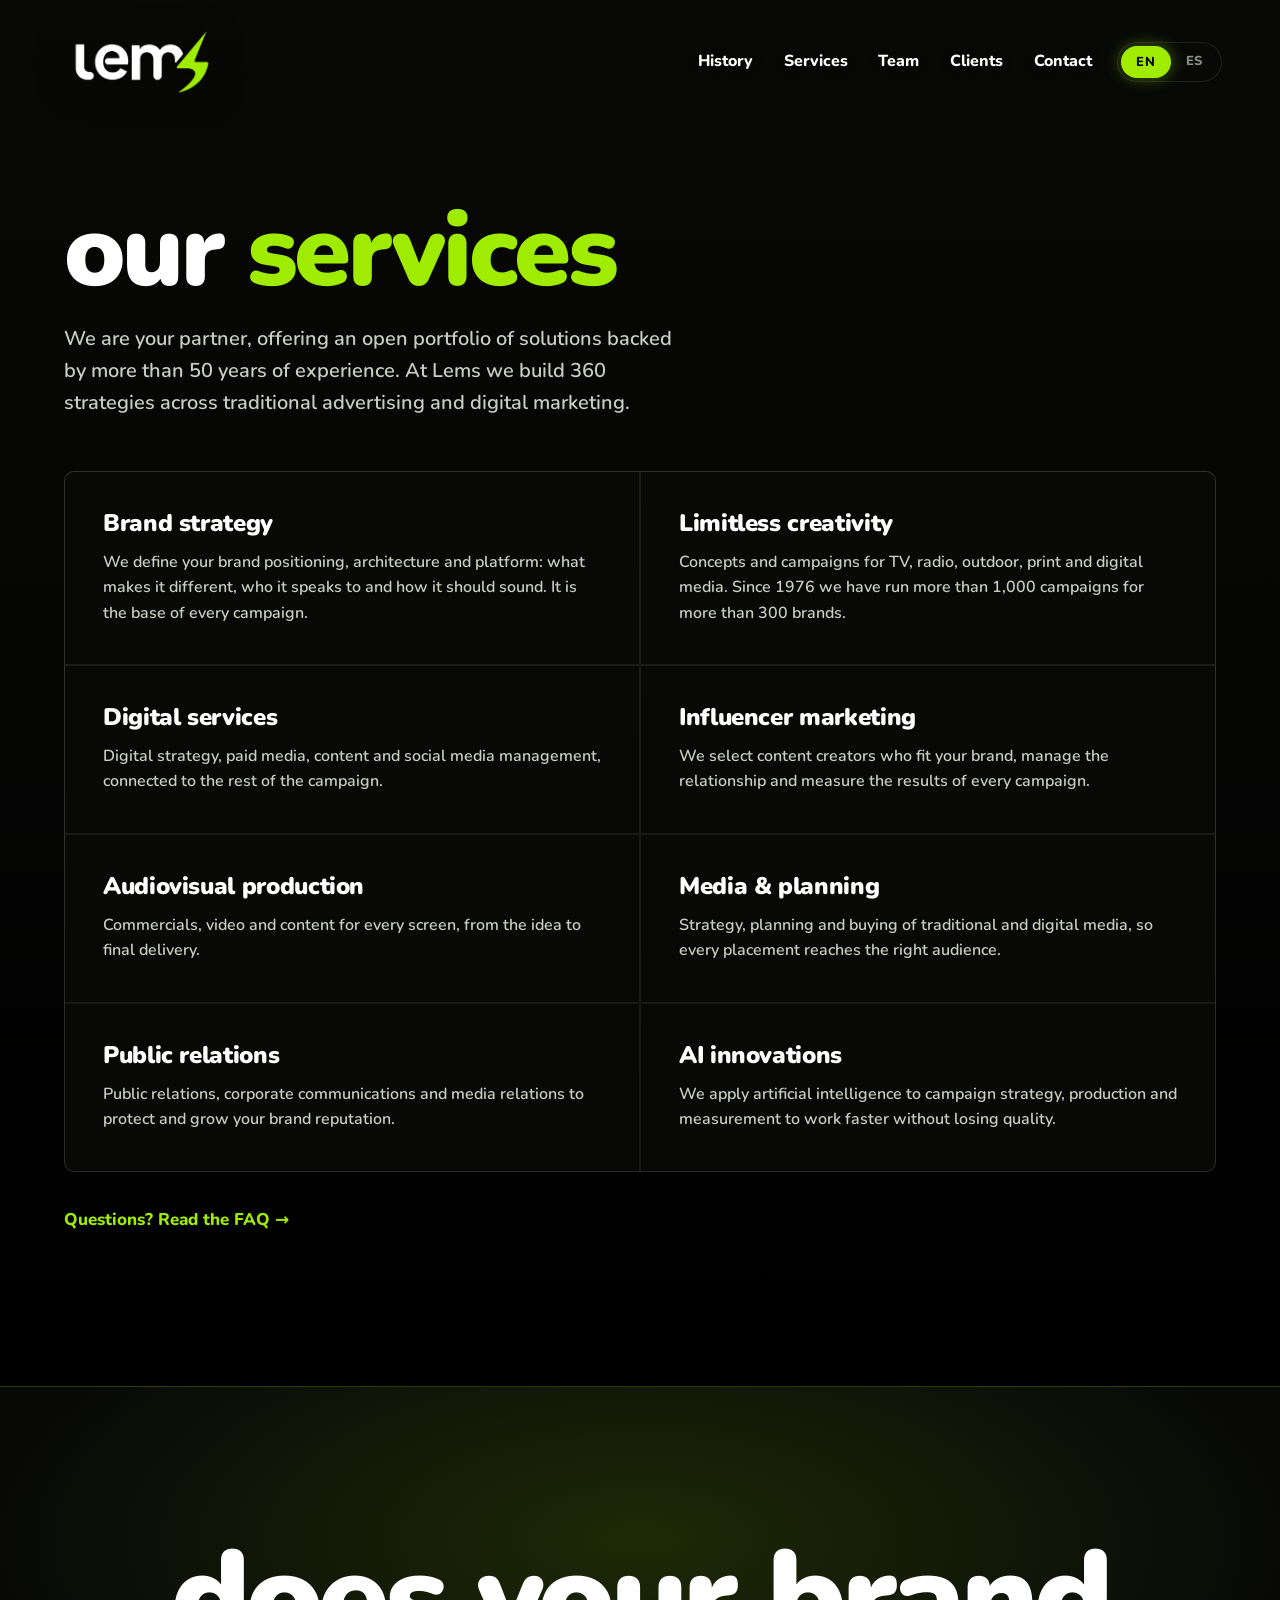
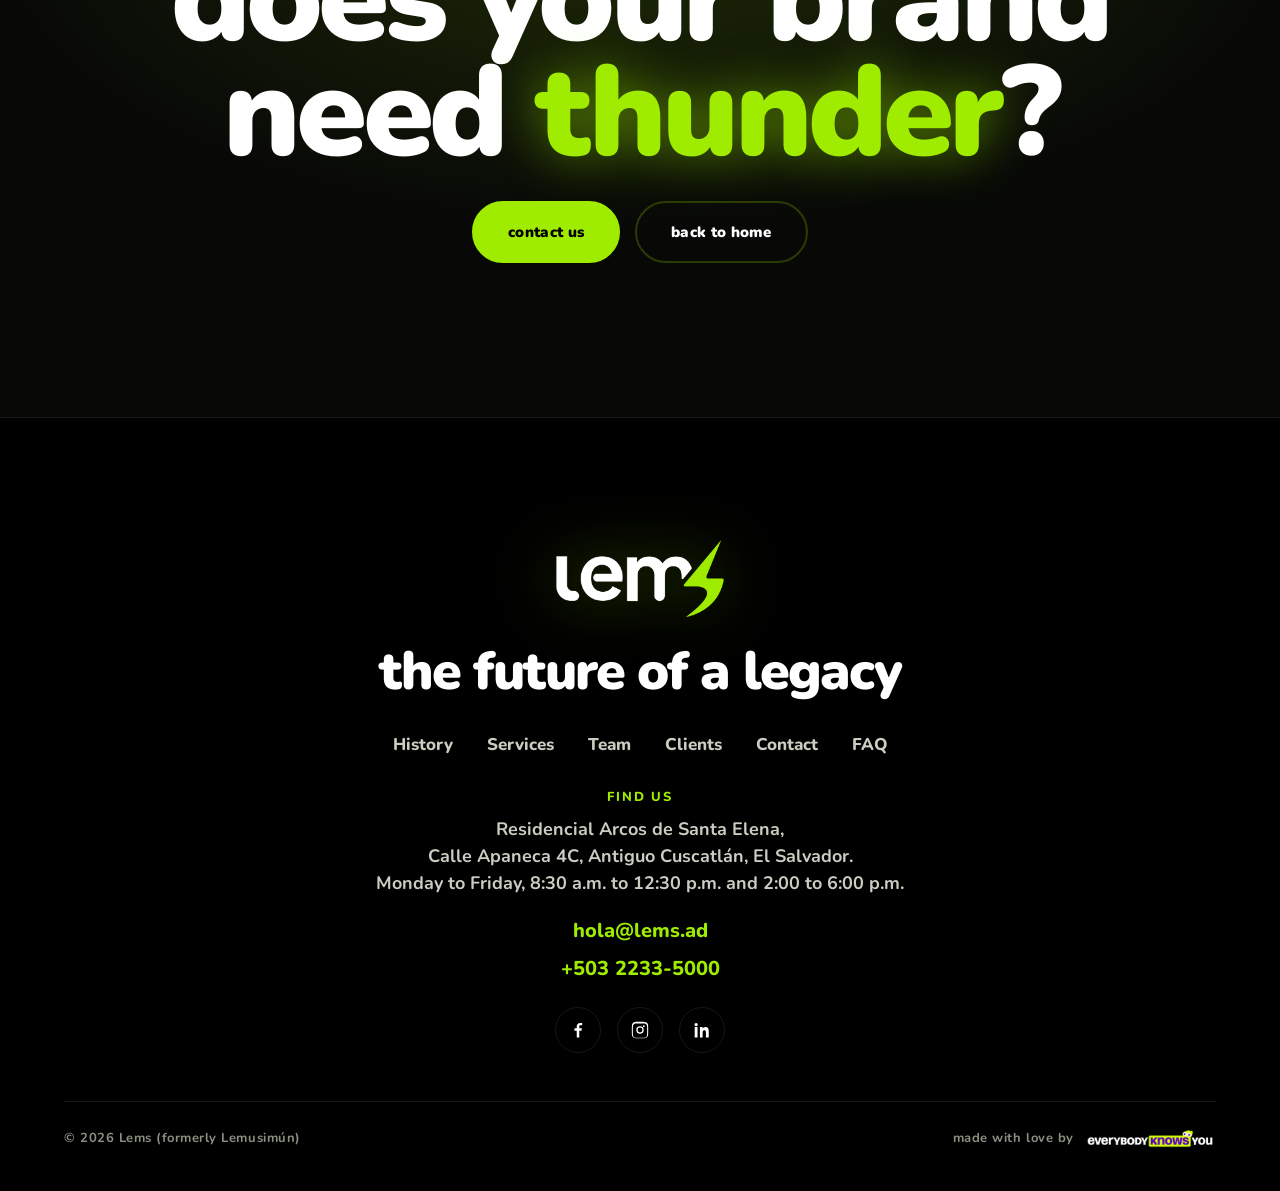
<file: en/services/index.html>
<!doctype html>
<html lang="en">
<head>
<meta charset="utf-8">
<meta name="viewport" content="width=device-width, initial-scale=1, viewport-fit=cover">
<title>Advertising services in El Salvador | Lems</title>
<meta name="description" content="Brand strategy, creative, media, audiovisual production, influencer marketing, PR and AI. Services by Lems (formerly Lemusimún), since 1976.">
<link rel="canonical" href="https://lems.ad/en/services/">
<link rel="alternate" hreflang="es" href="https://lems.ad/servicios/">
<link rel="alternate" hreflang="es-SV" href="https://lems.ad/servicios/">
<link rel="alternate" hreflang="en" href="https://lems.ad/en/services/">
<link rel="alternate" hreflang="x-default" href="https://lems.ad/servicios/">
<meta property="og:type" content="website">
<meta property="og:site_name" content="Lems">
<meta property="og:title" content="Advertising services in El Salvador | Lems">
<meta property="og:description" content="Brand strategy, creative, media, audiovisual production, influencer marketing, PR and AI. Services by Lems (formerly Lemusimún), since 1976.">
<meta property="og:url" content="https://lems.ad/en/services/">
<meta property="og:image" content="https://lems.ad/assets/images/social-share/social-share-lems-lems.ad.jpg">
<meta property="og:image:width" content="1200">
<meta property="og:image:height" content="630">
<meta property="og:locale" content="en_US">
<meta name="twitter:card" content="summary_large_image">
<meta name="twitter:title" content="Advertising services in El Salvador | Lems">
<meta name="twitter:description" content="Brand strategy, creative, media, audiovisual production, influencer marketing, PR and AI. Services by Lems (formerly Lemusimún), since 1976.">
<meta name="twitter:image" content="https://lems.ad/assets/images/social-share/social-share-lems-lems.ad.jpg">
<meta name="robots" content="index, follow, max-image-preview:large, max-snippet:-1, max-video-preview:-1">
<meta name="author" content="Lems">
<meta name="theme-color" content="#000000">
<meta http-equiv="content-language" content="en">
<link rel="icon" href="../../favicon.ico" sizes="any">
<link rel="icon" type="image/png" sizes="32x32" href="../../favicon-32x32.png">
<link rel="apple-touch-icon" sizes="180x180" href="../../apple-touch-icon.png">
<link rel="manifest" href="../../site.webmanifest">
<link rel="alternate" type="text/plain" title="llms.txt" href="https://lems.ad/llms.txt">
<link rel="preconnect" href="https://fonts.googleapis.com">
<link rel="preconnect" href="https://fonts.gstatic.com" crossorigin>
<link rel="preload" as="style" href="https://fonts.googleapis.com/css2?family=Nunito:wght@400;500;600;700;800;900&amp;display=swap">
<link rel="stylesheet" href="https://fonts.googleapis.com/css2?family=Nunito:wght@400;500;600;700;800;900&amp;display=swap" media="print" onload="this.media='all'">
<noscript><link rel="stylesheet" href="https://fonts.googleapis.com/css2?family=Nunito:wght@400;500;600;700;800;900&amp;display=swap"></noscript>
<link rel="stylesheet" href="../../assets/css/tokens.css">
<link rel="stylesheet" href="../../assets/css/styles.css">
<script>document.documentElement.classList.add('js')</script>
<script type="application/ld+json">
{
 "@context": "https://schema.org",
 "@graph": [
  {
   "@type": "WebPage",
   "@id": "https://lems.ad/en/services/#webpage",
   "url": "https://lems.ad/en/services/",
   "name": "Advertising services in El Salvador | Lems",
   "description": "Brand strategy, creative, media, audiovisual production, influencer marketing, PR and AI. Services by Lems (formerly Lemusimún), since 1976.",
   "inLanguage": "en",
   "isPartOf": {
    "@id": "https://lems.ad/#website"
   },
   "about": {
    "@id": "https://lems.ad/#org"
   },
   "breadcrumb": {
    "@id": "https://lems.ad/en/services/#breadcrumb"
   }
  },
  {
   "@type": "BreadcrumbList",
   "itemListElement": [
    {
     "@type": "ListItem",
     "position": 1,
     "name": "Lems",
     "item": "https://lems.ad/en/"
    },
    {
     "@type": "ListItem",
     "position": 2,
     "name": "Services",
     "item": "https://lems.ad/en/services/"
    }
   ],
   "@id": "https://lems.ad/en/services/#breadcrumb"
  },
  {
   "@type": "ItemList",
   "name": "Lems services",
   "itemListElement": [
    {
     "@type": "ListItem",
     "position": 1,
     "item": {
      "@type": "Service",
      "@id": "https://lems.ad/en/services/#brand-strategy",
      "name": "Brand strategy",
      "description": "We define your brand positioning, architecture and platform: what makes it different, who it speaks to and how it should sound. It is the base of every campaign.",
      "provider": {
       "@id": "https://lems.ad/#org"
      },
      "areaServed": [
       {
        "@type": "Country",
        "name": "El Salvador"
       },
       {
        "@type": "Place",
        "name": "Latin America"
       }
      ]
     }
    },
    {
     "@type": "ListItem",
     "position": 2,
     "item": {
      "@type": "Service",
      "@id": "https://lems.ad/en/services/#creativity-and-advertising",
      "name": "Limitless creativity",
      "description": "Concepts and campaigns for TV, radio, outdoor, print and digital media. Since 1976 we have run more than 1,000 campaigns for more than 300 brands.",
      "provider": {
       "@id": "https://lems.ad/#org"
      },
      "areaServed": [
       {
        "@type": "Country",
        "name": "El Salvador"
       },
       {
        "@type": "Place",
        "name": "Latin America"
       }
      ]
     }
    },
    {
     "@type": "ListItem",
     "position": 3,
     "item": {
      "@type": "Service",
      "@id": "https://lems.ad/en/services/#digital-services",
      "name": "Digital services",
      "description": "Digital strategy, paid media, content and social media management, connected to the rest of the campaign.",
      "provider": {
       "@id": "https://lems.ad/#org"
      },
      "areaServed": [
       {
        "@type": "Country",
        "name": "El Salvador"
       },
       {
        "@type": "Place",
        "name": "Latin America"
       }
      ]
     }
    },
    {
     "@type": "ListItem",
     "position": 4,
     "item": {
      "@type": "Service",
      "@id": "https://lems.ad/en/services/#influencer-marketing",
      "name": "Influencer marketing",
      "description": "We select content creators who fit your brand, manage the relationship and measure the results of every campaign.",
      "provider": {
       "@id": "https://lems.ad/#org"
      },
      "areaServed": [
       {
        "@type": "Country",
        "name": "El Salvador"
       },
       {
        "@type": "Place",
        "name": "Latin America"
       }
      ]
     }
    },
    {
     "@type": "ListItem",
     "position": 5,
     "item": {
      "@type": "Service",
      "@id": "https://lems.ad/en/services/#audiovisual-production",
      "name": "Audiovisual production",
      "description": "Commercials, video and content for every screen, from the idea to final delivery.",
      "provider": {
       "@id": "https://lems.ad/#org"
      },
      "areaServed": [
       {
        "@type": "Country",
        "name": "El Salvador"
       },
       {
        "@type": "Place",
        "name": "Latin America"
       }
      ]
     }
    },
    {
     "@type": "ListItem",
     "position": 6,
     "item": {
      "@type": "Service",
      "@id": "https://lems.ad/en/services/#media-and-planning",
      "name": "Media & planning",
      "description": "Strategy, planning and buying of traditional and digital media, so every placement reaches the right audience.",
      "provider": {
       "@id": "https://lems.ad/#org"
      },
      "areaServed": [
       {
        "@type": "Country",
        "name": "El Salvador"
       },
       {
        "@type": "Place",
        "name": "Latin America"
       }
      ]
     }
    },
    {
     "@type": "ListItem",
     "position": 7,
     "item": {
      "@type": "Service",
      "@id": "https://lems.ad/en/services/#communications-and-pr",
      "name": "Public relations",
      "description": "Public relations, corporate communications and media relations to protect and grow your brand reputation.",
      "provider": {
       "@id": "https://lems.ad/#org"
      },
      "areaServed": [
       {
        "@type": "Country",
        "name": "El Salvador"
       },
       {
        "@type": "Place",
        "name": "Latin America"
       }
      ]
     }
    },
    {
     "@type": "ListItem",
     "position": 8,
     "item": {
      "@type": "Service",
      "@id": "https://lems.ad/en/services/#ai-innovations",
      "name": "AI innovations",
      "description": "We apply artificial intelligence to campaign strategy, production and measurement to work faster without losing quality.",
      "provider": {
       "@id": "https://lems.ad/#org"
      },
      "areaServed": [
       {
        "@type": "Country",
        "name": "El Salvador"
       },
       {
        "@type": "Place",
        "name": "Latin America"
       }
      ]
     }
    }
   ]
  }
 ]
}
</script>
</head>
<body data-assets="../../assets/">

<div class="progress" id="progress"></div>
<div id="ambient" aria-hidden="true"></div>
<div id="sparks" aria-hidden="true"></div>

<nav class="nav" id="nav" aria-label="Main">
  <div class="nav__in">
    <a class="nav__logo" href="../index.html" aria-label="Lems, home"><img src="../../assets/images/logos/logo-lems-lems.ad.webp" alt="Lems, advertising agency" width="700" height="267"></a>
    <div class="nav__right">
      <div class="nav__links">
        <a href="../index.html#historia">History</a>
        <a href="index.html">Services</a>
        <a href="../index.html#equipo">Team</a>
        <a href="../index.html#clientes">Clients</a>
        <a href="../index.html#nosotros">Contact</a>
      </div>
      <div class="langtoggle" role="group" aria-label="Idioma / Language">
        <span class="langopt is-active" aria-current="true">EN</span>
        <a class="langopt" href="../../servicios/index.html" hreflang="es" lang="es">ES</a>
      </div>
      <button class="nav__burger" id="burger" aria-label="Menu" aria-expanded="false"><span></span><span></span><span></span></button>
    </div>
  </div>
  <div class="nav__panel" id="panel">
    <a href="../index.html#historia">history</a>
    <a href="index.html">services</a>
    <a href="../index.html#equipo">team</a>
    <a href="../index.html#clientes">clients</a>
    <a href="../index.html#nosotros">contact</a>
  </div>
</nav>

<main>
<section class="sec subhero serv" id="servicios">
  <div class="wrap">
    <p class="sec__title display wide reveal reveal--up">our <span class="volt">services</span></p>
    <h1 class="sub-lead sub-lead--h1 reveal reveal--up">We are your partner, offering an open portfolio of solutions backed by more than 50 years of experience. At Lems we build 360 strategies across traditional advertising and digital marketing.</h1>
    <div class="faq__list">
      <div class="faq__item reveal reveal--up" id="brand-strategy"><h2>Brand strategy</h2><p>We define your brand positioning, architecture and platform: what makes it different, who it speaks to and how it should sound. It is the base of every campaign.</p></div>
      <div class="faq__item reveal reveal--up" id="creativity-and-advertising"><h2>Limitless creativity</h2><p>Concepts and campaigns for TV, radio, outdoor, print and digital media. Since 1976 we have run more than 1,000 campaigns for more than 300 brands.</p></div>
      <div class="faq__item reveal reveal--up" id="digital-services"><h2>Digital services</h2><p>Digital strategy, paid media, content and social media management, connected to the rest of the campaign.</p></div>
      <div class="faq__item reveal reveal--up" id="influencer-marketing"><h2>Influencer marketing</h2><p>We select content creators who fit your brand, manage the relationship and measure the results of every campaign.</p></div>
      <div class="faq__item reveal reveal--up" id="audiovisual-production"><h2>Audiovisual production</h2><p>Commercials, video and content for every screen, from the idea to final delivery.</p></div>
      <div class="faq__item reveal reveal--up" id="media-and-planning"><h2>Media & planning</h2><p>Strategy, planning and buying of traditional and digital media, so every placement reaches the right audience.</p></div>
      <div class="faq__item reveal reveal--up" id="communications-and-pr"><h2>Public relations</h2><p>Public relations, corporate communications and media relations to protect and grow your brand reputation.</p></div>
      <div class="faq__item reveal reveal--up" id="ai-innovations"><h2>AI innovations</h2><p>We apply artificial intelligence to campaign strategy, production and measurement to work faster without losing quality.</p></div>
    </div>
    <p class="sub-more reveal reveal--up"><a href="../faq/index.html">Questions? Read the FAQ →</a></p>
  </div>
</section>

<section class="sec cta" id="nosotros">
  <div class="cta__glow" aria-hidden="true"></div>
  <div class="wrap cta__in">
    <h2 class="display">does your brand need <span class="volt">thunder</span>?</h2>
    <div class="cta__row">
      <a href="mailto:hola@lems.ad" class="btn btn--solid">contact us</a>
      <a href="../index.html" class="btn btn--ghost">back to home</a>
    </div>
  </div>
</section>
</main>

<footer class="foot">
  <div class="wrap">
    <img class="foot__logo" src="../../assets/images/logos/logo-lems-lems.ad.webp" alt="Lems" width="700" height="267" loading="lazy">
    <div class="foot__slogan">the future of a legacy</div>
    <nav class="foot__nav" aria-label="Footer">
      <a href="../index.html#historia">History</a>
      <a href="index.html">Services</a>
      <a href="../index.html#equipo">Team</a>
      <a href="../index.html#clientes">Clients</a>
      <a href="../index.html#nosotros">Contact</a>
      <a href="../faq/index.html">FAQ</a>
    </nav>
    <p class="foot__addr"><span class="lbl">Find us</span>Residencial Arcos de Santa Elena,<br>Calle Apaneca 4C, Antiguo Cuscatlán, El Salvador.<br>Monday to Friday, 8:30 a.m. to 12:30 p.m. and 2:00 to 6:00 p.m.</p>
    <a class="foot__email" href="mailto:hola@lems.ad">hola@lems.ad</a><br>
    <a class="foot__email" href="tel:+50322335000" style="margin-top:6px">+503 2233-5000</a>
    <div class="foot__social">
      <a href="https://www.facebook.com/lemsagency/" target="_blank" rel="noopener" aria-label="Facebook"><svg viewBox="0 0 24 24"><path d="M13.5 21v-8h2.7l.4-3.1h-3.1V7.9c0-.9.25-1.5 1.55-1.5H17V3.6c-.3 0-1.3-.1-2.45-.1-2.43 0-4.05 1.48-4.05 4.2v2.2H7.7V13h2.8v8z"/></svg></a>
      <a href="https://www.instagram.com/lems_agency/" target="_blank" rel="noopener" aria-label="Instagram"><svg viewBox="0 0 24 24"><path d="M12 2.2c3.2 0 3.6 0 4.85.07 1.17.05 1.8.25 2.23.42.56.22.96.48 1.38.9.42.42.68.82.9 1.38.17.42.37 1.06.42 2.23.06 1.27.07 1.65.07 4.85s-.01 3.58-.07 4.85c-.05 1.17-.25 1.8-.42 2.23-.22.56-.48.96-.9 1.38-.42.42-.82.68-1.38.9-.42.17-1.06.37-2.23.42-1.27.06-1.65.07-4.85.07s-3.58-.01-4.85-.07c-1.17-.05-1.8-.25-2.23-.42-.56-.22-.96-.48-1.38-.9-.42-.42-.68-.82-.9-1.38-.17-.42-.37-1.06-.42-2.23C2.21 15.58 2.2 15.2 2.2 12s.01-3.58.07-4.85c.05-1.17.25-1.8.42-2.23.22-.56.48-.96.9-1.38.42-.42.82-.68 1.38-.9.42-.17 1.06-.37 2.23-.42C8.42 2.21 8.8 2.2 12 2.2m0 1.98c-3.15 0-3.5.01-4.74.07-.9.04-1.38.19-1.7.32-.43.16-.74.36-1.06.68-.32.32-.52.63-.68 1.06-.13.32-.28.8-.32 1.7-.06 1.24-.07 1.6-.07 4.74s.01 3.5.07 4.74c.04.9.19 1.38.32 1.7.16.43.36.74.68 1.06.32.32.63.52 1.06.68.32.13.8.28 1.7.32 1.24.06 1.6.07 4.74.07s3.5-.01 4.74-.07c.9-.04 1.38-.19 1.7-.32.43-.16.74-.36 1.06-.68.32-.32.52-.63.68-1.06.13-.32.28-.8.32-1.7.06-1.24.07-1.6.07-4.74s-.01-3.5-.07-4.74c-.04-.9-.19-1.38-.32-1.7-.16-.43-.36-.74-.68-1.06-.32-.32-.63-.52-1.06-.68-.32-.13-.8-.28-1.7-.32-1.24-.06-1.6-.07-4.74-.07m0 3.37a4.45 4.45 0 110 8.9 4.45 4.45 0 010-8.9m0 7.34a2.89 2.89 0 100-5.78 2.89 2.89 0 000 5.78m5.66-7.54a1.04 1.04 0 11-2.08 0 1.04 1.04 0 012.08 0"/></svg></a>
      <a href="https://www.linkedin.com/company/lemsagency" target="_blank" rel="noopener" aria-label="LinkedIn"><svg viewBox="0 0 24 24"><path d="M6.94 5.5a2 2 0 11-4 0 2 2 0 014 0M3.25 8.5h3.4V21h-3.4zM9.5 8.5h3.26v1.7h.05c.45-.86 1.56-1.77 3.22-1.77 3.44 0 4.08 2.27 4.08 5.22V21h-3.4v-5.55c0-1.32-.02-3.02-1.84-3.02-1.84 0-2.12 1.44-2.12 2.92V21H9.5z"/></svg></a>
    </div>
    <div class="foot__bar">
      <span>© 2026 Lems (formerly Lemusimún)</span>
      <span class="foot__made"><span>made with love by</span> <a href="https://everybodyknowsyou.com" target="_blank" rel="noopener" aria-label="everybody knows you"><img class="foot__eky" src="../../assets/images/logos/logo-everybodyknowsyou-lems.ad.png" alt="everybody knows you" width="360" height="68"></a></span>
    </div>
  </div>
</footer>

<script src="../../assets/js/main.js" defer></script>
</body>
</html>
</file>
<file: assets/css/tokens.css>
/* assets/css/tokens.css - colors + fonts ONLY. The one file to edit to re-skin lems.ad. */
:root{
  /* Brand palette */
  --ink:#000000;          /* page background */
  --ink-2:#080907;        /* alternate section background */
  --card:#0E100A;
  --paper:#FFFFFF;        /* main text */
  --dim:#C9CEC1;          /* secondary text */
  --muted:#8A9180;        /* tertiary text, labels */
  --volt:#9FEC00;         /* Lems volt green: accent, buttons, bolt */
  --volt-deep:#79B300;
  --black:#000;
  --line:rgba(159,236,0,.22);
  --line-soft:rgba(255,255,255,.09);
  --glow:rgba(159,236,0,.55);

  /* Volt and shade alphas used by effects */
  --volt-a09:rgba(159,236,0,.09);
  --volt-a14:rgba(159,236,0,.14);
  --volt-a16:rgba(159,236,0,.16);
  --volt-a22:rgba(159,236,0,.22);
  --volt-a30:rgba(159,236,0,.3);
  --volt-a35:rgba(159,236,0,.35);
  --volt-a40:rgba(159,236,0,.4);
  --volt-a50:rgba(159,236,0,.5);
  --shade-60:rgba(0,0,0,.6);
  --shade-72:rgba(0,0,0,.72);
  --shade-97:rgba(0,0,0,.97);

  /* Footer credit colors (read by the inline EKY credit logo) */
  --footer-bg:var(--ink);
  --footer-fg:var(--muted);

  /* Fonts */
  --font-display:"Nunito",system-ui,-apple-system,"Segoe UI",sans-serif;
  --font-body:"Nunito",system-ui,-apple-system,"Segoe UI",sans-serif;

  /* Layout */
  --maxw:1320px;
  color-scheme:dark;
}
</file>
<file: assets/css/styles.css>
/* assets/css/styles.css - all styling for lems.ad. Colors and fonts come from tokens.css. */
*{box-sizing:border-box}
html{scroll-behavior:smooth;cursor:url("../images/icons/cursor-rayo-lems-lems.ad.png") 6 1, auto}
a,button,.srow,.member{cursor:url("../images/icons/cursor-rayo-lems-lems.ad.png") 6 1, auto}
html.js .reveal{opacity:0;transition:opacity .9s cubic-bezier(.2,.75,.2,1),transform .9s cubic-bezier(.2,.75,.2,1),clip-path .9s cubic-bezier(.2,.75,.2,1);will-change:opacity,transform}
html.js .reveal--up{transform:translateY(48px)}
html.js .reveal--scale{transform:scale(.92)}
html.js .reveal--clip{clip-path:inset(0 100% 0 0)}
html.js .reveal.in{opacity:1;transform:none;clip-path:inset(0 0 0 0)}
body{margin:0;background:var(--ink);color:var(--paper);font-family:var(--font-body);font-size:17px;line-height:1.6;font-weight:600;-webkit-font-smoothing:antialiased;text-rendering:optimizeLegibility;overflow-x:hidden}
img{max-width:100%;height:auto;display:block}
a{color:inherit;text-decoration:none}
h1,h2,h3,h4{margin:0;font-weight:900;text-wrap:balance}
p{margin:0}
::selection{background:var(--volt);color:var(--black)}

.wrap{width:100%;max-width:var(--maxw);margin-inline:auto;padding-inline:clamp(18px,5vw,64px)}
.display{font-family:var(--font-display);font-weight:900;text-transform:lowercase;letter-spacing:-.035em;line-height:.9}
.volt{color:var(--volt)}

.progress{position:fixed;top:0;left:0;height:3px;width:0;background:linear-gradient(90deg,var(--volt-deep),var(--volt));box-shadow:0 0 16px var(--glow);z-index:120}
#ambient{position:fixed;inset:0;pointer-events:none;z-index:80;overflow:hidden}
.abolt{position:absolute;height:auto;opacity:0;filter:drop-shadow(0 0 6px var(--glow));will-change:transform,opacity}
@keyframes aboltFloat{0%{opacity:0;transform:translateY(16px) rotate(var(--r,0deg)) scale(.86)}18%{opacity:var(--o,.1)}50%{opacity:var(--o,.1);transform:translateY(-14px) rotate(var(--r,0deg)) scale(1.04)}82%{opacity:var(--o,.1)}100%{opacity:0;transform:translateY(-34px) rotate(var(--r,0deg)) scale(.9)}}
#sparks{position:fixed;inset:0;pointer-events:none;z-index:90;overflow:hidden}
.spark{position:absolute;width:var(--s,22px);height:auto;opacity:0;pointer-events:none;filter:drop-shadow(0 0 6px var(--glow)) drop-shadow(0 0 16px var(--volt-a50));animation:sparkflash .85s ease-out forwards;will-change:opacity,transform}
@keyframes sparkflash{0%{opacity:0;transform:scale(.4) rotate(var(--r,0deg))}18%{opacity:.95}40%{opacity:.45}58%{opacity:.85}100%{opacity:0;transform:scale(1.05) translateY(-12px) rotate(var(--r,0deg))}}
@media (prefers-reduced-motion:reduce){#sparks{display:none}}

/* NAV - logo grande en esquina, sin caja */
.nav{position:fixed;top:0;left:0;right:0;z-index:100;padding-top:env(safe-area-inset-top,0px);pointer-events:none}
.nav::before{content:"";position:absolute;inset:0;height:150px;background:linear-gradient(180deg,var(--shade-72),transparent);opacity:0;transition:opacity .4s;pointer-events:none}
.nav.scrolled::before{opacity:1}
.nav__in{display:flex;align-items:center;justify-content:space-between;gap:24px;padding:clamp(16px,2.4vw,30px) clamp(18px,5vw,58px)}
.nav__logo{pointer-events:auto}
.nav__logo img{height:clamp(46px,5vw,64px);width:auto;filter:drop-shadow(0 4px 18px var(--shade-60))}
.nav__links{display:flex;gap:clamp(20px,2.4vw,36px);align-items:center;pointer-events:auto}
.nav__links a{font-size:16px;font-weight:800;color:var(--paper);transition:color .25s;text-shadow:0 2px 10px var(--shade-60)}
.nav__links a:hover{color:var(--volt)}
.nav__burger{display:none;flex-direction:column;gap:5px;background:none;border:0;padding:8px;pointer-events:auto}
.nav__burger span{width:26px;height:3px;background:var(--paper);border-radius:2px;transition:.3s}
.nav__panel{display:none}
.nav__right{display:flex;align-items:center;gap:clamp(14px,2vw,26px);pointer-events:auto}
.langtoggle{display:inline-flex;align-items:center;background:var(--ink-2);border:1px solid var(--line-soft);border-radius:100px;padding:3px}
.langopt{font-family:var(--font-display);font-weight:800;font-size:13px;letter-spacing:.05em;color:var(--muted);background:transparent;border:0;border-radius:100px;padding:6px 15px;cursor:url("../images/icons/cursor-rayo-lems-lems.ad.png") 6 1, auto;transition:color .25s,background .25s,box-shadow .25s}
.langopt:hover{color:var(--paper)}
.langopt.is-active{background:var(--volt);color:var(--black);box-shadow:0 0 16px var(--volt-a40)}

/* HERO */
.hero{position:relative;min-height:84vh;display:flex;align-items:flex-start;justify-content:center;padding:184px 0 72px;overflow:hidden;text-align:center}
.hero__glow{position:absolute;width:90vw;height:90vw;max-width:1100px;max-height:1100px;left:50%;top:-28%;transform:translateX(-50%);background:radial-gradient(circle,var(--volt-a16),transparent 60%);filter:blur(24px);pointer-events:none}
.hero__rayo{position:absolute;right:4%;bottom:7%;width:min(30vw,320px);opacity:.10;transform:rotate(6deg);pointer-events:none}
.hero__in{position:relative;z-index:2;width:100%;display:flex;flex-direction:column;align-items:center}
.hero h1{font-size:clamp(19px,2.9vw,38px);color:var(--dim);font-weight:800;opacity:0;animation:fadeUp 1s .1s cubic-bezier(.2,.75,.2,1) forwards}
.hero__done{margin-top:clamp(14px,2vw,26px);width:clamp(300px,66vw,880px);opacity:0;animation:fadeUp 1s .34s cubic-bezier(.2,.75,.2,1) forwards}
.hero__tag{margin-top:clamp(22px,3vw,34px);font-size:clamp(19px,2.6vw,30px);font-weight:800;color:var(--dim);letter-spacing:-.01em;opacity:0;animation:fadeUp 1s .5s cubic-bezier(.2,.75,.2,1) forwards}
.hero__tag b{color:var(--paper);font-weight:900}
.hero__cta{margin-top:clamp(30px,4vw,44px);display:flex;flex-wrap:wrap;gap:15px;justify-content:center;opacity:0;animation:fadeUp 1s .64s cubic-bezier(.2,.75,.2,1) forwards}
.btn{display:inline-flex;align-items:center;gap:10px;font-family:var(--font-display);font-size:15px;letter-spacing:.02em;font-weight:900;text-transform:lowercase;padding:17px 34px;border-radius:100px;transition:.28s;border:2px solid var(--line)}
.btn--solid{background:var(--volt);color:var(--black);border-color:var(--volt)}
.btn--solid:hover{box-shadow:0 0 34px var(--glow);transform:translateY(-2px)}
.btn--ghost{color:var(--paper)}
.btn--ghost:hover{border-color:var(--volt);color:var(--volt)}

/* SECTION */
section{position:relative}
.sec{padding-block:clamp(80px,12vw,168px)}
.sec__title{font-size:clamp(44px,8vw,110px);max-width:min(100%,14ch)}
.sec__title.wide{max-width:min(100%,20ch)}
.sec__title .volt{color:var(--volt)}

/* HISTORIA */
.hist{background:linear-gradient(180deg,var(--ink),var(--ink-2))}
.hist-title{display:flex;flex-direction:column;align-items:flex-start;gap:.04em;max-width:none;margin-bottom:clamp(18px,2.6vw,32px)}
.hist-title .pre{font-size:.5em}
.hist-title .logo{height:clamp(52px,9vw,132px);width:auto;filter:drop-shadow(0 0 26px var(--volt-a35))}
.hist__body{display:grid;grid-template-columns:1fr 1fr;gap:clamp(32px,6vw,84px);margin-top:0;align-items:center}
.hist__copy .big{color:var(--paper);font-family:var(--font-display);font-weight:900;text-transform:lowercase;letter-spacing:-.025em;font-size:clamp(28px,4vw,52px);line-height:1.02}
.hist__copy p.lead{color:var(--dim);margin-top:26px;font-size:clamp(16px,1.8vw,19px);max-width:46ch;font-weight:600}
.hist__copy b{color:var(--volt);font-weight:800}
.hist__media .frame{position:relative;overflow:hidden;border-radius:22px;box-shadow:0 0 44px var(--volt-a16)}
.hist__media .frame img{width:100%;height:auto;display:block}
.stats{display:grid;grid-template-columns:repeat(3,1fr);gap:2px;background:var(--line-soft);border:1px solid var(--line-soft);margin-top:72px;border-radius:10px;overflow:hidden}
.stat{background:var(--ink-2);padding:46px 26px;text-align:center;display:flex;flex-direction:column;align-items:center;justify-content:center;min-height:210px}
.stat__n{font-family:var(--font-display);font-weight:900;font-size:clamp(58px,10vw,120px);line-height:.86;letter-spacing:-.04em}
.stat__n .u{color:var(--volt)}
.stat__rayo{height:clamp(64px,9vw,104px);width:auto;filter:drop-shadow(0 0 20px var(--glow))}
.stat__l{margin-top:16px;font-size:14px;letter-spacing:.02em;text-transform:uppercase;color:var(--muted);font-weight:800}

/* GREEN BAND - servicios */
.state{background:var(--volt);color:var(--black);overflow:hidden}
.state__track{display:flex;align-items:center;white-space:nowrap;animation:scrollX 23.9s linear infinite;padding-block:24px}
.state__track span{font-family:var(--font-display);font-weight:900;text-transform:lowercase;letter-spacing:-.035em;font-size:clamp(34px,6vw,80px);line-height:1;padding:0 .34em;display:inline-flex;align-items:center;gap:.34em}
.state__track .dot{width:.24em;height:.24em;background:var(--black);border-radius:50%}

/* SERVICIOS list */
.serv{background:linear-gradient(180deg,var(--ink-2),var(--ink))}
.serv__list{margin-top:52px;border-top:1px solid var(--line-soft);columns:2;column-gap:clamp(28px,4.5vw,60px)}
.srow{display:flex;align-items:center;gap:18px;padding:clamp(15px,1.9vw,24px) 6px;border-bottom:1px solid var(--line-soft);position:relative;transition:padding .35s,background .35s;break-inside:avoid}
.srow__no{font-family:var(--font-display);color:var(--volt);font-size:16px;font-weight:900;width:40px;flex:none}
.srow__name{font-family:var(--font-display);font-weight:900;text-transform:lowercase;letter-spacing:-.035em;font-size:clamp(21px,2.9vw,42px);line-height:1;flex:1;transition:color .35s}
@media (max-width:720px){.serv__list{columns:1}}
.srow__ar{width:clamp(20px,2.4vw,30px);flex:none;opacity:0;transform:translateX(-10px);transition:.35s}
.srow:hover{padding-left:22px;background:linear-gradient(90deg,var(--volt-a09),transparent)}
.srow:hover .srow__name{color:var(--volt)}
.srow:hover .srow__ar{opacity:1;transform:none}

/* EQUIPO */
.gen{background:var(--ink)}
.gen__sub{margin-top:26px;color:var(--paper);font-size:clamp(19px,2.7vw,34px);max-width:none;font-weight:800;letter-spacing:-.015em;white-space:nowrap}
.stamp{display:inline-block;color:var(--volt);font-family:var(--font-display);font-weight:900;text-transform:lowercase;font-size:.92em;line-height:1;letter-spacing:-.03em;transform:rotate(-4deg);margin-left:.12em;text-shadow:0 0 22px var(--glow);white-space:nowrap;vertical-align:baseline}
@media (max-width:760px){.gen__sub{white-space:normal;font-size:21px}}
.team{margin-top:52px;display:grid;grid-template-columns:repeat(3,1fr);gap:clamp(16px,2.4vw,30px)}
.member{display:block;color:inherit;text-align:center;transition:transform .4s}
.member:hover{transform:translateY(-6px)}
.member__ph{border-radius:12px;overflow:hidden;background:var(--black);aspect-ratio:4/5}
.member__ph img{width:100%;height:100%;object-fit:cover;object-position:center top;transition:transform .6s}
.member:hover .member__ph img{transform:scale(1.04)}
.member__body{margin-top:22px}
.member__body h4{font-size:clamp(20px,2.7vw,36px);font-weight:900;letter-spacing:-.03em;line-height:.95;white-space:nowrap}
.member__body .role{margin-top:8px;font-size:clamp(14px,1.4vw,16px);letter-spacing:.02em;text-transform:uppercase;color:var(--volt);font-weight:800}

/* VIDEO */
.video{background:var(--ink);padding-top:clamp(24px,4vw,56px)}
.video__frame{position:relative;border:1px solid var(--line);border-radius:14px;overflow:hidden;background:var(--black)}
.video__frame video{width:100%;display:block;aspect-ratio:16/9;object-fit:cover;background:var(--black)}

/* CLIENTES */
.clients{background:linear-gradient(180deg,var(--ink-2),var(--ink))}
.clients__grid{margin-top:54px;display:grid;grid-template-columns:1fr 1fr;gap:clamp(34px,5vw,76px);align-items:start}
.clients__col{display:flex;flex-direction:column;gap:clamp(48px,7vw,110px)}
.clients__col--down{margin-top:clamp(70px,13vw,180px)}
.clip{position:relative;border:2.5px solid var(--volt);border-radius:14px;overflow:hidden;background:var(--black);box-shadow:0 0 30px var(--volt-a22);transform:var(--ct,none)}
.clients__col:nth-child(1) .clip:nth-child(1){--ct:translateX(-4%) rotate(-1.6deg)}
.clients__col:nth-child(1) .clip:nth-child(2){--ct:translateX(2%) rotate(2.4deg)}
.clients__col:nth-child(2) .clip:nth-child(1){--ct:translateX(4%) rotate(1.8deg)}
.clients__col:nth-child(2) .clip:nth-child(2){--ct:translateX(-2%) rotate(-2.4deg)}
html.js .clip.reveal--up{transform:translateY(64px) var(--ct,none)}
html.js .clip.reveal.in{transform:var(--ct,none)}
.clip video{width:100%;display:block;aspect-ratio:16/9;object-fit:cover;background:var(--black)}
@media (max-width:760px){.clients__grid{grid-template-columns:1fr}.clients__col--down{margin-top:0}.clients__col .clip{--ct:none;transform:none}}

/* NOSOTROS / CTA */
.cta{background:var(--ink-2);border-top:1px solid var(--line);position:relative;overflow:hidden}
.cta__glow{position:absolute;left:50%;top:-30%;transform:translateX(-50%);width:120vw;height:60vw;max-height:680px;background:radial-gradient(ellipse at center,var(--volt-a14),transparent 60%);pointer-events:none}
.cta__in{position:relative;z-index:2;text-align:center;display:flex;flex-direction:column;align-items:center;gap:30px}
.cta h2{font-size:clamp(46px,10vw,150px)}
.cta h2 .volt{color:var(--volt);text-shadow:0 0 50px var(--glow)}
.cta__row{display:flex;flex-wrap:wrap;gap:15px;justify-content:center}

/* FOOTER */
.foot{background:var(--ink);border-top:1px solid var(--line-soft);padding-block:clamp(70px,10vw,120px) 40px;text-align:center}
.foot__logo{height:clamp(45px,6.3vw,84px);width:auto;margin:0 auto;filter:drop-shadow(0 0 30px var(--volt-a30))}
.foot__slogan{font-family:var(--font-display);font-weight:900;text-transform:lowercase;letter-spacing:-.035em;font-size:clamp(24px,4.2vw,62px);line-height:.94;margin-top:28px}
.foot__addr{margin-top:30px;color:var(--dim);font-size:clamp(15px,1.7vw,18px);font-weight:700;line-height:1.5}
.foot__addr .lbl{display:block;color:var(--volt);font-size:13px;letter-spacing:.14em;text-transform:uppercase;margin-bottom:8px;font-weight:800}
.foot__nav{margin-top:34px;display:flex;flex-wrap:wrap;gap:clamp(18px,3vw,34px);justify-content:center}
.foot__nav a{font-family:var(--font-display);font-weight:800;color:var(--dim);font-size:17px;transition:color .25s}
.foot__nav a:hover{color:var(--volt)}
.foot__email{display:inline-block;margin-top:18px;color:var(--volt);font-weight:800;font-size:clamp(16px,1.9vw,20px)}
.foot__social{margin-top:22px;display:flex;gap:16px;justify-content:center}
.foot__social a{width:46px;height:46px;border:1px solid var(--line-soft);border-radius:50%;display:flex;align-items:center;justify-content:center;color:var(--paper);transition:.25s}
.foot__social a:hover{border-color:var(--volt);color:var(--volt);box-shadow:0 0 18px var(--glow);transform:translateY(-2px)}
.foot__social svg{width:20px;height:20px;fill:currentColor}
.foot__bar{margin-top:48px;padding-top:24px;border-top:1px solid var(--line-soft);color:var(--muted);font-size:13px;font-weight:700;letter-spacing:.04em;display:flex;flex-wrap:wrap;gap:14px 22px;justify-content:space-between;align-items:center}
@keyframes fadeUp{from{opacity:0;transform:translateY(30px)}to{opacity:1;transform:none}}
@keyframes scrollX{from{transform:translateX(0)}to{transform:translateX(-50%)}}

@media (max-width:760px){
  .nav__links{display:none}
  .nav__burger{display:flex}
  .nav__panel{position:fixed;inset:0;background:var(--shade-97);z-index:99;display:flex;flex-direction:column;justify-content:center;gap:6px;padding:40px;transform:translateX(100%);transition:transform .4s cubic-bezier(.2,.75,.2,1);pointer-events:auto}
  .nav__panel.open{transform:none}
  .nav__panel a{font-family:var(--font-display);font-weight:900;text-transform:lowercase;letter-spacing:-.03em;font-size:38px;color:var(--paper);padding:8px 0;border-bottom:1px solid var(--line-soft)}
  .nav__panel a:last-child{border-bottom:0;color:var(--volt)}
  .hero{min-height:92vh}
  .hist__body{grid-template-columns:1fr}
  .stats{grid-template-columns:1fr}
  .team{grid-template-columns:1fr;max-width:440px;margin-inline:auto}
}
@media (prefers-reduced-motion:reduce){
  html{scroll-behavior:auto}
  html.js .reveal{opacity:1!important;transform:none!important;clip-path:none!important;transition:none}
  .state__track{animation:none}
  #ambient{display:none}
  *,*::before,*::after{animation-duration:.001s!important;animation-iteration-count:1!important}
  .hero h1,.hero__done,.hero__tag,.hero__cta{opacity:1!important;transform:none!important}
}

/* ===== Added for the EKY standard ===== */
/* H1 (approved by Marcela 2026-10-11): sits between the artwork and the tagline, same look as .hero__tag b */
.hero .hero__h1{margin:clamp(22px,3vw,34px) auto 0;max-width:min(100%,62ch);font-family:var(--font-body);font-size:clamp(16px,1.75vw,24px);font-weight:900;line-height:1.3;letter-spacing:-.01em;color:var(--paper);opacity:0;animation:fadeUp 1s .44s cubic-bezier(.2,.75,.2,1) forwards}
.hero .hero__h1 + .hero__tag{margin-top:clamp(14px,1.8vw,22px);animation-delay:.54s}
@media (prefers-reduced-motion:reduce){.hero .hero__h1{opacity:1!important;transform:none!important}}

/* Language switch: real links between / and /en/ */
a.langopt{display:inline-block;text-decoration:none;line-height:1.2}

/* Client clips: caption under each video */
.clip-wrap{display:flex;flex-direction:column;gap:14px}
.clip-cap{font-size:15px;font-weight:800;color:var(--dim);letter-spacing:.01em;padding-left:4px}
.clip-cap b{color:var(--volt);font-weight:900}

/* FAQ */
.faq{background:var(--ink-2);border-top:1px solid var(--line-soft)}
.faq__list{margin-top:52px;display:grid;grid-template-columns:1fr 1fr;gap:2px;background:var(--line-soft);border:1px solid var(--line-soft);border-radius:10px;overflow:hidden}
.faq__item{background:var(--ink-2);padding:clamp(24px,3vw,38px)}
.faq__item h3{font-family:var(--font-display);font-weight:900;font-size:clamp(19px,2vw,24px);line-height:1.15;letter-spacing:-.015em;color:var(--paper)}
.faq__item p{margin-top:12px;color:var(--dim);font-size:16px;font-weight:600;max-width:60ch}
.faq__item p b{color:var(--volt);font-weight:800}
.faq__item:last-child:nth-child(odd){grid-column:1 / -1}
@media (max-width:760px){.faq__list{grid-template-columns:1fr}}

/* Team names are h3 now (was h4) */
.member__body h3{font-size:clamp(20px,2.7vw,36px);font-weight:900;letter-spacing:-.03em;line-height:.95;white-space:nowrap}

/* EKY footer credit (Marcela's original image version) */
.foot__made{display:inline-flex;align-items:center;gap:10px}
.foot__eky{height:25px;width:auto;display:inline-block;vertical-align:middle;transition:.25s}
.foot__made a:hover .foot__eky{filter:drop-shadow(0 0 10px var(--glow))}

/* ===== Subpages (/servicios/, /faq/ and /en/ mirrors) ===== */
.subhero{padding-top:clamp(150px,16vw,210px)}
.sub-lead{margin-top:26px;color:var(--dim);font-size:clamp(17px,1.9vw,20px);font-weight:600;max-width:62ch}
.faq__item h2{font-family:var(--font-display);font-weight:900;font-size:clamp(19px,2vw,24px);line-height:1.15;letter-spacing:-.015em;color:var(--paper)}
.faq__item p a,.sub-more a{color:var(--volt);font-weight:800}
.faq__item{scroll-margin-top:120px}
.sub-more{margin-top:34px;font-size:17px;font-weight:700}
.sub-lead--h1{font-family:var(--font-body);line-height:1.6;letter-spacing:0}
/* Subpage titles: the reveal's clip-path cut the descenders (g, p) of the big display titles */
html.js .subhero .reveal.in{clip-path:none}
/* Hero bolt (2026-10-11): anchored to the "we get it done" artwork instead of the screen edge,
   so it stays next to "DONE" at any zoom level or resolution. --art = the artwork width. */
.hero__in .hero__rayo{--art:clamp(300px,66vw,880px);position:absolute;right:auto;bottom:auto;width:calc(var(--art)*.30);left:calc(50% + var(--art)*.44);top:calc(var(--art)*.19 + 14px);z-index:-1}
/* Client videos (2026-10-11): brand caption under each clip + big green play button over it */
.clients__col:nth-child(1) .clip:nth-of-type(2){--ct:translateX(2%) rotate(2.4deg)}
.clients__col:nth-child(2) .clip:nth-of-type(2){--ct:translateX(-2%) rotate(-2.4deg)}
.clip-cap{margin-top:calc(14px - clamp(48px,7vw,110px));padding-left:8px;font-size:14px;font-weight:800;letter-spacing:.03em;color:var(--dim)}
.clip__play{position:absolute;inset:0;display:flex;align-items:center;justify-content:center;background:transparent;border:0;padding:0;cursor:url("../images/icons/cursor-rayo-lems-lems.ad.png") 6 1, pointer;transition:opacity .3s}
.clip__btn{position:relative;width:clamp(58px,6vw,84px);height:clamp(58px,6vw,84px);border-radius:50%;background:var(--volt);box-shadow:0 0 30px var(--glow);transition:transform .25s,box-shadow .25s}
.clip__btn::after{content:"";position:absolute;left:55%;top:50%;transform:translate(-50%,-50%);width:0;height:0;border-style:solid;border-width:clamp(10px,1.1vw,15px) 0 clamp(10px,1.1vw,15px) clamp(16px,1.8vw,25px);border-color:transparent transparent transparent var(--black)}
.clip__play:hover .clip__btn,.clip__play:focus-visible .clip__btn{transform:scale(1.08);box-shadow:0 0 44px var(--glow)}
.clip.is-playing .clip__play{opacity:0;pointer-events:none}
@media (max-width:760px){.clip-cap{margin-top:calc(14px - clamp(48px,7vw,110px))}}
/* Green band (2026-10-11): driven by main.js at a steady speed on every screen; drag it with mouse or finger */
.state{touch-action:pan-y;cursor:grab;-webkit-user-select:none;user-select:none}
.state.is-dragging{cursor:grabbing}
.state__track{will-change:transform}
/* Mobile: client videos sit straight and centered (desktop tilt/offset was leaking into phones) */
@media (max-width:760px){.clients__col .clip{--ct:translateX(0)!important}}
</file>
